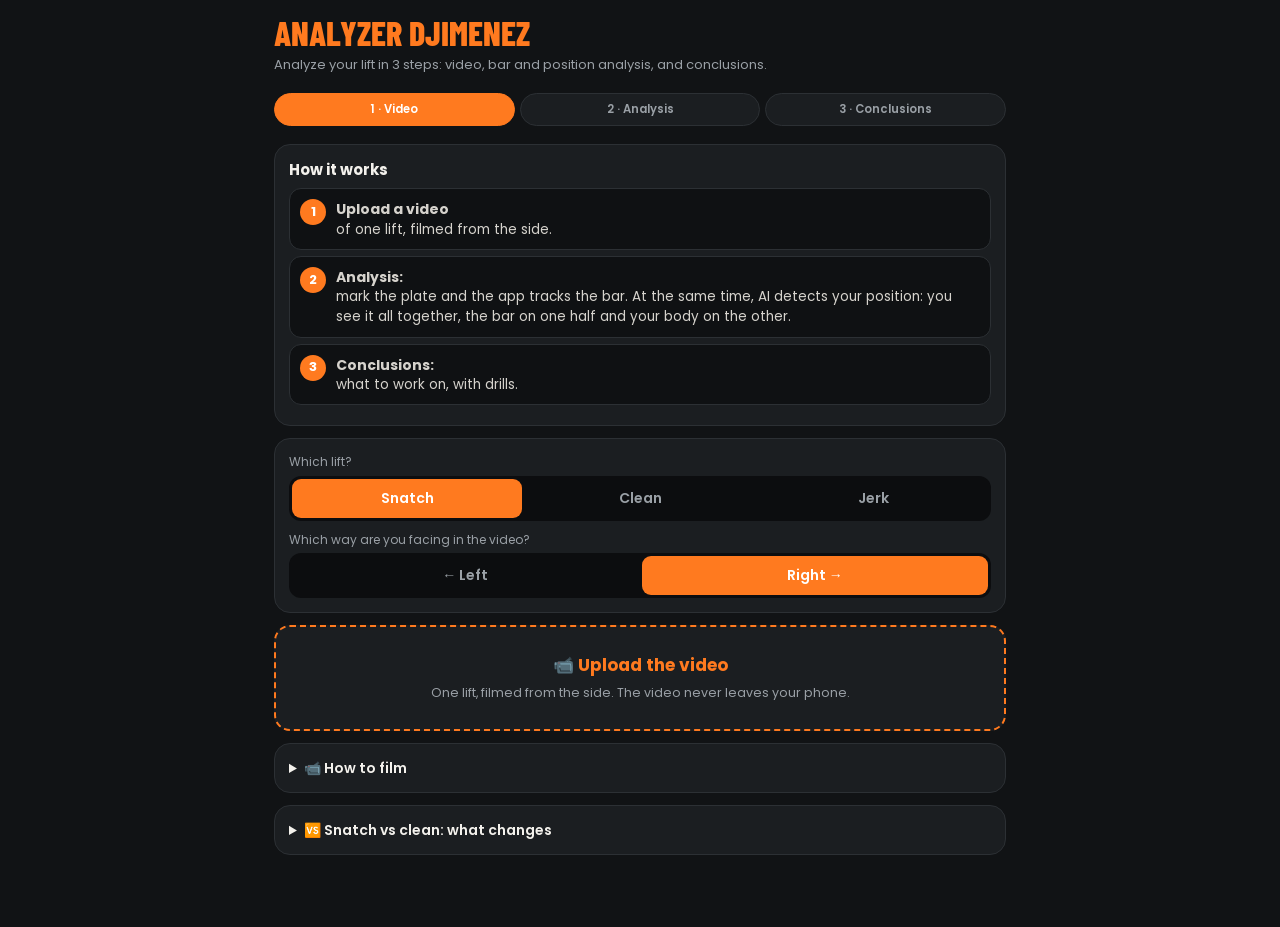
<file: analizador/index.html>
<!DOCTYPE html>
<html lang="fr">
<head>
<meta charset="utf-8">
<meta name="viewport" content="width=device-width, initial-scale=1">
<meta name="theme-color" content="#111315">
<meta name="robots" content="noindex">
<title>Analizador Djimenez</title>
<link href="https://fonts.googleapis.com/css2?family=Barlow+Condensed:wght@700;800&family=Poppins:wght@400;500;600;700;800&display=swap" rel="stylesheet">
<style>
:root{--bg:#111315;--card:#1B1E21;--ink:#F3F1EC;--muted:#9AA0A6;--line:#2C3034;--or:#FF7A1F;--or2:rgba(255,122,31,.15);--ok:#4CC38A;--warn:#F2B33D;--bad:#F06A5A;--cy:#3DD6F5;--am:#FFE14D;--r:16px}
*{box-sizing:border-box}
body{margin:0;background:var(--bg);color:var(--ink);font:15px/1.45 Poppins,system-ui,sans-serif}
.wrap{max-width:760px;margin:0 auto;padding:16px 14px 60px}
h1{font:800 34px/1 "Barlow Condensed",sans-serif;margin:0;text-transform:uppercase}
h1 span{color:var(--or)}
.sub{color:var(--muted);font-size:13px;margin:6px 0 12px}
.steps{display:flex;gap:5px;margin:0 0 12px;position:sticky;top:0;z-index:5;background:var(--bg);padding:6px 0}
.steps span{flex:1;text-align:center;font-size:11.5px;font-weight:600;padding:7px 2px;border-radius:99px;background:var(--card);color:var(--muted);border:1px solid var(--line);white-space:nowrap;overflow:hidden;text-overflow:ellipsis}
.steps span.on{background:var(--or);color:#fff;border-color:var(--or)}
.steps span.ok{color:var(--ok);border-color:rgba(76,195,138,.45)}
.card{background:var(--card);border:1px solid var(--line);border-radius:var(--r);padding:14px;margin-bottom:12px}
.card h2{margin:0 0 8px;font-size:15px}
.seg{display:flex;background:#0C0D0F;border-radius:12px;padding:3px;gap:3px}
.seg button{flex:1;border:0;background:none;color:var(--muted);padding:9px 4px;border-radius:9px;font:600 14px Poppins,sans-serif;cursor:pointer}
.seg button.on{background:var(--or);color:#fff}
.row{display:flex;gap:8px;flex-wrap:wrap;align-items:center}
.lbl{font-size:12px;color:var(--muted);margin:10px 0 5px}
.btn{border:0;border-radius:11px;padding:10px 14px;background:var(--or);color:#fff;font:600 14px Poppins,sans-serif;cursor:pointer}
.btn.sec{background:#2A2E33;color:var(--ink)}
.btn.sm{padding:8px 11px;font-size:13px}
.btn.big{width:100%;padding:16px;font-size:17px;border-radius:14px;margin-top:4px}
.btn:disabled{opacity:.4;cursor:default}
.drop{border:2px dashed var(--or);border-radius:var(--r);padding:26px 14px;text-align:center;cursor:pointer;display:block}
.drop b{display:block;font-size:17px;margin-bottom:3px;color:var(--or)}
.stage{position:relative;background:#000;border-radius:12px;overflow:hidden;touch-action:manipulation}
canvas#cv{display:block;width:auto;max-width:100%;max-height:80vh;height:auto;margin:0 auto}
.velo{position:absolute;inset:0;z-index:3;display:flex;flex-direction:column;align-items:center;justify-content:center;gap:10px;background:rgba(0,0,0,.45);color:#fff;font-size:13px;cursor:pointer}
.velo .btn{padding:18px 28px;font-size:19px;border-radius:16px;box-shadow:0 10px 30px rgba(0,0,0,.45)}
.stage.fs .velo{display:none}
.step{background:var(--or2);color:#FFD3B3;border-radius:10px;padding:9px 11px;font-size:13.5px;margin:10px 0}
.step b{color:#fff}
input[type=range]{width:100%;accent-color:var(--or)}
.t{font-variant-numeric:tabular-nums;color:var(--muted);font-size:12.5px;min-width:60px;text-align:right}
.kpis{display:grid;grid-template-columns:repeat(2,1fr);gap:8px;margin-top:8px}
.kpi{background:#0F1113;border:1px solid var(--line);border-radius:12px;padding:10px}
.kpi small{display:block;color:var(--muted);font-size:11.5px}
.kpi b{font:800 26px "Barlow Condensed",sans-serif}
.kpi b em{font-style:normal;font-size:14px;color:var(--muted);margin-left:3px}
.obs{border-left:3px solid var(--ok);background:#0F1113;border-radius:0 10px 10px 0;padding:9px 11px;margin-bottom:8px;font-size:13.5px}
.obs.warn{border-color:var(--warn)}.obs.bad{border-color:var(--bad)}
.obs b{display:block;margin-bottom:2px}
.note{font-size:12.5px;color:var(--muted)}
#iaNota{color:var(--cy);font-weight:600}
ul.tips{margin:6px 0 0;padding-left:18px;font-size:13.5px;color:#D6D3CD}
ul.tips li{margin-bottom:4px}
details summary{cursor:pointer;color:var(--ink);font-size:14px;font-weight:600}
.stage.fs{position:fixed;inset:0;z-index:40;border-radius:0;display:flex;flex-direction:column;justify-content:flex-start;align-items:center;overflow-y:auto;padding-top:env(safe-area-inset-top);padding-bottom:env(safe-area-inset-bottom)}
.stage.fs canvas#cv{width:auto!important;max-width:100%;max-height:calc(100vh - 310px);max-height:calc(100dvh - 310px);touch-action:none;flex:none;margin-top:8px}
.fsbar{display:none}
.duo{display:grid;grid-template-columns:1fr 1fr;gap:8px}.duo .btn{white-space:nowrap;overflow:hidden;text-overflow:ellipsis}
.stage:not(.fs) #fsx{display:none}
#fsok:disabled{opacity:.55}
.stage.fs .fsbar{display:flex;flex-direction:column;gap:8px;width:100%;max-width:760px;padding:10px 12px calc(24px + env(safe-area-inset-bottom));flex:none}
.pl{display:flex;gap:10px;background:#0F1113;border:1px solid var(--line);border-radius:12px;padding:10px;margin-bottom:8px}
.pl>span{flex:none;width:26px;height:26px;border-radius:50%;background:var(--or);color:#fff;font-weight:700;display:grid;place-items:center;font-size:13px}
.pl b{display:block;font-size:14px}.pl p{margin:3px 0;font-size:12.5px;color:#C9C6C0}.pl small{color:var(--or);font-size:12.5px;font-weight:600}
.como .pl{margin-bottom:6px}.como .pl div{font-size:13.5px;color:#D6D3CD;align-self:center}
.navr{display:flex;align-items:center;justify-content:space-between;gap:8px;margin-bottom:8px}
.navr h2{margin:0}
.navr .cnt{font-size:12.5px;color:var(--muted);font-variant-numeric:tabular-nums}
.track{display:flex;align-items:flex-start;gap:12px;overflow-x:auto;scroll-snap-type:x mandatory;scrollbar-width:none;-webkit-overflow-scrolling:touch;overscroll-behavior-x:contain}
.track::-webkit-scrollbar{display:none}
.slide{flex:0 0 100%;scroll-snap-align:start;background:#0F1113;border:1px solid var(--line);border-radius:12px;padding:10px;min-width:0}
.slide .sh{display:flex;justify-content:space-between;align-items:baseline;gap:8px;margin-bottom:6px}
.slide .sh b{font-size:16px}
.slide .d{color:var(--or);font-size:12.5px;font-weight:600}
.slide canvas,.slide img{width:100%;display:block;border-radius:10px;background:#000}
.slide canvas.mc{touch-action:none;cursor:crosshair;width:auto;max-width:100%;max-height:62vh;margin:0 auto}
.slide p{margin:6px 0 0;font-size:13px;color:#C9C6C0}
.slide p.st{color:var(--cy);font-weight:600}
.slide p.done{color:var(--ok);font-weight:600}
.dots{display:flex;gap:6px;justify-content:center;margin-top:10px;flex-wrap:wrap}
.dots i{width:8px;height:8px;border-radius:50%;background:#3A3F45}
.dots i.ok{background:var(--ok)}
.dots i.on{background:var(--or);transform:scale(1.25)}
.resp{display:flex;flex-wrap:wrap;gap:6px;margin-top:8px}
.rb{border:1px solid #3A3F45;background:#15181B;color:var(--ink);border-radius:99px;padding:7px 12px;font:500 13px Poppins,sans-serif;cursor:pointer}
.rb.on{background:var(--or);border-color:var(--or);color:#fff}
.chip{font-size:11.5px;font-weight:600;border-radius:99px;padding:2px 9px;background:#2A2E33;color:var(--muted);white-space:nowrap}
.chip.ok{background:rgba(76,195,138,.15);color:var(--ok)}.chip.warn{background:rgba(242,179,61,.15);color:var(--warn)}.chip.bad{background:rgba(240,106,90,.15);color:var(--bad)}
.ver{font-size:13px;margin-top:4px}
.sub3{font-size:12px;color:var(--muted);text-transform:uppercase;letter-spacing:.05em;margin:10px 0 6px}
.ctl{display:grid;grid-template-columns:2fr 1fr 1fr 1fr;gap:8px;margin-top:8px}.ctl .btn{padding:10px 4px;white-space:nowrap}
.navr .row{flex-wrap:nowrap;flex:none}.navr h2{min-width:0}
#pv{display:block;width:auto;max-width:100%;max-height:52vh;max-height:52dvh;height:auto;margin:0 auto;border-radius:12px;background:#000;cursor:pointer}
.cargando{position:fixed;inset:0;z-index:60;background:rgba(17,19,21,.94);display:flex;flex-direction:column;align-items:center;justify-content:center;gap:14px;color:#fff;font-size:17px;font-weight:600;text-align:center;padding:24px}
.spin{width:44px;height:44px;border:4px solid rgba(255,255,255,.2);border-top-color:var(--or);border-radius:50%;animation:gira .8s linear infinite}
@keyframes gira{to{transform:rotate(360deg)}}
.iachip{position:absolute;left:50%;top:14px;transform:translateX(-50%);z-index:4;background:rgba(0,0,0,.72);color:var(--cy);font-size:13px;font-weight:600;padding:7px 12px;border-radius:99px;display:flex;align-items:center;gap:8px;pointer-events:none;white-space:nowrap}
.iachip .spin{width:16px;height:16px;border-width:2px;border-top-color:var(--cy)}
.modal{position:fixed;inset:0;z-index:70;background:rgba(10,11,12,.86);display:flex;align-items:center;justify-content:center;padding:18px}
.modal .box{background:var(--card);border:1px solid var(--line);border-radius:18px;padding:20px;max-width:420px;width:100%;text-align:center}
.modal h3{font:800 28px/1.05 "Barlow Condensed",sans-serif;text-transform:uppercase;margin:6px 0 8px}
.modal ul{text-align:left;font-size:14px;color:#D6D3CD;padding-left:20px;margin:10px 0 14px}
.precio{font:800 40px "Barlow Condensed",sans-serif;color:var(--or)}.precio small{font-size:16px;color:var(--muted)}
.cuenta input{width:100%;background:#0F1113;border:1px solid var(--line);color:var(--ink);border-radius:11px;padding:12px;font:500 16px Poppins,sans-serif;margin:8px 0}
.cuenta .barra{height:8px;background:#0F1113;border-radius:99px;overflow:hidden;margin:8px 0}.cuenta .barra i{display:block;height:100%;background:var(--or)}
.cuenta .msg{font-size:13px;margin-top:6px;color:var(--warn)}
.cuenta .top{display:flex;justify-content:space-between;align-items:center;gap:8px;font-size:13.5px}
.lnk{background:none;border:0;color:var(--muted);text-decoration:underline;font:500 12.5px Poppins,sans-serif;cursor:pointer;padding:4px}
.toast{position:fixed;left:50%;bottom:22px;transform:translateX(-50%);z-index:80;background:var(--ok);color:#06140c;font-weight:700;padding:12px 18px;border-radius:12px;box-shadow:0 10px 30px rgba(0,0,0,.4)}
.trio{display:grid;grid-template-columns:repeat(3,1fr);gap:8px}.trio .btn{padding:12px 6px;font-size:13.5px;min-height:52px}
.qrbox{background:#fff;border-radius:16px;padding:10px;width:min(300px,72vw);margin:12px auto}.qrbox svg{display:block;width:100%;height:auto}
canvas,.stage,.nosel{-webkit-user-select:none;user-select:none;-webkit-touch-callout:none;-webkit-tap-highlight-color:transparent}
.hidden{display:none!important}
.opcs-pago{display:grid;grid-template-columns:1fr 1fr;gap:10px;margin:14px 0 6px;align-items:stretch}.opc-pago{display:flex;flex-direction:column;justify-content:space-between;gap:6px;padding:12px;border:1px solid var(--line);border-radius:14px;text-align:center}.opc-pago.dest{border-color:var(--or)}.opc-pago .precio{margin:2px 0;font-size:30px;line-height:1.1}.opc-pago .precio small{display:block;font-size:13px;margin-top:4px;white-space:nowrap}
</style>
</head>
<body>
<div class="wrap">
  <h1><span data-t="h1a"></span> <span>Djimenez</span></h1>
  <p class="sub" data-t="sub"></p>
  <div class="steps" id="steps"><span class="on" data-t="st1"></span><span data-t="st2"></span><span data-t="st3"></span></div>

  <!-- 1 · inicio -->
  <div id="inicio">
    <div class="card como"><h2 data-t="comoT"></h2>
      <div class="pl"><span>1</span><div data-t="paso1"></div></div>
      <div class="pl"><span>2</span><div data-t="paso2"></div></div>
      <div class="pl"><span>3</span><div data-t="paso3"></div></div>
    </div>
    <div class="card">
      <div class="lbl" style="margin-top:0" data-t="liftT"></div>
      <div class="seg" id="lift"><button data-l="snatch" class="on">Snatch</button><button data-l="clean">Clean</button><button data-l="jerk">Jerk</button></div>
      <div class="lbl" data-t="lado"></div>
      <div class="seg" id="face"><button data-f="-1" data-t="izq"></button><button data-f="1" class="on" data-t="der"></button></div>
    </div>
    <div class="card cuenta hidden" id="cuenta"></div>
    <label class="drop card" id="drop"><input type="file" id="file" accept="video/*" hidden><b data-t="subir"></b><span class="note" data-t="subirN"></span></label>
    <div class="card"><details><summary data-t="tipsT"></summary><ul class="tips"><li data-t="tip1"></li><li data-t="tip2"></li><li data-t="tip3"></li><li data-t="tip4"></li><li data-t="tip5"></li></ul></details></div>
    <div class="card"><details><summary data-t="vsT"></summary><ul class="tips"><li data-t="vs1"></li><li data-t="vs2"></li><li data-t="vs3"></li><li data-t="vs4"></li></ul><p class="note" data-t="vsN"></p></details></div>
  </div>

  <!-- 2a · seguir el disco -->
  <div id="work" class="hidden">
    <div class="card">
      <div class="stage" id="stage"><div class="velo" id="velo"><button class="btn" id="empezar" data-t="empezar"></button><span data-t="empezarN"></span></div><div class="iachip hidden" id="iachip"><span class="spin"></span><span id="iachipT"></span></div><button class="btn sec" id="fsx" style="position:absolute;top:10px;right:10px;z-index:2">✕</button><canvas id="cv"></canvas><div class="fsbar"><p class="step" id="fsstep" style="margin:0"></p><div class="row"><button class="btn sec" id="fsprev">◀︎ 1</button><input type="range" id="fscrub" min="0" max="1000" value="0" style="flex:1"><button class="btn sec" id="fsnext">1 ▶︎</button><span class="t" id="fstl"></span></div><div class="duo"><button class="btn sec" id="fsundo" data-t="deshacer"></button><button class="btn sec" id="fsauto" data-t="detectar"></button></div><button class="btn" id="fsok" style="width:100%;padding:14px;font-size:16px" data-t="hecho"></button></div></div>
      <div class="step" id="step"></div>
      <div class="row"><button class="btn sec" id="prev">◀︎ 1</button><input type="range" id="scrub" min="0" max="1000" value="0" style="flex:1"><button class="btn sec" id="next">1 ▶︎</button><span class="t" id="tlabel"></span></div>
      <div class="row" style="margin-top:10px">
        <button class="btn" id="go" disabled data-t="seguir"></button>
        <button class="btn sec" id="stop" disabled data-t="parar"></button>
        <button class="btn sec" id="undo" data-t="deshacer"></button>
        <button class="btn sec" id="redo" data-t="redo"></button>
      </div>
    </div>
  </div>

  <!-- 2b · análisis: barra y posición juntas -->
  <div id="pAnal" class="hidden">
    <div class="card nosel"><h2 id="resT" style="margin-bottom:6px"></h2><canvas id="pv"></canvas><p class="note" id="iaNota" style="margin:6px 0 0"></p>
      <div class="ctl"><button class="btn" id="rpgo"></button><button class="btn sec" id="rpini" data-t="otra"></button><button class="btn sec" id="rploop"></button><button class="btn sec" id="rpvel"></button></div></div>
    <div class="card" id="elegir"><h2 data-t="elT"></h2><div class="duo"><button class="btn" id="elPaso" data-t="elPaso"></button><button class="btn sec" id="elConc" data-t="elConc"></button></div></div>
    <div id="detalle" class="hidden">
    <div class="card"><h2 data-t="barraT"></h2><div id="planB"></div></div>
    <div class="card" id="cardEsc">
      <div class="navr"><h2 data-t="escT"></h2><div class="row"><span class="cnt" id="escCnt"></span><button class="btn sec sm" id="escPrev">◀︎</button><button class="btn sec sm" id="escNext">▶︎</button></div></div>
      <p class="note" style="margin:0 0 8px" id="escN"></p>
      <div class="track" id="escTrack"></div>
      <div class="dots" id="escDots"></div>
    </div>
    <div class="card"><details><summary data-t="datosT"></summary><div class="kpis" id="kpis"></div><div id="obs" style="margin-top:10px"></div><p class="note" data-t="orient"></p><button class="btn sec" id="dl" style="width:100%;margin-top:6px" data-t="dl"></button><p class="note" id="dlnota" style="margin:6px 0 0"></p></details></div>
    <button class="btn big" id="sigConc" data-t="sigConc" style="margin-bottom:12px"></button>
    </div>
    <div class="card"><h2 data-t="compT"></h2><p class="note" style="margin:0 0 10px" data-t="compN"></p><div class="trio"><button class="btn" id="compVid" data-t="compVid"></button><button class="btn sec" id="compWa" data-t="compWa"></button><button class="btn sec" id="compQr" data-t="compQr"></button></div><p class="note" id="compNota" style="margin:8px 0 0"></p></div>
    <button class="btn sec" id="corregir" style="width:100%" data-t="corregir"></button>
  </div>

  <!-- 3 · conclusiones -->
  <div id="pConc" class="hidden">
    <div class="card" id="cardConc">
      <div class="navr"><h2 data-t="conT"></h2><div class="row"><span class="cnt" id="conCnt"></span><button class="btn sec sm" id="conPrev">◀︎</button><button class="btn sec sm" id="conNext">▶︎</button></div></div>
      <div class="track" id="conTrack"></div>
      <div class="dots" id="conDots"></div>
    </div>
    <div class="card"><div class="row"><button class="btn sec" id="copy" data-t="copy"></button><span class="note" id="copied"></span></div></div>
    <div class="card"><h2 data-t="appT"></h2><div class="trio" style="grid-template-columns:repeat(2,1fr)"><button class="btn sec" id="appWa" data-t="compWa"></button><button class="btn sec" id="appQr" data-t="compQr"></button></div></div>
    <div class="card" id="otroCard"><h2 data-t="otroT"></h2><div class="trio" id="otroLifts" style="grid-template-columns:repeat(2,1fr)"></div><button class="btn sec" id="otro" style="width:100%;margin-top:8px" data-t="otro"></button></div>
    <button class="btn sec" id="volverP" style="width:100%;margin-top:8px" data-t="volverP"></button>
  </div>
</div>
<div id="qrM" class="modal hidden"><div class="box"><h3 data-t="qrT"></h3><p class="note" style="margin:0" data-t="qrN"></p><div class="qrbox"><svg xmlns="http://www.w3.org/2000/svg" viewBox="0 0 37 37" shape-rendering="crispEdges"><rect width="100%" height="100%" fill="#fff"/><path d="M4 4h1v1h-1zM5 4h1v1h-1zM6 4h1v1h-1zM7 4h1v1h-1zM8 4h1v1h-1zM9 4h1v1h-1zM10 4h1v1h-1zM12 4h1v1h-1zM15 4h1v1h-1zM19 4h1v1h-1zM20 4h1v1h-1zM21 4h1v1h-1zM22 4h1v1h-1zM23 4h1v1h-1zM24 4h1v1h-1zM26 4h1v1h-1zM27 4h1v1h-1zM28 4h1v1h-1zM29 4h1v1h-1zM30 4h1v1h-1zM31 4h1v1h-1zM32 4h1v1h-1zM4 5h1v1h-1zM10 5h1v1h-1zM12 5h1v1h-1zM13 5h1v1h-1zM18 5h1v1h-1zM19 5h1v1h-1zM21 5h1v1h-1zM22 5h1v1h-1zM26 5h1v1h-1zM32 5h1v1h-1zM4 6h1v1h-1zM6 6h1v1h-1zM7 6h1v1h-1zM8 6h1v1h-1zM10 6h1v1h-1zM15 6h1v1h-1zM16 6h1v1h-1zM17 6h1v1h-1zM18 6h1v1h-1zM19 6h1v1h-1zM22 6h1v1h-1zM23 6h1v1h-1zM26 6h1v1h-1zM28 6h1v1h-1zM29 6h1v1h-1zM30 6h1v1h-1zM32 6h1v1h-1zM4 7h1v1h-1zM6 7h1v1h-1zM7 7h1v1h-1zM8 7h1v1h-1zM10 7h1v1h-1zM12 7h1v1h-1zM13 7h1v1h-1zM21 7h1v1h-1zM23 7h1v1h-1zM26 7h1v1h-1zM28 7h1v1h-1zM29 7h1v1h-1zM30 7h1v1h-1zM32 7h1v1h-1zM4 8h1v1h-1zM6 8h1v1h-1zM7 8h1v1h-1zM8 8h1v1h-1zM10 8h1v1h-1zM15 8h1v1h-1zM17 8h1v1h-1zM21 8h1v1h-1zM23 8h1v1h-1zM26 8h1v1h-1zM28 8h1v1h-1zM29 8h1v1h-1zM30 8h1v1h-1zM32 8h1v1h-1zM4 9h1v1h-1zM10 9h1v1h-1zM13 9h1v1h-1zM15 9h1v1h-1zM16 9h1v1h-1zM18 9h1v1h-1zM22 9h1v1h-1zM23 9h1v1h-1zM26 9h1v1h-1zM32 9h1v1h-1zM4 10h1v1h-1zM5 10h1v1h-1zM6 10h1v1h-1zM7 10h1v1h-1zM8 10h1v1h-1zM9 10h1v1h-1zM10 10h1v1h-1zM12 10h1v1h-1zM14 10h1v1h-1zM16 10h1v1h-1zM18 10h1v1h-1zM20 10h1v1h-1zM22 10h1v1h-1zM24 10h1v1h-1zM26 10h1v1h-1zM27 10h1v1h-1zM28 10h1v1h-1zM29 10h1v1h-1zM30 10h1v1h-1zM31 10h1v1h-1zM32 10h1v1h-1zM12 11h1v1h-1zM13 11h1v1h-1zM15 11h1v1h-1zM16 11h1v1h-1zM17 11h1v1h-1zM18 11h1v1h-1zM20 11h1v1h-1zM21 11h1v1h-1zM22 11h1v1h-1zM23 11h1v1h-1zM24 11h1v1h-1zM4 12h1v1h-1zM6 12h1v1h-1zM7 12h1v1h-1zM9 12h1v1h-1zM10 12h1v1h-1zM11 12h1v1h-1zM13 12h1v1h-1zM15 12h1v1h-1zM16 12h1v1h-1zM17 12h1v1h-1zM18 12h1v1h-1zM19 12h1v1h-1zM20 12h1v1h-1zM21 12h1v1h-1zM22 12h1v1h-1zM26 12h1v1h-1zM29 12h1v1h-1zM31 12h1v1h-1zM32 12h1v1h-1zM5 13h1v1h-1zM7 13h1v1h-1zM12 13h1v1h-1zM14 13h1v1h-1zM15 13h1v1h-1zM16 13h1v1h-1zM20 13h1v1h-1zM21 13h1v1h-1zM22 13h1v1h-1zM23 13h1v1h-1zM24 13h1v1h-1zM25 13h1v1h-1zM26 13h1v1h-1zM27 13h1v1h-1zM28 13h1v1h-1zM32 13h1v1h-1zM4 14h1v1h-1zM5 14h1v1h-1zM6 14h1v1h-1zM10 14h1v1h-1zM11 14h1v1h-1zM13 14h1v1h-1zM15 14h1v1h-1zM16 14h1v1h-1zM18 14h1v1h-1zM20 14h1v1h-1zM22 14h1v1h-1zM24 14h1v1h-1zM26 14h1v1h-1zM27 14h1v1h-1zM30 14h1v1h-1zM31 14h1v1h-1zM7 15h1v1h-1zM9 15h1v1h-1zM12 15h1v1h-1zM14 15h1v1h-1zM15 15h1v1h-1zM17 15h1v1h-1zM18 15h1v1h-1zM19 15h1v1h-1zM23 15h1v1h-1zM24 15h1v1h-1zM25 15h1v1h-1zM26 15h1v1h-1zM27 15h1v1h-1zM28 15h1v1h-1zM32 15h1v1h-1zM6 16h1v1h-1zM7 16h1v1h-1zM9 16h1v1h-1zM10 16h1v1h-1zM11 16h1v1h-1zM12 16h1v1h-1zM13 16h1v1h-1zM14 16h1v1h-1zM21 16h1v1h-1zM29 16h1v1h-1zM30 16h1v1h-1zM5 17h1v1h-1zM8 17h1v1h-1zM11 17h1v1h-1zM12 17h1v1h-1zM16 17h1v1h-1zM17 17h1v1h-1zM19 17h1v1h-1zM20 17h1v1h-1zM21 17h1v1h-1zM23 17h1v1h-1zM25 17h1v1h-1zM26 17h1v1h-1zM30 17h1v1h-1zM31 17h1v1h-1zM32 17h1v1h-1zM6 18h1v1h-1zM9 18h1v1h-1zM10 18h1v1h-1zM12 18h1v1h-1zM13 18h1v1h-1zM16 18h1v1h-1zM18 18h1v1h-1zM22 18h1v1h-1zM23 18h1v1h-1zM27 18h1v1h-1zM30 18h1v1h-1zM31 18h1v1h-1zM32 18h1v1h-1zM4 19h1v1h-1zM7 19h1v1h-1zM11 19h1v1h-1zM12 19h1v1h-1zM13 19h1v1h-1zM14 19h1v1h-1zM15 19h1v1h-1zM16 19h1v1h-1zM17 19h1v1h-1zM23 19h1v1h-1zM24 19h1v1h-1zM25 19h1v1h-1zM26 19h1v1h-1zM28 19h1v1h-1zM31 19h1v1h-1zM4 20h1v1h-1zM5 20h1v1h-1zM10 20h1v1h-1zM11 20h1v1h-1zM14 20h1v1h-1zM15 20h1v1h-1zM22 20h1v1h-1zM23 20h1v1h-1zM24 20h1v1h-1zM25 20h1v1h-1zM27 20h1v1h-1zM28 20h1v1h-1zM29 20h1v1h-1zM31 20h1v1h-1zM5 21h1v1h-1zM7 21h1v1h-1zM8 21h1v1h-1zM11 21h1v1h-1zM14 21h1v1h-1zM16 21h1v1h-1zM17 21h1v1h-1zM19 21h1v1h-1zM21 21h1v1h-1zM22 21h1v1h-1zM27 21h1v1h-1zM29 21h1v1h-1zM30 21h1v1h-1zM31 21h1v1h-1zM4 22h1v1h-1zM6 22h1v1h-1zM9 22h1v1h-1zM10 22h1v1h-1zM13 22h1v1h-1zM19 22h1v1h-1zM21 22h1v1h-1zM22 22h1v1h-1zM25 22h1v1h-1zM30 22h1v1h-1zM8 23h1v1h-1zM9 23h1v1h-1zM11 23h1v1h-1zM12 23h1v1h-1zM16 23h1v1h-1zM19 23h1v1h-1zM20 23h1v1h-1zM21 23h1v1h-1zM23 23h1v1h-1zM24 23h1v1h-1zM25 23h1v1h-1zM28 23h1v1h-1zM30 23h1v1h-1zM5 24h1v1h-1zM6 24h1v1h-1zM7 24h1v1h-1zM9 24h1v1h-1zM10 24h1v1h-1zM13 24h1v1h-1zM14 24h1v1h-1zM15 24h1v1h-1zM17 24h1v1h-1zM19 24h1v1h-1zM20 24h1v1h-1zM21 24h1v1h-1zM22 24h1v1h-1zM23 24h1v1h-1zM24 24h1v1h-1zM25 24h1v1h-1zM26 24h1v1h-1zM27 24h1v1h-1zM28 24h1v1h-1zM29 24h1v1h-1zM30 24h1v1h-1zM12 25h1v1h-1zM13 25h1v1h-1zM16 25h1v1h-1zM17 25h1v1h-1zM18 25h1v1h-1zM22 25h1v1h-1zM23 25h1v1h-1zM24 25h1v1h-1zM28 25h1v1h-1zM29 25h1v1h-1zM30 25h1v1h-1zM31 25h1v1h-1zM32 25h1v1h-1zM4 26h1v1h-1zM5 26h1v1h-1zM6 26h1v1h-1zM7 26h1v1h-1zM8 26h1v1h-1zM9 26h1v1h-1zM10 26h1v1h-1zM12 26h1v1h-1zM13 26h1v1h-1zM14 26h1v1h-1zM16 26h1v1h-1zM17 26h1v1h-1zM20 26h1v1h-1zM21 26h1v1h-1zM23 26h1v1h-1zM24 26h1v1h-1zM26 26h1v1h-1zM28 26h1v1h-1zM29 26h1v1h-1zM31 26h1v1h-1zM4 27h1v1h-1zM10 27h1v1h-1zM12 27h1v1h-1zM13 27h1v1h-1zM14 27h1v1h-1zM15 27h1v1h-1zM19 27h1v1h-1zM20 27h1v1h-1zM22 27h1v1h-1zM24 27h1v1h-1zM28 27h1v1h-1zM29 27h1v1h-1zM31 27h1v1h-1zM4 28h1v1h-1zM6 28h1v1h-1zM7 28h1v1h-1zM8 28h1v1h-1zM10 28h1v1h-1zM13 28h1v1h-1zM16 28h1v1h-1zM18 28h1v1h-1zM19 28h1v1h-1zM20 28h1v1h-1zM21 28h1v1h-1zM24 28h1v1h-1zM25 28h1v1h-1zM26 28h1v1h-1zM27 28h1v1h-1zM28 28h1v1h-1zM30 28h1v1h-1zM31 28h1v1h-1zM4 29h1v1h-1zM6 29h1v1h-1zM7 29h1v1h-1zM8 29h1v1h-1zM10 29h1v1h-1zM12 29h1v1h-1zM13 29h1v1h-1zM14 29h1v1h-1zM15 29h1v1h-1zM17 29h1v1h-1zM18 29h1v1h-1zM19 29h1v1h-1zM20 29h1v1h-1zM21 29h1v1h-1zM22 29h1v1h-1zM23 29h1v1h-1zM25 29h1v1h-1zM27 29h1v1h-1zM28 29h1v1h-1zM29 29h1v1h-1zM32 29h1v1h-1zM4 30h1v1h-1zM6 30h1v1h-1zM7 30h1v1h-1zM8 30h1v1h-1zM10 30h1v1h-1zM12 30h1v1h-1zM13 30h1v1h-1zM15 30h1v1h-1zM16 30h1v1h-1zM18 30h1v1h-1zM20 30h1v1h-1zM24 30h1v1h-1zM27 30h1v1h-1zM30 30h1v1h-1zM32 30h1v1h-1zM4 31h1v1h-1zM10 31h1v1h-1zM15 31h1v1h-1zM16 31h1v1h-1zM17 31h1v1h-1zM19 31h1v1h-1zM22 31h1v1h-1zM24 31h1v1h-1zM27 31h1v1h-1zM28 31h1v1h-1zM29 31h1v1h-1zM31 31h1v1h-1zM4 32h1v1h-1zM5 32h1v1h-1zM6 32h1v1h-1zM7 32h1v1h-1zM8 32h1v1h-1zM9 32h1v1h-1zM10 32h1v1h-1zM12 32h1v1h-1zM13 32h1v1h-1zM15 32h1v1h-1zM16 32h1v1h-1zM17 32h1v1h-1zM18 32h1v1h-1zM20 32h1v1h-1zM22 32h1v1h-1zM23 32h1v1h-1zM24 32h1v1h-1zM27 32h1v1h-1zM31 32h1v1h-1z" fill="#111315"/></svg></div><b>analizador.djimenezapps.com</b><br><button class="btn sec" id="qrX" style="margin-top:14px;width:100%" data-t="cerrar"></button></div></div>
<div id="muro" class="modal hidden"><div class="box" id="muroBox"></div></div>
<div id="carga" class="cargando hidden"><div class="spin"></div><div id="cargaT"></div><small class="note" id="cargaN"></small></div>
<video id="v" playsinline muted preload="auto" style="display:none"></video>
<script>
/* ---------- idioma: el del móvil (francés, español o inglés); si es otro, francés ---------- */
const LANG=(()=>{try{const ql=new URLSearchParams(location.search).get("lang");if(ql==="es"||ql==="fr"||ql==="en")return ql}catch(e){}const ls=(navigator.languages&&navigator.languages.length?navigator.languages:[navigator.language||"fr"]).map(x=>(x||"").toLowerCase());for(const l of ls){if(l.startsWith("fr"))return "fr";if(l.startsWith("es")||l.startsWith("ca")||l.startsWith("gl")||l.startsWith("eu"))return "es";if(l.startsWith("en"))return "en"}return "fr"})();
const LOC={es:"es-ES",fr:"fr-FR",en:"en-GB"}[LANG];
const t=(es,fr,en)=>LANG==="fr"?fr:LANG==="en"?en:es;
document.documentElement.lang=LANG;
document.title=t("Analizador Djimenez · halterofilia","Analyseur Djimenez · haltérophilie","Djimenez Analyzer · weightlifting");
const I={
 h1a:["Analizador","Analyseur","Analyzer"],
 sub:["Analiza tu levantamiento en 3 pasos: vídeo, análisis de barra y posición, y conclusiones.","Analyse ton mouvement en 3 étapes : vidéo, analyse de la barre et de la position, et conclusions.","Analyze your lift in 3 steps: video, bar and position analysis, and conclusions."],
 st1:["1 · Vídeo","1 · Vidéo","1 · Video"],st2:["2 · Análisis","2 · Analyse","2 · Analysis"],st3:["3 · Conclusiones","3 · Conclusions","3 · Conclusions"],
 comoT:["Cómo funciona","Comment ça marche","How it works"],
 paso1:["<b>Sube el vídeo</b> de un levantamiento, grabado de lado.","<b>Charge la vidéo</b> d'un mouvement, filmé de profil.","<b>Upload a video</b> of one lift, filmed from the side."],
 paso2:["<b>Análisis:</b> marcas el disco y la app sigue la barra. A la vez, la IA detecta tu posición: lo ves todo junto, la barra en una mitad y tu cuerpo en la otra.","<b>Analyse :</b> tu marques le disque et l'appli suit la barre. En même temps, l'IA détecte ta position : tu vois tout ensemble, la barre d'un côté et ton corps de l'autre.","<b>Analysis:</b> mark the plate and the app tracks the bar. At the same time, AI detects your position: you see it all together, the bar on one half and your body on the other."],
 paso3:["<b>Conclusiones:</b> lo que tienes que trabajar, con ejercicios.","<b>Conclusions :</b> ce que tu dois travailler, avec des exercices.","<b>Conclusions:</b> what to work on, with drills."],
 liftT:["¿Qué levantamiento es?","Quel mouvement ?","Which lift?"],
 lado:["¿Hacia dónde miras en el vídeo?","De quel côté regardes-tu dans la vidéo ?","Which way are you facing in the video?"],
 izq:["← Izquierda","← Gauche","← Left"],der:["Derecha →","Droite →","Right →"],
 tipsT:["📹 Cómo grabar el vídeo","📹 Comment filmer","📹 How to film"],
 tip1:["<b>Un solo levantamiento</b> por vídeo, de 3 a 15 s (máximo 30).","<b>Un seul mouvement</b> par vidéo, de 3 à 15 s (30 max).","<b>One lift</b> per video, 3 to 15 s (30 max)."],
 tip2:["<b>1080p a 60 fps</b> es lo ideal. El 4K funciona, pero va más lento.","<b>1080p à 60 ips</b>, c'est l'idéal. La 4K marche, mais c'est plus lent.","<b>1080p at 60 fps</b> is ideal. 4K works, but it's slower."],
 tip3:["<b>Totalmente de lado</b>, con el móvil fijo a la altura de la cadera, a 3–4 m.","<b>Bien de profil</b>, téléphone fixe à hauteur de hanche, à 3–4 m.","<b>Fully side-on</b>, phone fixed at hip height, 3–4 m away."],
 tip4:["Que salgan <b>el cuerpo entero y el disco completo</b> todo el rato, con buena luz: así la IA detecta mejor tu cuerpo.","<b>Tout le corps et le disque entier</b> doivent rester dans le cadre, avec une bonne lumière : l'IA détecte mieux ton corps.","Keep <b>your whole body and the whole plate</b> in frame the entire time, with good light: the AI detects your body better."],
 tip5:["Deja grabando <b>hasta que estés de pie del todo</b>.","Continue de filmer <b>jusqu'à être complètement debout</b>.","Keep recording <b>until you're fully standing</b>."],
 vsT:["🆚 Snatch vs clean: qué cambia","🆚 Snatch vs clean : ce qui change","🆚 Snatch vs clean: what changes"],
 vs1:["<b>Salida:</b> en el snatch la cadera va más baja (el agarre es más ancho); en el clean, más alta.","<b>Départ :</b> au snatch, la hanche est plus basse (prise plus large) ; au clean, plus haute.","<b>Start:</b> in the snatch your hips sit lower (wider grip); in the clean, higher."],
 vs2:["<b>Contacto:</b> en el snatch la barra toca más arriba, en la cadera; en el clean, más abajo, en la parte alta del muslo.","<b>Contact :</b> au snatch, la barre touche plus haut, à la hanche ; au clean, plus bas, en haut des cuisses.","<b>Contact:</b> in the snatch the bar meets you higher, at the hips; in the clean, lower, on the upper thighs."],
 vs3:["<b>Recepción:</b> los dos piden tobillos móviles para recibir abajo con el tronco recto; el snatch, además, hombros.","<b>Réception :</b> les deux demandent des chevilles mobiles pour réceptionner bas, buste droit ; le snatch, en plus, des épaules.","<b>Catch:</b> both need mobile ankles to catch low with an upright torso; the snatch also needs mobile shoulders."],
 vs4:["<b>¿Cuál cuesta más?</b> El snatch pide más técnica, velocidad y movilidad; el clean, más fuerza.","<b>Le plus dur ?</b> Le snatch demande plus de technique, de vitesse et de mobilité ; le clean, plus de force.","<b>Which is harder?</b> The snatch takes more technique, speed and mobility; the clean, more strength."],
 vsN:["La app lo tiene en cuenta: mide la altura de tu cadera en la salida, dónde toca la barra respecto a tu cadera y cuánto se flexiona tu tobillo en la recepción.","L'appli en tient compte : elle mesure la hauteur de ta hanche au départ, où la barre touche par rapport à ta hanche et la flexion de ta cheville à la réception.","The app takes this into account: it measures your hip height at the start, where the bar meets you relative to your hip, and how much your ankle bends in the catch."],
 subir:["📹 Sube el vídeo","📹 Charge la vidéo","📹 Upload the video"],
 subirN:["Un solo levantamiento, grabado de lado. El vídeo no sale de tu móvil.","Un seul mouvement, filmé de profil. La vidéo ne quitte pas ton téléphone.","One lift, filmed from the side. The video never leaves your phone."],
 empezar:["▶︎ Toca para empezar","▶︎ Touche pour commencer","▶︎ Tap to start"],
 empezarN:["Se abre en grande con los pasos","Elle s'ouvre en grand avec les étapes","Opens full screen with the steps"],
 detectar:["🎯 Detectar disco","🎯 Détecter le disque","🎯 Detect plate"],
 deshacer:["↩︎ Deshacer","↩︎ Annuler","↩︎ Undo"],hecho:["Hecho","OK","Done"],
 seguir:["Seguir el disco","Suivre le disque","Track the plate"],parar:["Parar y analizar","Arrêter et analyser","Stop and analyze"],redo:["Empezar de nuevo","Recommencer","Start over"],
 barraIntro:["A un lado, el recorrido de tu barra; al otro, tu posición detectada por la IA. Se repite solo: toca el vídeo para pausar.","D'un côté, la trajectoire de ta barre ; de l'autre, ta position détectée par l'IA. Ça tourne en boucle : touche la vidéo pour mettre en pause.","On one side, your bar path; on the other, your position detected by AI. It loops by itself: tap the video to pause."],
 otra:["↺","↺","↺"],velT:["Velocidad","Vitesse","Speed"],
 elT:["¿Qué quieres ver ahora?","Tu veux voir quoi maintenant ?","What do you want to see now?"],
 elPaso:["🔍 Paso a paso","🔍 Pas à pas","🔍 Step by step"],elConc:["✅ Conclusiones","✅ Conclusions","✅ Conclusions"],
 vel1:["Normal","Normale","Normal"],vel2:["Lenta ½","Lente ½","Slow ½"],vel3:["Muy lenta ¼","Très lente ¼","Very slow ¼"],
 barraT:["🏋️ Qué corregir en la barra","🏋️ Quoi corriger sur la barre","🏋️ What to fix on the bar"],
 datosT:["📊 Ver los datos y descargar el vídeo","📊 Voir les données et télécharger la vidéo","📊 See the data and download the video"],
 orient:["Orientativo: se basa solo en el recorrido del disco.","Indicatif : basé uniquement sur la trajectoire du disque.","A guide only: based solely on the plate's path."],
 dl:["⬇︎ Descargar el vídeo","⬇︎ Télécharger la vidéo","⬇︎ Download the video"],
 corregir:["✏️ Corregir el seguimiento del disco","✏️ Corriger le suivi du disque","✏️ Fix the plate tracking"],
 escT:["🧍 Tu posición, momento a momento","🧍 Ta position, moment par moment","🧍 Your position, moment by moment"],
 sigConc:["Ver conclusiones ▶︎","Voir les conclusions ▶︎","See conclusions ▶︎"],
 conT:["✅ Conclusiones","✅ Conclusions","✅ Conclusions"],
 copy:["Copiar resultados","Copier les résultats","Copy results"],
 otroT:["Analiza otro movimiento","Analyse un autre mouvement","Analyze another lift"],otro:["📹 Analizar otro vídeo","📹 Analyser une autre vidéo","📹 Analyze another video"],
 compT:["📲 Compártelo","📲 Partage-le","📲 Share it"],
 compN:["Publica tu vídeo analizado en Instagram o WhatsApp, o pasa la app a tus amigos por WhatsApp o con el QR.","Publie ta vidéo analysée sur Instagram ou WhatsApp, ou passe l'appli à tes potes par WhatsApp ou avec le QR.","Post your analyzed video on Instagram or WhatsApp, or pass the app to friends via WhatsApp or the QR code."],
 compVid:["📤 Publicar mi vídeo","📤 Publier ma vidéo","📤 Post my video"],
 compWa:["💬 WhatsApp","💬 WhatsApp","💬 WhatsApp"],
 compQr:["🔳 Código QR","🔳 QR code","🔳 QR code"],
 appT:["📲 Comparte la app","📲 Partage l'appli","📲 Share the app"],
 qrT:["Escanea y analiza","Scanne et analyse","Scan and analyze"],
 qrN:["Enséñaselo a tus amigos del box: lo abren con la cámara.","Montre-le à tes potes de la salle : ils l'ouvrent avec l'appareil photo.","Show it to your gym friends: they open it with their camera."],
 cerrar:["Cerrar","Fermer","Close"],
 volverP:["◀︎ Volver al análisis","◀︎ Retour à l'analyse","◀︎ Back to the analysis"]
};
const LI={es:0,fr:1,en:2}[LANG];
document.querySelectorAll("[data-t]").forEach(e=>{const v=I[e.dataset.t];if(v)e.innerHTML=v[LI]});
const ESC_IA=t("La IA ha marcado tu <b>hombro, cadera, rodilla y tobillo</b> en cada momento clave. Si algún punto no está en su sitio, arrástralo; si una escena no tiene puntos, tócalos tú. Responde la pregunta y pasa sola a la siguiente.","L'IA a marqué ton <b>épaule, ta hanche, ton genou et ta cheville</b> à chaque moment clé. Si un point n'est pas à sa place, fais-le glisser ; si une scène n'a pas de points, touche-les toi-même. Réponds à la question et ça passe tout seul à la suivante.","The AI has marked your <b>shoulder, hip, knee and ankle</b> at each key moment. If a point is off, drag it; if a scene has no points, tap them yourself. Answer the question and it moves on by itself.");
const ESC_MANO=t("En cada momento clave, toca en la foto tu <b>hombro, cadera, rodilla y tobillo</b> y responde la pregunta. Pasa sola a la siguiente.","À chaque moment clé, touche sur la photo ton <b>épaule, ta hanche, ton genou et ta cheville</b> et réponds à la question. Ça passe tout seul à la suivante.","At each key moment, tap your <b>shoulder, hip, knee and ankle</b> on the photo and answer the question. It moves on by itself.");

const $=s=>document.querySelector(s);
const V=$("#v"), CV=$("#cv"), X=CV.getContext("2d",{willReadFrequently:true});
const S={lift:"snatch",face:1,mode:"idle",cal:[],pts:[],dt:1/30,pxcm:null,tpl:null,running:false,esc:[],pose:null};
const DISCO=45; // cm de diámetro de un disco olímpico (bumper)
const AM="#FFE14D",CY="#3DD6F5"; // amarillo de la barra, cian del cuerpo
function n(v,d=0){return (Math.round(v*10**d)/10**d).toLocaleString(LOC,{minimumFractionDigits:d,maximumFractionDigits:d})}
const seg=v=>n(v,2)+" s";
$("#tlabel").textContent=seg(0);$("#fstl").textContent=seg(0);

/* ---------- IA de postura (MediaPipe, en el propio móvil) ---------- */
const MP="https://cdn.jsdelivr.net/npm/@mediapipe/tasks-vision@1.2.3";
const MODELO="https://storage.googleapis.com/mediapipe-models/pose_landmarker/pose_landmarker_full/float16/latest/pose_landmarker_full.task";
let PL=null,PLp=null;
function cargarIA(){
  if(PLp)return PLp;
  PLp=(async()=>{
    const v=await import(MP+"/vision_bundle.mjs");
    const fs=await v.FilesetResolver.forVisionTasks(MP+"/wasm");
    const mk=d=>v.PoseLandmarker.createFromOptions(fs,{baseOptions:{modelAssetPath:MODELO,delegate:d},runningMode:"IMAGE",numPoses:1});
    try{PL=await mk("GPU")}catch(e){PL=await mk("CPU")}
    return PL;
  })().catch(e=>{console.warn("IA",e);PLp=null;return null});
  return PLp;
}
// puntos del lado que da a la cámara: hombro, codo, muñeca, cadera, rodilla, tobillo, talón, punta del pie
const LAD={L:[11,13,15,23,25,27,29,31],R:[12,14,16,24,26,28,30,32]};
S.pv=new Map(); // posturas ya detectadas, por tiempo (ms)
function poseAhora(){if(!PL||S.tAct==null)return null;const k=Math.round(S.tAct*1000);if(!S.pv.has(k))S.pv.set(k,detectar());return S.pv.get(k)}
function ladoDe(lm){const s=a=>a.reduce((x,k)=>x+(lm[k].visibility||0),0);return s([11,23,25,27])>=s([12,24,26,28])?"L":"R"}
function pintaPoseVivo(){if(S.grabando||!S.running)return;poseAhora()} // durante el seguimiento la IA va mirando tu cuerpo sin dibujarlo: se ve después, en la pantalla partida
function detectar(){try{const r=PL&&PL.detect(FC);return r&&r.landmarks&&r.landmarks[0]||null}catch(e){return null}}
function aCV(lm,lado){return LAD[lado].map(k=>({x:lm[k].x*CV.width,y:lm[k].y*CV.height,v:lm[k].visibility||0}))}
async function posturas(prog){
  S.pose=null;S.lado=null;
  const pl=await cargarIA();if(!pl)return false;
  const N=S.pts.length,need=new Set();for(let i=0;i<N;i+=2)need.add(i);need.add(N-1);S.R.claves.forEach(c=>need.add(c[0]));
  const idx=[...need].sort((a,b)=>a-b),raw=[];let vl=0,vr=0;
  for(let j=0;j<idx.length;j++){
    const i=idx[j],k=Math.round(S.pts[i].t*1000);let lm;
    if(S.pv.has(k))lm=S.pv.get(k);else{await seek(S.pts[i].t);lm=poseAhora()}
    if(lm){raw.push({i,t:S.pts[i].t,lm});vl+=[11,23,25,27].reduce((s,k)=>s+(lm[k].visibility||0),0);vr+=[12,24,26,28].reduce((s,k)=>s+(lm[k].visibility||0),0)}
    prog&&prog((j+1)/idx.length);
  }
  if(raw.length<3)return false;
  S.lado=vl>=vr?"L":"R";
  const crudo=raw.map(r=>({i:r.i,t:r.t,p:brazos(aCV(r.lm,S.lado),r.t)}));
  // suavizado en el tiempo: cada punto es la media de sus vecinos (más peso a los cercanos y a los que la IA ve bien)
  S.pose=crudo.map(q=>({i:q.i,t:q.t,p:q.p.map((_,k)=>{let sx=0,sy=0,sw=0;
    for(const o of crudo){const d=(o.t-q.t)/(k===1?0.16:k===2?0.11:0.07);if(Math.abs(d)>2.5)continue;
      // el codo: mismo peso lo vea la IA o se calcule, para que no salte de uno a otro
      const w=Math.exp(-d*d/2)*(k===1?1:(0.3+(o.p[k].v||0)));sx+=o.p[k].x*w;sy+=o.p[k].y*w;sw+=w}
    return {x:sx/sw,y:sy/sw,v:q.p[k].v}})}));
  estabCodos();
  return true;
}
/* codo estable: se suaviza en el tiempo y queda a la largura del brazo desde el hombro (no salta, no se estira).
   Se usa al analizar y cada vez que arrastras un punto; el codo que pones tú a mano se respeta */
function estabCodos(){
  if(!S.pose||!S.pose.length)return;
  const A=S.pose,base=A.map(f=>({x:f.p[1].x,y:f.p[1].y,u:f.p[1].u}));
  A.forEach((f,i)=>{const P=f.p,S0=P[0],c=P[3],torso=Math.hypot(S0.x-c.x,S0.y-c.y)||1,L1=0.62*torso;
    let E=base[i];
    if(!E.u){let sx=0,sy=0,sw=0;A.forEach((o,j)=>{const d=(o.t-f.t)/0.16;if(Math.abs(d)>2.5)return;
      // cada codo vecino, visto desde su propio hombro y llevado a este hombro (así el tronco no arrastra el codo)
      const w=Math.exp(-d*d/2);sx+=(base[j].x-o.p[0].x+S0.x)*w;sy+=(base[j].y-o.p[0].y+S0.y)*w;sw+=w});
      E={x:sx/sw,y:sy/sw}}
    const dx=E.x-S0.x,dy=E.y-S0.y,d=Math.hypot(dx,dy)||1;
    P[1]={...P[1],x:S0.x+dx/d*L1,y:S0.y+dy/d*L1}});
}
// solo vale una postura de un fotograma cercano: si la IA no vio el cuerpo en ese momento, no se inventa
function poseEn(tt){if(!S.pose||!S.pose.length)return null;const A=S.pose;let j=0;while(j<A.length-1&&A[j+1].t<=tt)j++;
  const a=A[j],b=A[Math.min(j+1,A.length-1)];if(Math.min(Math.abs(a.t-tt),Math.abs(b.t-tt))>0.12)return null;
  if(b===a||b.t-a.t>0.3||tt<=a.t)return a; // entre dos detecciones, el cuerpo se mueve poco a poco (sin saltos)
  const f=Math.min(1,(tt-a.t)/(b.t-a.t));return {i:a.i,t:tt,p:a.p.map((q,k)=>({x:q.x+(b.p[k].x-q.x)*f,y:q.y+(b.p[k].y-q.y)*f,v:q.v}))}}
function poseIdx(i){if(!S.pose)return null;let b=S.pose[0];for(const q of S.pose)if(Math.abs(q.i-i)<Math.abs(b.i-i))b=q;return Math.abs(b.i-i)<=3?b:null}
/* brazos: si la IA no ve bien un brazo, se reconstruye con lógica (las manos van en la barra) */
function barEn(tt){if(!S.pts.length)return null;let b=S.pts[0];for(const p of S.pts)if(Math.abs(p.t-tt)<Math.abs(b.t-tt))b=p;return b}
function brazos(p,tt){
  const b=barEn(tt);if(!b)return p;
  const P=p.map(q=>({...q})),S0=P[0],c=P[3],torso=Math.hypot(S0.x-c.x,S0.y-c.y)||1;
  const L1=0.62*torso,L2=0.55*torso,f=S.face; // brazo y antebrazo, proporcionales al tronco
  const w=P[2],e=P[1],lejos=Math.hypot(w.x-b.x,w.y-b.y)>0.45*torso;
  if(!w.u&&((w.v||0)<0.5||lejos))P[2]={x:b.x,y:b.y,v:0}; // la mano, en la barra (salvo si la has puesto tú)
  const W=P[2],dx=W.x-S0.x,dy=W.y-S0.y,d=Math.hypot(dx,dy)||1;
  // barra apoyada en los hombros (recepción del clean, salida del jerk): codos altos y hacia delante
  // (en clean y jerk; en el snatch la barra no se apoya en los hombros)
  const sn=S.lift==="snatch",paso=(v,a,b)=>Math.max(0,Math.min(1,(v-a)/(b-a)));
  // brazo doblado: el codo cae donde encajan brazo y antebrazo. Se da por estirado un poco antes de llegar
  // a la longitud total, y sin saltos: cuanto más lejos está la barra, más se abre el codo
  const dd=Math.min(L1+L2,d/0.9),a=(L1*L1-L2*L2+dd*dd)/(2*dd),h=Math.sqrt(Math.max(0,L1*L1-a*a)),ux=dx/d,uy=dy/d;
  const E1={x:S0.x+ux*a-uy*h,y:S0.y+uy*a+ux*h},E2={x:S0.x+ux*a+uy*h,y:S0.y+uy*a-ux*h};
  // en el tirón del clean (barra por debajo del hombro) y en el giro del snatch, el codo va atrás y arriba; en el jerk, delante
  const atras=sn||(S.lift==="clean"&&dy>0),pt=q=>(atras?-1:1)*(f*(q.x-S0.x)+0.25*(q.y-S0.y));
  let E=pt(E1)>=pt(E2)?E1:E2;
  // barra apoyada en los hombros (recepción del clean, salida del jerk): codos altos y hacia delante.
  // Se mezcla poco a poco con el codo calculado para que no salte al entrar o salir de esa posición (en el snatch no hay)
  const wr=sn?0:(1-paso(d,0.7*L1,1.05*L1))*paso(dy,-0.95*L1,-0.6*L1)*(1-paso(dy,0.25*L1,0.45*L1)),rack=wr>0.5;
  if(wr>0)E={x:E.x+(S0.x+f*0.9*L1-E.x)*wr,y:E.y+(S0.y+0.18*L1-E.y)*wr};
  // el codo que ve la IA solo se queda si encaja con un brazo de verdad y no se aleja de donde tiene que estar
  // (si unas veces vale el de la IA y otras el calculado, el codo da saltos)
  const ok=e.u||(e.v||0)>=0.5&&!lejos&&Math.abs(Math.hypot(e.x-S0.x,e.y-S0.y)-L1)<0.35*L1&&Math.abs(Math.hypot(e.x-W.x,e.y-W.y)-L2)<0.4*L2
    &&Math.hypot(e.x-E.x,e.y-E.y)<0.45*L1&&(!rack||(f*(e.x-S0.x)>0.3*L1&&e.y<S0.y+0.6*L1));
  if(!ok)P[1]={x:E.x,y:E.y,v:0};
  return P;
}
/* esqueleto con ángulos de rodilla y cadera */
function esqueleto(c,p,k){
  const P=p.map(q=>[q.x*k,q.y*k]),lw=Math.max(2,3.5*k);
  c.save();c.lineCap="round";c.lineJoin="round";c.strokeStyle=CY;c.lineWidth=lw;c.shadowColor=CY;c.shadowBlur=lw*2;
  c.beginPath();[[0,1],[1,2],[0,3],[3,4],[4,5],[5,6],[6,7],[5,7]].forEach(([a,b])=>{c.moveTo(P[a][0],P[a][1]);c.lineTo(P[b][0],P[b][1])});c.stroke();c.shadowBlur=0;
  P.forEach(q=>{c.fillStyle="#fff";c.beginPath();c.arc(q[0],q[1],lw*1.1,0,7);c.fill()});
  const A=(a,b,d)=>ang({x:P[a][0],y:P[a][1]},{x:P[b][0],y:P[b][1]},{x:P[d][0],y:P[d][1]});
  c.font=`700 ${Math.round(14*k)}px Poppins,sans-serif`;c.lineWidth=3*k;c.strokeStyle="rgba(0,0,0,.85)";c.fillStyle="#fff";
  [[A(3,4,5)+"°",P[4]],[A(0,3,4)+"°",P[3]]].forEach(([tx,q])=>{const x0=S.face>0?q[0]-9*k-c.measureText(tx).width:q[0]+9*k;c.strokeText(tx,x0,q[1]);c.fillText(tx,x0,q[1])});
  c.restore();
}

/* ---------- disco automático: busca el círculo del disco en el fotograma ---------- */
function autoDisco(cerca){ // cerca: punto que ha tocado el usuario (busca el disco solo ahí)
  if(!FC.width)return false;
  const sw=160,sc=FC.width/sw,sh=Math.round(FC.height/sc),N=sw*sh;
  const cc=document.createElement("canvas");cc.width=sw;cc.height=sh;const cx2=cc.getContext("2d",{willReadFrequently:true});cc.getContext("2d").drawImage(FC,0,0,sw,sh);
  const d=cx2.getImageData(0,0,sw,sh).data;
  // bordes por color (R, G y B por separado): un disco rojo sobre fondo oscuro también se ve
  const ch=[0,1,2].map(c=>{const g=new Float32Array(N),b=new Float32Array(N);for(let i=0;i<N;i++)g[i]=d[i*4+c];
    for(let y=1;y<sh-1;y++)for(let x=1;x<sw-1;x++){let q=0;for(let j=-1;j<=1;j++)for(let i=-1;i<=1;i++)q+=g[(y+j)*sw+x+i];b[y*sw+x]=q/9}return b});
  const gx=new Float32Array(N),gy=new Float32Array(N),mg=new Float32Array(N);let su=0,sq=0,cn=0;
  for(let y=2;y<sh-2;y++)for(let x=2;x<sw-2;x++){const k=y*sw+x;let bx=0,by=0,bm=0;
    for(const b of ch){const vx=(b[k-sw+1]+2*b[k+1]+b[k+sw+1])-(b[k-sw-1]+2*b[k-1]+b[k+sw-1]);
      const vy=(b[k+sw-1]+2*b[k+sw]+b[k+sw+1])-(b[k-sw-1]+2*b[k-sw]+b[k-sw+1]);const m=Math.hypot(vx,vy);if(m>bm){bm=m;bx=vx;by=vy}}
    gx[k]=bx;gy[k]=by;mg[k]=bm;su+=bm;sq+=bm*bm;cn++}
  const mu=su/cn,sd=Math.sqrt(Math.max(0,sq/cn-mu*mu)),th=Math.max(18,mu+1.2*sd);
  const r0=Math.max(5,Math.round(0.04*Math.max(sw,sh))),r1=Math.max(r0+2,Math.round(0.24*Math.min(sw,sh))),nr=r1-r0+1;
  const acc=new Float32Array(N*nr);
  for(let y=2;y<sh-2;y++)for(let x=2;x<sw-2;x++){const k=y*sw+x,m=mg[k];if(m<th)continue;const ux=gx[k]/m,uy=gy[k]/m;
    for(let ri=0;ri<nr;ri++){const r=r0+ri;for(let sg=-1;sg<=1;sg+=2){const X1=Math.round(x+sg*ux*r),Y1=Math.round(y+sg*uy*r);if(X1>=0&&Y1>=0&&X1<sw&&Y1<sh)acc[ri*N+Y1*sw+X1]++}}}
  const pun=(ri,x,y)=>{let q=0;for(let j=-1;j<=1;j++)for(let i=-1;i<=1;i++){const X1=x+i,Y1=y+j;if(X1>=0&&Y1>=0&&X1<sw&&Y1<sh)q+=acc[ri*N+Y1*sw+X1]}return q/(2*Math.PI*(r0+ri))};
  // si la IA ya ve el cuerpo, el disco suele estar a la altura de las espinillas (snatch y clean)
  // o de los hombros (jerk: la barra empieza apoyada en los hombros)
  const jk=S.lift==="jerk";let pr=null;const lm=PL&&!cerca?poseAhora():null;
  const ct=cerca?{x:cerca.x/sc,y:cerca.y/sc}:null;
  if(lm&&jk)pr={x:(lm[11].x+lm[12].x)/2*sw,y:(lm[11].y+lm[12].y)/2*sh};
  else if(lm){const ax=(lm[27].x+lm[28].x)/2*sw,ay=(lm[27].y+lm[28].y)/2*sh,ky=(lm[25].y+lm[26].y)/2*sh;pr={x:ax,y:(ay+ky)/2}}
  let best=null;
  for(let ri=0;ri<nr;ri++){const r=r0+ri;
    for(let y=Math.max(r,cerca||jk?0:Math.round(sh*.3));y<=Math.min(sh-1,sh-r+2);y++)for(let x=0;x<sw;x++){
      if(ct&&Math.hypot(x-ct.x,y-ct.y)>Math.max(3,0.3*r))continue;
      if(acc[ri*N+y*sw+x]<0.2*r)continue;
      const sv=pun(ri,x,y);if(sv<0.18)continue;
      let v=sv*r; // cuenta el total de borde que apoya el círculo: un disco grande pesa más que un círculo pequeño cualquiera
      if(pr)v*=Math.exp(-(((x-pr.x)/(0.22*sw))**2)-(((y-pr.y)/(0.3*sh))**2));
      else if(jk&&!ct)v*=y<0.5*sh?1.6:1; // jerk sin IA todavía: el disco está en la mitad de arriba
      if(!best||v>best.v)best={v,s:sv,ri,x,y}}}
  if(!best||best.s<0.2)return false;
  // si hay círculos concéntricos (el centro del disco), quedarse con el borde exterior
  const prof=[];for(let ri=0;ri<nr;ri++){let m=0,mx=best.x,my=best.y;
    for(let j=-3;j<=3;j++)for(let i=-3;i<=3;i++){const X1=best.x+i,Y1=best.y+j;if(X1<0||Y1<0||X1>=sw||Y1>=sh)continue;const v=pun(ri,X1,Y1);if(v>m){m=v;mx=X1;my=Y1}}prof.push({m,x:mx,y:my})}
  let valle=Infinity,cand=null;const rb=r0+best.ri;
  for(let ri=best.ri+1;ri<nr;ri++){const p=prof[ri];valle=Math.min(valle,p.m);
    const pico=p.m>=(prof[ri-1]?.m||0)&&p.m>=(prof[ri+1]?.m||0);
    if(r0+ri>=1.6*rb&&pico&&p.m>=Math.max(0.18,0.2*best.s)&&p.m>=1.8*valle&&p.y+r0+ri<=sh+2&&(!cand||p.m>cand.m))cand={...p,ri}}
  if(cand){let ri=cand.ri;while(ri+1<nr&&prof[ri+1].m>=0.85*cand.m&&prof[ri+1].y+r0+ri+1<=sh+2)ri++; // el borde de fuera, no un aro de dentro
    best={...best,ri,x:prof[ri].x,y:prof[ri].y}}
  const cx=(best.x+.5)*sc,cy=(best.y+.5)*sc,r=(r0+best.ri)*sc;
  S.cal=[{x:cx,y:cy-r},{x:cx,y:cy+r}];S.pxcm=2*r/DISCO;
  base();S.pts=[{x:cx,y:cy,t:V.currentTime}];S.tpl=plantilla(cx,cy);
  S.mode="listo";S.R=null;S.auto=true;S.centroAuto=true;
  return true;
}

/* ---------- trayectoria suave y brillante ---------- */
function liso(a){return a.map((p,i)=>{const q=a.slice(Math.max(0,i-2),i+3);return {t:p.t,x:q.reduce((s,z)=>s+z.x,0)/q.length,y:q.reduce((s,z)=>s+z.y,0)/q.length}})}
function trazo(c,pts,map,w,col,glow){
  if(pts.length<2)return;const P=pts.map(map);
  c.save();c.lineJoin="round";c.lineCap="round";c.lineWidth=w;c.strokeStyle=col;
  if(glow){c.shadowColor=col;c.shadowBlur=w*2.5}
  c.beginPath();c.moveTo(P[0][0],P[0][1]);
  for(let i=1;i<P.length-1;i++){const mx=(P[i][0]+P[i+1][0])/2,my=(P[i][1]+P[i+1][1])/2;c.quadraticCurveTo(P[i][0],P[i][1],mx,my)}
  const L=P[P.length-1];c.lineTo(L[0],L[1]);c.stroke();c.restore();
}
function punto(c,x,y,r,col,glow){c.save();c.fillStyle=col;if(glow){c.shadowColor=col;c.shadowBlur=r*2}c.beginPath();c.arc(x,y,r,0,7);c.fill();c.restore()}
function lineaH(c,y,txt,col,lw,derecha){
  const w=c.canvas.width,fs=Math.round(w/20);c.save();c.setLineDash([lw*3,lw*2]);c.strokeStyle=col;c.lineWidth=lw;c.shadowColor="rgba(0,0,0,.8)";c.shadowBlur=4;
  c.beginPath();c.moveTo(0,y);c.lineTo(w,y);c.stroke();c.setLineDash([]);
  c.font=`italic 800 ${fs}px Poppins,sans-serif`;c.fillStyle=col;c.textAlign=derecha?"right":"left";c.fillText(txt,derecha?w-8:8,y-lw*2);c.restore();
}
function rotulo(c,txt,cx,y,fs,col){c.save();c.font=`italic 800 ${fs}px Poppins,sans-serif`;c.textAlign="center";c.fillStyle=col;c.shadowColor="rgba(0,0,0,.85)";c.shadowBlur=fs/3;c.fillText(txt,cx,y);c.restore()}

/* ---------- pantallas: inicio → disco → análisis → conclusiones ---------- */
const PAG=["inicio","work","pAnal","pConc"];
function mostrar(id,auto=true){
  PAG.forEach(p=>$("#"+p).classList.toggle("hidden",p!==id));
  const st={inicio:1,work:2,pAnal:2,pConc:3}[id];
  [...$("#steps").children].forEach((e,i)=>{e.classList.toggle("on",i+1===st);e.classList.toggle("ok",i+1<st)});
  if(id!=="pAnal"&&RP.on)rpStop();
  if(id==="pAnal"&&auto&&S.listo&&!RP.on)rpPlay();
  window.scrollTo({top:0,behavior:"smooth"});
}
$("#corregir").onclick=()=>{mostrar("work");abrirFs()};
$("#sigConc").onclick=()=>{mostrar("pConc");renderConc();pintaOtro();setTimeout(()=>irCon(0),60)};
$("#volverP").onclick=()=>mostrar("pAnal");
$("#otro").onclick=()=>location.reload();
// analizar otro movimiento sin salir: se abre el inicio con ese movimiento ya elegido (se conservan idioma y pase de Prog)
function otroMov(l){const u=new URL(location.href);u.searchParams.set("lift",l);u.searchParams.set("otro","1");location.href=u.toString()}
function pintaOtro(){const box=$("#otroLifts");if(!box)return;const N={snatch:"Snatch",clean:"Clean",jerk:"Jerk"};
  box.innerHTML=["snatch","clean","jerk"].filter(l=>l!==S.lift).map(l=>`<button class="btn" data-otro="${l}">${N[l]} →</button>`).join("");
  box.querySelectorAll("[data-otro]").forEach(b=>b.onclick=()=>otroMov(b.dataset.otro))}
{const q=new URLSearchParams(location.search),l=q.get("lift");if(["snatch","clean","jerk"].includes(l))setTimeout(()=>{const b=document.querySelector(`#lift button[data-l="${l}"]`);if(b)b.click();
  if(q.get("otro"))setTimeout(()=>{const z=document.querySelector("#lift");z&&z.scrollIntoView({behavior:"smooth",block:"center"})},150)},0)}

/* ---------- selección ---------- */
$("#lift").onclick=e=>{const b=e.target.closest("button");if(!b)return;S.lift=b.dataset.l;[...$("#lift").children].forEach(x=>x.classList.toggle("on",x===b))};
$("#face").onclick=e=>{const b=e.target.closest("button");if(!b)return;S.face=+b.dataset.f;[...$("#face").children].forEach(x=>x.classList.toggle("on",x===b))};

/* ---------- vídeo ---------- */
$("#file").onchange=async e=>{
  const f=e.target.files[0];if(!f)return;
  cargando(true,t("Cargando el vídeo…","Chargement de la vidéo…","Loading the video…"),t("Un momento, no cierres la página.","Un instant, ne ferme pas la page.","One moment, don't close the page."));
  S.pv=new Map();S.lado=null;
  cargarIA().then(pl=>{if(pl&&V.duration&&!S.running){if(S.mode!=="sigue"&&S.pts.length<=1&&!S.tocado&&S.tAct===0){base();autoDisco()}paso();dibujar()}}); // la IA se va descargando mientras marcas el disco
  V.src=URL.createObjectURL(f);
  try{await V.play();V.pause()}catch(err){}
  const abierto=await new Promise(r=>{if(V.readyState>=1)return r(true);V.onloadedmetadata=()=>r(true);V.onerror=()=>r(false);setTimeout(()=>r(V.readyState>=1),20000)});
  if(!abierto){cargando(false);avisoCarga(t("No se ha podido abrir este vídeo. Prueba con otro o vuelve a grabarlo con la cámara del móvil.","Impossible d'ouvrir cette vidéo. Essaie avec une autre ou refilme-la avec l'appareil photo du téléphone.","This video couldn't be opened. Try another one or film it again with your phone's camera."));e.target.value="";return}
  if(V.duration>30){cargando(false);const s=Math.round(V.duration);avisoCarga(t(`El vídeo dura ${s} s. Recórtalo en la galería a un solo levantamiento (de 3 a 15 s) y vuelve a subirlo.`,`La vidéo dure ${s} s. Coupe-la dans ta galerie pour garder un seul mouvement (3 à 15 s) et recharge-la.`,`The video is ${s} s long. Trim it in your gallery to a single lift (3 to 15 s) and upload it again.`));V.removeAttribute("src");e.target.value="";return}
  if(P.pase){const g=await progApi("usar");if(!g.ok){cargando(false);V.removeAttribute("src");e.target.value="";if(g.agotado){P.st=g;pintaProg();muroProg()}else if(g.error==="pase"){P.st={error:"pase"};pintaProg();avisoCarga(t("Tu acceso ha caducado: vuelve a abrir el analizador desde Djimenez Prog.","Ton accès a expiré : rouvre l'analyseur depuis Djimenez Prog.","Your access expired: open the analyzer again from Djimenez Prog."))}else avisoCarga(ERR.red);return}P.st=g;pintaProg()}
  const gasto=P.pase?{ok:true}:C.activo?await api("usar"):{ok:true,usados:0};
  if(!gasto.ok){cargando(false);V.removeAttribute("src");e.target.value="";if(gasto.usados!=null){C.st={...C.st,usados:gasto.usados};pintaCuenta();muro()}else avisoCarga(gasto.error==="sesion"?t("Tu sesión ha caducado: vuelve a entrar con tu email.","Ta session a expiré : reconnecte-toi avec ton e-mail.","Your session expired: sign in again with your email."):ERR.red);pintaCuenta();return}
  if(C.activo){C.st={...C.st,usados:gasto.usados,pro:gasto.pro};pintaCuenta()}
  const g=Math.max(V.videoWidth,V.videoHeight);
  avisoCarga(g>1920?t("Es un vídeo 4K: funciona, pero irá más lento. Para el analizador basta con 1080p.","C'est une vidéo 4K : ça marche, mais ce sera plus lent. Pour l'analyseur, 1080p suffit.","This is a 4K video: it works, but it'll be slower. 1080p is enough for the analyzer."):"");
  const w=Math.min(640,V.videoWidth), h=Math.round(V.videoHeight*w/V.videoWidth);
  CV.width=w;CV.height=h;
  mostrar("work");
  reset();
  await new Promise(r=>{if(V.readyState>=2)r();else{V.addEventListener("loadeddata",r,{once:true});setTimeout(r,4000)}});
  await seek(Math.min(0.1,V.duration/4));await seek(0);await new Promise(r=>setTimeout(r,120));await seek(0);
  $("#cargaT").textContent=t("Buscando el disco…","Recherche du disque…","Finding the plate…");
  await new Promise(r=>setTimeout(r,30));
  if(autoDisco()){dibujar();paso()}
  cargando(false);
};
function cargando(on,txt,nota){$("#carga").classList.toggle("hidden",!on);if(on){$("#cargaT").textContent=txt||"";$("#cargaN").textContent=nota||""}}
function avisoCarga(m){let x=$("#aviso");if(!x){x=document.createElement("p");x.id="aviso";x.className="step";$("#drop").after(x)}x.textContent=m;x.classList.toggle("hidden",!m)}
function seek(tt){
  if(RP.on)rpStop();
  tt=Math.max(0,Math.min(V.duration-0.001,tt));S.tAct=tt;
  return new Promise(r=>{
    let hecho=false;const fin=()=>{if(hecho)return;hecho=true;dibujar(true);r()};
    V.addEventListener("seeked",fin,{once:true});setTimeout(fin,1500);
    V.currentTime=tt;
  });
}
const FC=document.createElement("canvas"),FX=FC.getContext("2d");
function frame(){X.drawImage(V,0,0,CV.width,CV.height);if(FC.width!==CV.width||FC.height!==CV.height){FC.width=CV.width;FC.height=CV.height}FX.drawImage(CV,0,0)}
function base(){if(FC.width===CV.width&&FC.height===CV.height)X.drawImage(FC,0,0);else frame()}
function dibujar(nuevo){
  if(nuevo)frame();else base();
  $("#scrub").value=Math.round(V.currentTime/V.duration*1000);
  $("#tlabel").textContent=seg(V.currentTime);
  $("#fscrub").value=$("#scrub").value;$("#fstl").textContent=$("#tlabel").textContent;
  X.lineWidth=2;
  S.cal.forEach(p=>{X.strokeStyle="#4CC38A";X.beginPath();X.arc(p.x,p.y,6,0,7);X.stroke()});
  if(S.cal.length===2){X.beginPath();X.moveTo(S.cal[0].x,S.cal[0].y);X.lineTo(S.cal[1].x,S.cal[1].y);X.stroke();
    const mx=(S.cal[0].x+S.cal[1].x)/2,my=(S.cal[0].y+S.cal[1].y)/2,rr=Math.hypot(S.cal[0].x-S.cal[1].x,S.cal[0].y-S.cal[1].y)/2;
    if(!S.pts.length||S.pts.length===1){X.save();X.setLineDash([7,6]);X.strokeStyle="rgba(76,195,138,.95)";X.lineWidth=2.5;X.beginPath();X.arc(mx,my,rr,0,7);X.stroke();X.restore()}
    S.cal.forEach(p=>{X.fillStyle="#4CC38A";X.beginPath();X.arc(p.x,p.y,6,0,7);X.fill();X.strokeStyle="#fff";X.lineWidth=2;X.stroke()})}
  ruta();pintaPoseVivo();
  if(S.lupa){const s=36,L=Math.round(CV.width*.34),lx=S.lupa.x<CV.width/2?CV.width-L-8:8;
    X.save();X.beginPath();X.rect(lx,8,L,L);X.clip();X.drawImage(FC,S.lupa.x-s/2,S.lupa.y-s/2,s,s,lx,8,L,L);X.restore();
    X.strokeStyle="#fff";X.lineWidth=2;X.strokeRect(lx,8,L,L);X.strokeStyle="#FF7A1F";X.beginPath();X.moveTo(lx+L/2,8);X.lineTo(lx+L/2,8+L);X.moveTo(lx,8+L/2);X.lineTo(lx+L,8+L/2);X.stroke()}
}
function ruta(){
  if(!S.pts.length)return;
  const p0=S.pts[0];X.setLineDash([5,5]);X.strokeStyle="rgba(255,255,255,.45)";X.lineWidth=1.5;X.beginPath();X.moveTo(p0.x,0);X.lineTo(p0.x,CV.height);X.stroke();X.setLineDash([]);
  trazo(X,S.pts,p=>[p.x,p.y],3,AM,true);
  punto(X,p0.x,p0.y,5,AM,true);
  const u=S.pts[S.pts.length-1];punto(X,u.x,u.y,4,"#fff",false);
}
$("#scrub").oninput=e=>{if(S.running)return;seek(e.target.value/1000*V.duration)};
$("#prev").onclick=()=>{if(!S.running)seek(V.currentTime-S.dt)};
$("#next").onclick=()=>{if(!S.running)seek(V.currentTime+S.dt)};

/* ---------- pasos del seguimiento ---------- */
function paso(){
  const m={
    cal:t("<b>1 · Medida.</b> Ve al principio del levantamiento y toca el <b>borde de arriba</b> del disco y luego el <b>borde de abajo</b>. Si un punto no queda justo, arrástralo: sale una lupa.","<b>1 · Mesure.</b> Va au début du mouvement et touche le <b>bord du haut</b> du disque, puis le <b>bord du bas</b>. Si un point n'est pas pile dessus, fais-le glisser : une loupe apparaît.","<b>1 · Scale.</b> Go to the start of the lift and tap the <b>top edge</b> of the plate, then the <b>bottom edge</b>. If a point isn't quite right, drag it: a magnifier appears."),
    marca:t("<b>2 · Disco.</b> Toca el <b>centro del disco</b> (donde entra la barra).","<b>2 · Disque.</b> Touche le <b>centre du disque</b> (là où passe la barre).","<b>2 · Plate.</b> Tap the <b>centre of the plate</b> (where the bar goes through)."),
    listo:t("<b>3 · Listo.</b> Si el punto no está en el centro del disco, arrástralo. Luego pulsa «Seguir el disco». Si la línea se separa del disco, para, toca el centro bien y vuelve a darle.","<b>3 · Prêt.</b> Si le point n'est pas au centre du disque, fais-le glisser. Puis appuie sur « Suivre le disque ». Si la ligne quitte le disque, arrête, touche bien le centre et relance.","<b>3 · Ready.</b> If the point isn't on the centre of the plate, drag it. Then press “Track the plate”. If the line drifts off the plate, stop, tap the centre again and restart."),
    sigue:t("Siguiendo el disco… Cuando estés de pie del todo (o en el bloqueo del jerk), pulsa «Parar y analizar».","Suivi du disque… Quand tu es complètement debout (ou au verrouillage du jerk), appuie sur « Arrêter et analyser ».","Tracking the plate… Once you're fully standing (or at the jerk lockout), press “Stop and analyze”."),
    fin:t("Disco seguido. Si la línea se fue del disco en algún tramo, ve a ese momento, toca el centro del disco y vuelve a seguir.","Disque suivi. Si la ligne a quitté le disque à un moment, va à ce moment, touche le centre du disque et relance le suivi.","Plate tracked. If the line left the plate at some point, go to that moment, tap the plate centre and track again.")
  }[S.mode];
  const mAuto=S.auto&&S.mode==="listo"&&S.pts.length===1?t("<b>🎯 Disco detectado.</b> Los puntos verdes son el borde de arriba y el de abajo, y el amarillo el centro. Si alguno no está justo, arrástralo a su sitio. Luego pulsa «Seguir el disco».","<b>🎯 Disque détecté.</b> Les points verts sont le bord du haut et du bas, le jaune le centre. Si l'un n'est pas pile dessus, fais-le glisser à sa place. Puis appuie sur « Suivre le disque ».","<b>🎯 Plate detected.</b> The green points are the top and bottom edges, the yellow one the centre. If one is off, drag it into place. Then press “Track the plate”."):null;
  const m2=mAuto||m;
  $("#step").innerHTML=((["cal","marca"].includes(S.mode)||(S.mode==="listo"&&S.pts.length===1&&!S.R))?t("Pulsa <b>«Toca para empezar»</b>: el vídeo se abre en grande con los pasos.<br>","Appuie sur <b>« Touche pour commencer »</b> : la vidéo s'ouvre en grand avec les étapes.<br>","Press <b>“Tap to start”</b>: the video opens full screen with the steps.<br>"):"")+(m2||"");
  const iaTxt="";
  $("#fsstep").innerHTML=(m2||"")+iaTxt;
  $("#fsauto").disabled=S.running||S.pts.length>1;

  $("#fsok").textContent={cal:t("Marca los 2 bordes del disco","Marque les 2 bords du disque","Mark the 2 plate edges"),marca:t("Toca el centro del disco","Touche le centre du disque","Tap the plate centre"),listo:t("Seguir el disco ▶︎","Suivre le disque ▶︎","Track the plate ▶︎"),sigue:I.parar[LI],fin:t("Ver el análisis ▶︎","Voir l'analyse ▶︎","See the analysis ▶︎")}[S.mode]||I.hecho[LI];
  $("#fsok").disabled=S.mode==="cal"||S.mode==="marca";
  $("#go").disabled=!(S.mode==="listo"||S.mode==="fin")||S.running;
  $("#stop").disabled=!S.running&&S.pts.length<4;
  $("#velo").classList.toggle("hidden",!(["cal","marca"].includes(S.mode)||(S.mode==="listo"&&S.pts.length===1&&!S.R)));
}
function aviso(m){paso();const o=t("Ojo:","Attention :","Note:");$("#fsstep").innerHTML=`<b>${o}</b> ${m}`;$("#step").innerHTML=`<b>${o}</b> ${m}`}
function reset(){S.auto=false;S.centroAuto=false;S.tocado=false;S.cal=[];S.pts=[];S.pxcm=null;S.tpl=null;S.R=null;S.listo=false;S.mode="cal";S.running=false;paso();if(V.duration)dibujar()}
$("#redo").onclick=()=>{cerrarFs();reset();seek(0)};
function abrirFs(){$("#stage").classList.add("fs");document.body.style.overflow="hidden";paso();dibujar()}
function cerrarFs(){$("#stage").classList.remove("fs");document.body.style.overflow=""}
$("#fsundo").onclick=()=>$("#undo").click();
$("#fsauto").onclick=()=>{if(S.running||S.pts.length>1)return;base();if(autoDisco()){S.tocado=false;dibujar();paso()}else aviso(t("No he encontrado el disco en este fotograma. Prueba en otro momento del vídeo o márcalo tú tocando los bordes.","Je n'ai pas trouvé le disque sur cette image. Essaie à un autre moment de la vidéo ou marque-le toi-même en touchant les bords.","I couldn't find the plate in this frame. Try another moment of the video or mark it yourself by tapping the edges."))};
$("#fsok").onclick=()=>{if(S.running)$("#stop").click();else if(S.mode==="listo")$("#go").click();else if(S.mode==="fin"){cerrarFs();if(S.R)mostrar("pAnal");else analizar()}};
$("#fsx").onclick=()=>{if(S.running)$("#stop").click();cerrarFs()};
$("#velo").onclick=()=>abrirFs();
$("#fscrub").oninput=e=>{if(S.running)return;seek(e.target.value/1000*V.duration)};
$("#fsprev").onclick=()=>$("#prev").click();
$("#fsnext").onclick=()=>$("#next").click();
$("#undo").onclick=async()=>{
  if(S.running)return;
  if(S.mode==="cal"){S.cal.pop()}
  else if(S.mode==="marca"){S.cal.pop();S.pxcm=null;S.mode="cal"}
  else if(S.pts.length<=1){S.pts=[];S.tpl=null;S.mode="marca";S.auto=false}
  else{
    S.pts.splice(Math.max(1,S.pts.length-5));
    const u=S.pts[S.pts.length-1];await seek(u.t);frame();S.tpl=plantilla(u.x,u.y);
    S.mode="listo";S.R=null;
  }
  dibujar();paso();
};

/* posición del dedo dentro de un canvas */
function pos(e,c){const r=c.getBoundingClientRect(),ok=e.target===c&&typeof e.offsetX==="number";const x=ok?e.offsetX:e.clientX-r.left,y=ok?e.offsetY:e.clientY-r.top;return {x:x*c.width/(c.clientWidth||r.width),y:y*c.height/(c.clientHeight||r.height)}}
CV.addEventListener("touchstart",e=>{if(S.arr!=null)e.preventDefault()},{passive:false});
CV.addEventListener("touchmove",e=>{if(S.arr!=null)e.preventDefault()},{passive:false});
CV.addEventListener("pointermove",e=>{if(S.arr==null)return;const p=pos(e,CV),o=S.arr.l[S.arr.i];
  if(!S.arr.cal&&S.cal.length===2)S.cal.forEach(q=>{q.x+=p.x-o.x;q.y+=p.y-o.y});
  o.x=p.x;o.y=p.y;S.lupa=p;S.tocado=true;
  if(S.arr.cal&&S.centroAuto&&S.pts.length===1&&S.cal.length===2){S.pts[0].x=(S.cal[0].x+S.cal[1].x)/2;S.pts[0].y=(S.cal[0].y+S.cal[1].y)/2}
  dibujar()});
const soltar=()=>{if(S.arr==null)return;const a=S.arr;S.arr=null;S.lupa=null;
  if(a.cal&&S.cal.length===2){const d=Math.hypot(S.cal[0].x-S.cal[1].x,S.cal[0].y-S.cal[1].y);if(d>=8)S.pxcm=d/DISCO}
  if(S.pts.length===1){base();S.tpl=plantilla(S.pts[0].x,S.pts[0].y)}
  dibujar()};
CV.addEventListener("pointerup",soltar);CV.addEventListener("pointercancel",soltar);
CV.addEventListener("pointerdown",e=>{
  if(S.running)return;
  if(!$("#stage").classList.contains("fs")){if(["cal","marca","listo","fin"].includes(S.mode))abrirFs();return}
  const {x,y}=pos(e,CV);
  const cand=[...S.cal.map((p,i)=>({l:S.cal,i,cal:true,p})),...(S.pts.length===1?[{l:S.pts,i:0,cal:false,p:S.pts[0]}]:[])];
  let best=null,dm=CV.width/18;cand.forEach(c=>{const d=Math.hypot(c.p.x-x,c.p.y-y);if(d<dm){dm=d;best=c}});
  if(best){S.arr=best;S.lupa={x,y};try{CV.setPointerCapture(e.pointerId)}catch(err){}dibujar();return}
  S.tocado=true;
  if(S.mode==="cal"){S.cal.push({x,y});if(S.cal.length===2){const d=Math.hypot(S.cal[0].x-S.cal[1].x,S.cal[0].y-S.cal[1].y);if(d<8){S.cal=[];}else{S.pxcm=d/DISCO;S.mode="marca"}}dibujar();paso();return}
  if(S.mode==="marca"||S.mode==="listo"||S.mode==="fin"){
    const tt=V.currentTime;
    // antes de seguir: si tocas donde está el disco de verdad, el círculo se va ahí (y se ajusta a su tamaño)
    if(S.mode!=="marca"&&S.pts.length<=1&&S.cal.length===2){base();
      if(autoDisco({x,y})){S.tocado=true;S.centroAuto=true;dibujar();paso();return}
      const mx=(S.cal[0].x+S.cal[1].x)/2,my=(S.cal[0].y+S.cal[1].y)/2;S.cal.forEach(p=>{p.x+=x-mx;p.y+=y-my})}
    S.pts=S.pts.filter(p=>p.t<tt-1e-4);
    base();S.pts.push({x,y,t:tt});S.tpl=plantilla(x,y);S.mode="listo";S.R=null;S.centroAuto=false;dibujar();paso();
  }
});

/* ---------- seguimiento por plantilla ---------- */
function gris(x0,y0,w,h){
  x0=Math.max(0,Math.round(x0));y0=Math.max(0,Math.round(y0));w=Math.min(CV.width-x0,Math.round(w));h=Math.min(CV.height-y0,Math.round(h));
  const d=X.getImageData(x0,y0,w,h).data,g=new Float32Array(w*h);
  for(let i=0;i<w*h;i++)g[i]=d[i*4]*.299+d[i*4+1]*.587+d[i*4+2]*.114;
  return {g,w,h,x0,y0};
}
function lado(){return Math.max(18,Math.min(70,Math.round((S.pxcm||2)*DISCO*0.45)))}
function plantilla(x,y){const s=lado();return gris(x-s/2,y-s/2,s,s)}
function buscar(px,py){
  const T=S.tpl, s=T.w, R=Math.round(s*1.3);
  const A=gris(px-s/2-R,py-s/2-R,s+2*R,s+2*R);
  let best=1e18,bx=0,by=0;
  const sad=(ox,oy,st)=>{let q=0;for(let j=0;j<T.h;j+=st){const ra=(oy+j)*A.w+ox, rt=j*T.w;for(let i=0;i<T.w;i+=st){const v=A.g[ra+i]-T.g[rt+i];q+=v<0?-v:v}if(q>best)break}return q};
  for(let oy=0;oy+T.h<=A.h;oy+=2)for(let ox=0;ox+T.w<=A.w;ox+=2){const v=sad(ox,oy,2);if(v<best){best=v;bx=ox;by=oy}}
  const cx=bx,cy=by;best=1e18;
  for(let oy=Math.max(0,cy-2);oy<=Math.min(A.h-T.h,cy+2);oy++)for(let ox=Math.max(0,cx-2);ox<=Math.min(A.w-T.w,cx+2);ox++){const v=sad(ox,oy,1);if(v<best){best=v;bx=ox;by=oy}}
  return {x:A.x0+bx+s/2,y:A.y0+by+s/2};
}
$("#go").onclick=async()=>{
  if(!S.pts.length)return;
  if(S.pts[S.pts.length-1].t>=V.duration-2*S.dt){aviso(t("Estás al final del vídeo. Vuelve al principio con la barra de abajo, toca el centro del disco ahí y dale otra vez.","Tu es à la fin de la vidéo. Reviens au début avec le curseur, touche le centre du disque et relance.","You're at the end of the video. Go back to the start with the slider, tap the centre of the plate there and try again."));return}
  S.running=true;S.mode="sigue";paso();
  while(S.running&&S.pts[S.pts.length-1].t<V.duration-S.dt){
    const a=S.pts[S.pts.length-1], b=S.pts[S.pts.length-2]||a;
    await seek(a.t+S.dt);
    if(!S.running)break;
    frame();
    const p=buscar(a.x+(a.x-b.x)*.7,a.y+(a.y-b.y)*.7);
    S.pts.push({x:p.x,y:p.y,t:a.t+S.dt});
    S.tpl=plantilla(p.x,p.y);
    ruta();pintaPoseVivo();
    await new Promise(r=>setTimeout(r,0));
  }
  if(S.running){S.running=false;analizar()}
};
$("#stop").onclick=()=>{if(S.running){S.running=false;setTimeout(analizar,60)}else if(S.pts.length>3)analizar()};

/* ---------- textos de la barra ---------- */
const DEL=()=>t("hacia delante","vers l'avant","forward"),ATR=()=>t("hacia atrás","vers l'arrière","backward");
const TIT={
 dipCorto:t("Dip muy corto","Dip très court","Very short dip"),dipLargo:t("Dip muy profundo","Dip très profond","Very deep dip"),dipOk:t("Dip controlado","Dip contrôlé","Controlled dip"),
 dipCurvo:t("El dip no es vertical","Le dip n'est pas vertical","The dip isn't vertical"),dipRecto:t("Dip recto","Dip droit","Straight dip"),
 empCurvo:t("El empuje no es recto","La poussée n'est pas droite","The drive isn't straight"),empRecto:t("Empuje recto","Poussée droite","Straight drive"),
 bloqDel:t("Bloqueas con la barra por delante","Verrouillage avec la barre devant","Lockout with the bar in front"),bloqAtr:t("Bloqueas muy por detrás","Verrouillage trop en arrière","Lockout too far back"),bloqOk:t("Bloqueo encima","Verrouillage au-dessus","Lockout on top"),
 noAcerca:t("La barra no se acerca a ti","La barre ne vient pas vers toi","The bar doesn't come toward you"),acerca:t("La barra viene hacia ti","La barre vient vers toi","The bar comes toward you"),
 bucleG:t("Bucle grande hacia delante","Grande boucle vers l'avant","Big forward loop"),bucleP:t("Algo de bucle hacia delante","Un peu de boucle vers l'avant","Some forward loop"),cerrada:t("Trayectoria cerrada","Trajectoire serrée","Tight bar path"),
 recDel:t("Recibes por delante","Réception devant","Catching in front"),recAtr:t("Recibes muy por detrás","Réception trop en arrière","Catching too far back"),recOk:t("Recepción en buen sitio","Réception bien placée","Catch in a good spot"),
 caida:t("Cuánto te metes debajo","Combien tu passes sous la barre","How far you drop under"),
 subeDel:t("Te levantas hacia delante","Tu te relèves vers l'avant","You stand up forward"),subeAtr:t("Te levantas hacia atrás","Tu te relèves vers l'arrière","You stand up backward"),subeOk:t("Te levantas recto","Tu te relèves droit","You stand up straight"),
 power:t("Recibes casi de pie","Réception presque debout","Catching almost standing"),faltaSubida:t("Falta la subida","Il manque la remontée","Stand-up missing"),sinMedida:t("Sin medida","Sans mesure","No scale")
};
const NOM={salida:t("Salida","Départ","Start"),primer:t("Primer tirón","Premier tirage","First pull"),contacto:t("Contacto","Contact","Contact"),extension:t("Extensión","Extension","Extension"),entrada:t("Entrada debajo","Passage sous la barre","Getting under"),recepcion:t("Recepción","Réception","Catch"),depie:t("De pie","Debout","Standing"),fondo:t("Fondo del dip","Bas du dip","Bottom of the dip"),empuje:t("Empuje","Poussée","Drive"),arriba:t("Barra arriba","Barre en haut","Bar overhead"),bloqueo:t("Bloqueo","Verrouillage","Lockout")};

/* ---------- análisis de la barra ---------- */
function suav(a){return a.map((p,i)=>{const q=a.slice(Math.max(0,i-1),i+2);return {...p,x:q.reduce((s,z)=>s+z.x,0)/q.length,y:q.reduce((s,z)=>s+z.y,0)/q.length}})}
function analizar(){
  if(S.pts.length<4){S.mode="listo";aviso(t("No ha dado tiempo a seguir el disco. Comprueba que estás al principio del levantamiento y vuelve a darle.","Le disque n'a pas pu être suivi. Vérifie que tu es au début du mouvement et relance.","The plate couldn't be tracked. Check you're at the start of the lift and try again."));return}
  S.mode="fin";paso();
  const k=S.pxcm||1, p0=S.pts[0];
  const P=suav(S.pts).map(p=>({t:p.t,x:(p.x-p0.x)/k*S.face,y:(p0.y-p.y)/k})); // cm: x+ = hacia delante, y+ = arriba
  const vel=P.map((p,i)=>i===0?0:(p.y-P[i-1].y)/100/Math.max(1e-3,p.t-P[i-1].t));
  const R={};const f0=v=>v.toFixed(0);
  if(S.lift==="jerk"){
    let iDip=0;for(let i=0;i<P.length;i++){if(P[i].y<P[iDip].y)iDip=i;if(P[i].y>5)break}
    let iTop=0;P.forEach((p,i)=>{if(p.y>P[iTop].y)iTop=i});
    let iV=iDip;for(let i=iDip;i<=iTop;i++)if(vel[i]>vel[iV])iV=i;
    const fin=P[P.length-1];
    const derivaDip=P[iDip].x, maxDel=Math.max(...P.slice(iDip).map(p=>p.x)), maxAtr=Math.min(...P.slice(iDip).map(p=>p.x));
    R.k=[[t("Profundidad del dip","Profondeur du dip","Dip depth"),-P[iDip].y,"cm"],[t("Altura máxima","Hauteur max.","Max height"),P[iTop].y,"cm"],[t("Velocidad máxima subiendo","Vitesse max. en montée","Max upward speed"),vel[iV],"m/s",2],[t("Barra al final vs salida","Barre à la fin vs départ","Bar at the end vs start"),fin.x,"cm",0,true],[t("Se va hacia delante (máx.)","Part vers l'avant (max.)","Drifts forward (max)"),Math.max(0,maxDel),"cm"],[t("Se va hacia atrás (máx.)","Part vers l'arrière (max.)","Drifts back (max)"),Math.max(0,-maxAtr),"cm"]];
    R.o=[];
    const dip=f0(-P[iDip].y);
    R.o.push(-P[iDip].y<5?["warn","dipCorto",t(`Bajas ${dip} cm. Con un dip tan corto cuesta sacar fuerza de las piernas.`,`Tu descends de ${dip} cm. Avec un dip si court, c'est dur d'utiliser la force des jambes.`,`You drop ${dip} cm. With such a short dip it's hard to drive with your legs.`)]:-P[iDip].y>18?["warn","dipLargo",t(`Bajas ${dip} cm. Un dip tan largo suele hacer que pierdas tensión.`,`Tu descends de ${dip} cm. Un dip aussi long fait souvent perdre la tension.`,`You drop ${dip} cm. A dip that long often makes you lose tension.`)]:["ok","dipOk",t(`Bajas ${dip} cm antes de empujar.`,`Tu descends de ${dip} cm avant de pousser.`,`You drop ${dip} cm before driving.`)]);
    const dd=f0(Math.abs(derivaDip));
    R.o.push(Math.abs(derivaDip)>4?["bad","dipCurvo",(d=>t(`En el dip la barra se mueve ${dd} cm ${d}.`,`Pendant le dip, la barre bouge de ${dd} cm ${d}.`,`During the dip the bar moves ${dd} cm ${d}.`))(derivaDip>0?t("hacia delante (el pecho se cae)","vers l'avant (la poitrine tombe)","forward (your chest drops)"):ATR())]:["ok","dipRecto",t(`La barra baja y sube casi en vertical (${dd} cm de desvío).`,`La barre descend et remonte presque à la verticale (${dd} cm d'écart).`,`The bar goes down and up almost vertically (${dd} cm of drift).`)]);
    const derivaEmp=P[iTop].x-P[iDip].x,de=f0(Math.abs(derivaEmp));
    R.k.push([t("Desvío en el empuje","Écart pendant la poussée","Drift during the drive"),derivaEmp,"cm",0,true]);
    R.o.push(Math.abs(derivaEmp)>5?["bad","empCurvo",(d=>t(`Del fondo del dip a lo más alto la barra se va ${de} cm ${d}.`,`Du bas du dip au point le plus haut, la barre part de ${de} cm ${d}.`,`From the bottom of the dip to the top the bar drifts ${de} cm ${d}.`))(derivaEmp>0?DEL():ATR())]:["ok","empRecto",t(`Del dip a lo más alto la barra sube casi en vertical (${de} cm de desvío).`,`Du dip au point le plus haut, la barre monte presque à la verticale (${de} cm d'écart).`,`From the dip to the top the bar rises almost vertically (${de} cm of drift).`)]);
    const fx=f0(Math.abs(fin.x));
    R.o.push(fin.x>6?["bad","bloqDel",t(`Acabas ${fx} cm por delante de donde empezaste.`,`Tu finis ${fx} cm devant ton point de départ.`,`You finish ${fx} cm in front of where you started.`)]:fin.x<-8?["warn","bloqAtr",t(`Acabas ${fx} cm por detrás de la salida.`,`Tu finis ${fx} cm derrière le départ.`,`You finish ${fx} cm behind the start.`)]:["ok","bloqOk",t(`Acabas a ${fx} cm de la línea de salida.`,`Tu finis à ${fx} cm de la ligne de départ.`,`You finish ${fx} cm from the start line.`)]);
    R.claves=[
      [0,"salida",t("Barra en los hombros","Barre sur les épaules","Bar on the shoulders"),t("¿El peso está en todo el pie y el tronco recto?","Le poids est-il sur tout le pied, buste droit ?","Is your weight over your whole foot, torso upright?")],
      [iDip,"fondo",t(`${n(-P[iDip].y)} cm abajo`,`${n(-P[iDip].y)} cm plus bas`,`${n(-P[iDip].y)} cm down`),t("¿Bajas con el tronco vertical y las rodillas hacia delante?","Tu descends buste vertical et genoux vers l'avant ?","Do you dip with an upright torso and knees forward?")],
      [iV,"empuje",`${n(vel[iV],2)} m/s`,t("¿La barra sube pegada a la cara?","La barre monte-t-elle près du visage ?","Does the bar travel close to your face?")],
      [iTop,"arriba",t(`${n(P[iTop].y)} cm sobre la salida`,`${n(P[iTop].y)} cm au-dessus du départ`,`${n(P[iTop].y)} cm above the start`),t("¿Los brazos quedan bloqueados encima de la oreja?","Les bras sont-ils verrouillés au-dessus des oreilles ?","Are your arms locked out over your ears?")],
      [P.length-1,"bloqueo",t(`${n(fin.x)} cm respecto a la salida`,`${n(fin.x)} cm par rapport au départ`,`${n(fin.x)} cm from the start`),t("¿Barra, hombro y cadera en la misma vertical?","Barre, épaule et hanche sur la même verticale ?","Bar, shoulder and hip in one vertical line?")]];
    if(iTop-iV>2)R.claves.splice(3,0,[Math.round((iV+iTop)/2),"entrada",t("Entre el empuje y la barra arriba","Entre la poussée et la barre en haut","Between the drive and the bar overhead"),t("¿Te metes debajo moviendo los pies rápido, con el tronco vertical?","Tu passes dessous en bougeant vite les pieds, buste vertical ?","Do you get under with fast feet and an upright torso?")]);
  }else{
    let iMax=0;P.forEach((p,i)=>{if(p.y>P[iMax].y)iMax=i});
    let iV=0;for(let i=0;i<=iMax;i++)if(vel[i]>vel[iV])iV=i;
    let iTop=iV;for(let i=iV;i<P.length;i++){if(P[i].y>P[iTop].y)iTop=i;else if(P[i].y<P[iTop].y-1.5)break}
    let iRec=iTop;for(let i=iTop;i<P.length;i++)if(P[i].y<P[iRec].y)iRec=i;
    const antes=P.slice(0,iV+1), dsp=P.slice(iV,iRec+1);
    const atr=Math.min(0,...antes.map(p=>p.x)), del=Math.max(0,...dsp.map(p=>p.x-P[iV].x)), rec=P[iRec], caida=P[iTop].y-rec.y;
    R.k=[[t("Altura máxima de la barra","Hauteur max. de la barre","Max bar height"),P[iTop].y,"cm"],[t("Caída hasta la recepción","Descente jusqu'à la réception","Drop to the catch"),caida,"cm"],[t("Velocidad máxima","Vitesse max.","Max speed"),vel[iV],"m/s",2],[t("Se acerca a ti antes del contacto","Se rapproche de toi avant le contact","Comes toward you before contact"),-atr,"cm"],[t("Bucle hacia delante tras el contacto","Boucle vers l'avant après le contact","Forward loop after contact"),del,"cm"],[t("Recepción vs salida","Réception vs départ","Catch vs start"),rec.x,"cm",0,true]];
    R.o=[];
    const ax=f0(-atr),dx=f0(del),rx=f0(Math.abs(rec.x)),cx=f0(caida);
    R.o.push(-atr<1?["warn","noAcerca",t("Desde el suelo hasta el contacto la barra no viene hacia tu cuerpo.","Du sol jusqu'au contact, la barre ne revient pas vers ton corps.","From the floor to contact the bar doesn't move toward your body.")]:["ok","acerca",t(`Antes del contacto se acerca ${ax} cm a tu cuerpo.`,`Avant le contact, elle se rapproche de ${ax} cm de ton corps.`,`Before contact it comes ${ax} cm toward your body.`)]);
    R.o.push(del>12?["bad","bucleG",t(`Después del contacto la barra sale ${dx} cm hacia delante.`,`Après le contact, la barre part de ${dx} cm vers l'avant.`,`After contact the bar swings ${dx} cm forward.`)]:del>7?["warn","bucleP",t(`La barra sale ${dx} cm hacia delante tras el contacto.`,`La barre part de ${dx} cm vers l'avant après le contact.`,`The bar swings ${dx} cm forward after contact.`)]:["ok","cerrada",t(`Tras el contacto la barra solo sale ${dx} cm hacia delante.`,`Après le contact, la barre ne part que de ${dx} cm vers l'avant.`,`After contact the bar only moves ${dx} cm forward.`)]);
    R.o.push(rec.x>5?["bad","recDel",t(`Recibes ${rx} cm por delante de la salida.`,`Tu réceptionnes ${rx} cm devant le départ.`,`You catch ${rx} cm in front of the start.`)]:rec.x<-15?["warn","recAtr",t(`Recibes ${rx} cm por detrás de la salida.`,`Tu réceptionnes ${rx} cm derrière le départ.`,`You catch ${rx} cm behind the start.`)]:["ok","recOk",rec.x<0?t(`Recibes ${rx} cm por detrás de la salida.`,`Tu réceptionnes ${rx} cm derrière le départ.`,`You catch ${rx} cm behind the start.`):t(`Recibes ${rx} cm por delante de la salida.`,`Tu réceptionnes ${rx} cm devant le départ.`,`You catch ${rx} cm in front of the start.`)]);
    R.o.push(["ok","caida",t(`Desde la altura máxima bajas ${cx} cm con la barra hasta recibir.`,`Depuis la hauteur max., tu descends de ${cx} cm avec la barre jusqu'à la réception.`,`From max height you drop ${cx} cm with the bar to the catch.`)]);
    const fin=P[P.length-1], sube=fin.x-rec.x, subida=fin.y-rec.y, sx=f0(Math.abs(sube));
    if(subida>15){
      R.k.push([t("Desvío al levantarte","Écart en te relevant","Drift as you stand up"),sube,"cm",0,true]);
      R.o.push(Math.abs(sube)>8?["warn",sube>0?"subeDel":"subeAtr",(d=>t(`Al ponerte de pie la barra se va ${sx} cm ${d}.`,`En te relevant, la barre part de ${sx} cm ${d}.`,`As you stand up the bar drifts ${sx} cm ${d}.`))(sube>0?DEL():ATR())]:["ok","subeOk",t(`Al ponerte de pie la barra solo se mueve ${sx} cm en horizontal.`,`En te relevant, la barre ne bouge que de ${sx} cm à l'horizontale.`,`As you stand up the bar only moves ${sx} cm horizontally.`)]);
    }else if(rec.y>P[iTop].y*0.7)R.o.push(["ok","power",t("Es una recepción en power, así que no hay subida que analizar.","C'est une réception en power, donc pas de remontée à analyser.","It's a power catch, so there's no stand-up to analyze.")]);
    else R.o.push(["warn","faltaSubida",t("El seguimiento acaba antes de que te pongas de pie.","Le suivi s'arrête avant que tu sois debout.","Tracking stops before you're standing.")]);
    const i0=Math.max(1,Math.round(iV*0.5));
    let iF=i0;for(let i=i0;i<=iTop;i++)if(P[i].x>P[iF].x)iF=i;
    let iCf=iF;while(iCf>i0&&P[iCf-1].x<P[iCf].x-0.05)iCf--;
    const haySalida=iF>i0&&P[iF].x-P[iCf].x>=1;
    const vs=vel.map((v,i)=>{const q=vel.slice(Math.max(1,i-2),i+3);return q.reduce((s,z)=>s+z,0)/q.length});
    let iC=iV;{let best=-Infinity;for(let i=Math.max(2,Math.round(iV*0.5));i<iV&&i<vs.length-1;i++){const a=vs[i+1]-vs[i-1];if(a>best){best=a;iC=i}}}
    if(iC>=iV)iC=Math.max(1,iV-Math.round(0.06/Math.max(S.dt,1e-3)));
    if(haySalida)iC=Math.min(iCf,iV);
    const sn=S.lift==="snatch",rn=n(Math.abs(rec.x)),un=n(Math.abs(sube));
    R.claves=[
      [0,"salida",t("Posición de inicio","Position de départ","Starting position"),sn?t("¿Hombros por delante de la barra? En el snatch la cadera va más baja que en el clean.","Épaules devant la barre ? Au snatch, la hanche est plus basse qu'au clean.","Shoulders in front of the bar? In the snatch your hips sit lower than in the clean."):t("¿Hombros por delante de la barra? En el clean la cadera va más alta que en el snatch.","Épaules devant la barre ? Au clean, la hanche est plus haute qu'au snatch.","Shoulders in front of the bar? In the clean your hips sit higher than in the snatch.")],
      [iC,"contacto",t(`${n(-atr)} cm hacia ti antes`,`${n(-atr)} cm vers toi avant`,`${n(-atr)} cm toward you before`),sn?t("En el snatch el contacto es alto, en la cadera. ¿La barra llega pegada o la golpeas y sale hacia delante?","Au snatch, le contact est haut, à la hanche. La barre arrive collée ou tu la frappes et elle part devant ?","In the snatch the contact is high, at the hips. Does the bar arrive close, or do you bang it and it swings forward?"):t("En el clean el contacto es más bajo, en la parte alta del muslo. ¿La barra llega pegada al cuerpo?","Au clean, le contact est plus bas, en haut des cuisses. La barre arrive-t-elle collée au corps ?","In the clean the contact is lower, on the upper thighs. Does the bar arrive close to your body?")],
      [iV,"extension",t(`${n(vel[iV],2)} m/s, la máxima`,`${n(vel[iV],2)} m/s, le max.`,`${n(vel[iV],2)} m/s, the max`),t("¿Extiendes del todo cadera y rodillas? ¿Estás recto, inclinado o echado atrás?","Hanches et genoux complètement tendus ? Tu es droit, penché ou en arrière ?","Do you fully extend hips and knees? Are you upright, leaning forward or leaning back?")],
      [iRec,"recepcion",rec.x<0?t(`${rn} cm detrás de la salida`,`${rn} cm derrière le départ`,`${rn} cm behind the start`):t(`${rn} cm delante de la salida`,`${rn} cm devant le départ`,`${rn} cm in front of the start`),sn?t("¿La barra queda encima del medio pie, con los brazos bloqueados? Mira también tus tobillos: la rodilla tiene que poder avanzar.","La barre est-elle au-dessus du milieu du pied, bras verrouillés ? Regarde aussi tes chevilles : le genou doit pouvoir avancer.","Is the bar over mid-foot with your arms locked? Check your ankles too: your knee needs to travel forward."):t("¿La barra queda encima del medio pie, con el pecho arriba? Mira también tus tobillos: la rodilla tiene que poder avanzar.","La barre est-elle au-dessus du milieu du pied, poitrine haute ? Regarde aussi tes chevilles : le genou doit pouvoir avancer.","Is the bar over mid-foot with your chest up? Check your ankles too: your knee needs to travel forward.")]];
    if(subida>15)R.claves.push([P.length-1,"depie",(d=>t(`${un} cm ${d} al subir`,`${un} cm ${d} en te relevant`,`${un} cm ${d} as you stand`))(sube>0?DEL():ATR()),t("¿Subes con el tronco recto?","Tu remontes buste droit ?","Do you stand up with an upright torso?")]);
    if(iRec-iTop>2&&P[iTop].y-P[iRec].y>=10)R.claves.splice(3,0,[Math.round((iTop+iRec)/2),"entrada",t("Bajando a la recepción","En descendant vers la réception","Dropping into the catch"),t("¿Tiras de ti hacia abajo pegado a la barra?","Tu te tires sous la barre en restant collé à elle ?","Do you pull yourself down close to the bar?")]);
    if(iC>2)R.claves.splice(1,0,[Math.round(iC/2),"primer",t("Entre el suelo y el contacto","Entre le sol et le contact","Between the floor and contact"),t("¿Los hombros siguen por delante y la espalda mantiene el ángulo?","Les épaules restent devant et le dos garde son angle ?","Do your shoulders stay in front and your back keep its angle?")]);
  }
  if(!S.pxcm)R.o.unshift(["warn","sinMedida",t("No marcaste el disco al principio, así que los centímetros no son reales.","Tu n'as pas mesuré le disque au début, donc les centimètres ne sont pas réels.","You didn't measure the plate at the start, so the centimetres aren't real.")]);
  pintar(R,P);
}

/* ---------- consejos de la barra: [qué hacer, ejercicio] ---------- */
const P2=()=>t("con pausa de 2 s","avec pause de 2 s","with a 2 s pause");
const LL=()=>S.lift==="snatch"?"snatch":"clean",LC=()=>S.lift==="snatch"?"Snatch":"Clean";
const PULL=q=>t(`Tirón de ${LL()} ${q[0]}, 3×3`,`Tirage ${LL()} ${q[1]}, 3×3`,`${LC()} pull ${q[2]}, 3×3`);
const SQ=()=>`${S.lift==="snatch"?"Overhead":"Front"} squat ${P2()}, 3×3`;
const HASTA=()=>S.lift==="snatch"?t("a la cadera","à la hanche","to your hips"):t("a la parte alta del muslo","en haut des cuisses","to your upper thighs");
const HANG=()=>t(`Hang ${LL()} desde encima de la rodilla, 3×3`,`Hang ${LL()} depuis au-dessus du genou, 3×3`,`Hang ${LL()} from above the knee, 3×3`);
const PAUSA3DIP=()=>t("Pausa de 3 s en el fondo del dip, 3×3 ligero","Pause de 3 s en bas du dip, 3×3 léger","3 s pause at the bottom of the dip, 3×3 light");
const PUSHW=()=>t("Push press de cara a una pared, a un palmo, 3×5 ligero","Push press face à un mur, à une main, 3×5 léger","Push press facing a wall, a hand's width away, 3×5 light");
const DIP2=()=>t("Dip con pausa de 2 s, 3×3","Dip avec pause de 2 s, 3×3","Dip with a 2 s pause, 3×3");
const TOBI=()=>t("Rodilla a la pared, 3×10 por pierna + 30 s abajo en squat","Genou au mur, 3×10 par jambe + 30 s en bas du squat","Knee-to-wall, 3×10 per leg + 30 s squat hold");
const CONSEJO={
 dipCorto:()=>[t("Baja algo más en el dip, unos 8–12 cm, y sube sin pararte abajo.","Descends un peu plus dans le dip, 8 à 12 cm, et remonte sans t'arrêter en bas.","Dip a bit deeper, about 8–12 cm, and drive up without pausing at the bottom."),t("Dip and drive con poco peso, 3×5","Dip and drive avec peu de charge, 3×5","Light dip and drive, 3×5")],
 dipLargo:()=>[t("Acorta el dip: baja solo lo justo y cambia de dirección rápido.","Raccourcis le dip : descends juste ce qu'il faut et change vite de direction.","Shorten the dip: go down just enough and change direction fast."),t("Dip con pausa de 2 s a la profundidad buena, 3×3","Dip avec pause de 2 s à la bonne profondeur, 3×3","Dip with a 2 s pause at the right depth, 3×3")],
 dipCurvo:()=>[t("Baja con el peso en todo el pie y el tronco vertical, sin dejar caer el pecho.","Descends avec le poids sur tout le pied et le buste vertical, sans laisser tomber la poitrine.","Dip with your weight over your whole foot and an upright torso, without letting your chest drop."),PAUSA3DIP()],
 empCurvo:()=>[t("Empuja la barra hacia arriba, no hacia delante, y mete la cabeza por debajo.","Pousse la barre vers le haut, pas vers l'avant, et passe la tête dessous.","Drive the bar up, not forward, and get your head through."),PUSHW()],
 bloqDel:()=>[t("Al bloquear, mete la cabeza y el pecho por debajo de la barra.","Au verrouillage, passe la tête et la poitrine sous la barre.","At lockout, push your head and chest through under the bar."),"Jerk balance, 3×3"],
 bloqAtr:()=>[t("No eches la barra hacia atrás: termina con ella encima de las orejas.","Ne renvoie pas la barre en arrière : finis-la au-dessus des oreilles.","Don't throw the bar back: finish with it over your ears."),t("Split jerk tras nuca con pausa de 2 s en el bloqueo, 3×3","Split jerk nuque avec pause de 2 s au verrouillage, 3×3","Behind-the-neck split jerk with a 2 s pause at lockout, 3×3")],
 noAcerca:()=>[t("Mantén los hombros por delante de la barra y llévala pegada a las piernas hasta el contacto.","Garde les épaules devant la barre et garde-la collée aux jambes jusqu'au contact.","Keep your shoulders in front of the bar and keep it close to your legs until contact."),PULL(["con pausa justo por debajo de la rodilla","avec pause juste sous le genou","with a pause just below the knee"])],
 bucleG:()=>[t(`Termina el tirón hacia arriba, no hacia delante: deja que la barra llegue ${HASTA()} en vez de golpearla.`,`Finis le tirage vers le haut, pas vers l'avant : laisse la barre venir ${HASTA()} au lieu de la frapper.`,`Finish the pull upward, not forward: let the bar come ${HASTA()} instead of banging it.`),HANG()],
 recDel:()=>[t("Tira hacia arriba hasta el final y métete debajo, sin saltar hacia delante.","Tire vers le haut jusqu'au bout et passe dessous, sans sauter vers l'avant.","Pull all the way up and get under it, without jumping forward."),S.lift==="snatch"?"Muscle snatch + overhead squat, 3×3":"Tall clean, 3×3"],
 recAtr:()=>[t("No te eches atrás al extender: termina con los hombros encima de la barra.","Ne pars pas en arrière à l'extension : finis les épaules au-dessus de la barre.","Don't lean back as you extend: finish with your shoulders over the bar."),PULL(["con pausa en la posición de contacto","avec pause en position de contact","with a pause at the contact position"])],
 subeDel:()=>[S.lift==="snatch"?t("Al subir, mantén la barra encima del medio pie.","En remontant, garde la barre au-dessus du milieu du pied.","As you stand, keep the bar over mid-foot."):t("Al subir, codos altos y pecho arriba.","En remontant, coudes hauts et poitrine haute.","As you stand, elbows high and chest up."),SQ()],
 subeAtr:()=>[t("Sube con el peso en el medio pie, sin echar la barra atrás.","Remonte avec le poids au milieu du pied, sans renvoyer la barre en arrière.","Stand up with your weight on mid-foot, without pushing the bar back."),SQ()]
};
CONSEJO.bucleP=CONSEJO.bucleG;
function top3(a){const vis=new Set();return a.filter(x=>!vis.has(x.h)&&vis.add(x.h)).sort((x,y)=>x.s-y.s).slice(0,3)}
function planBarra(R){const ord={bad:0,warn:1};return top3(R.o.filter(o=>o[0]!=="ok"&&CONSEJO[o[1]]).map(([c,id])=>{const [h,e]=CONSEJO[id]();return {t:TIT[id],h,e,s:ord[c]}}))}
const item=(p,i)=>`<div class="pl"><span>${i+1}</span><div><b>${p.h}</b><p>${t("Porque:","Parce que :","Because:")} ${p.t.charAt(0).toLowerCase()+p.t.slice(1)}.</p><small>${t("Ejercicio:","Exercice :","Drill:")} ${p.e}</small></div></div>`;
const barraOk=()=>`<div class="pl"><span>✓</span><div><b>${t("La barra va por buen camino","La barre est sur la bonne voie","The bar path looks good")}</b><p>${t("No hay nada claro que corregir en el recorrido.","Rien de clair à corriger sur la trajectoire.","Nothing clear to fix in the bar path.")}</p></div></div>`;

/* ---------- preguntas de cada escena: [texto, tipo, qué hacer, ejercicio, grupo] ---------- */
function opciones(id){
  const sn=S.lift==="snatch",ok=(x,g)=>[x,"ok","","",g];
  const PSAL=t("Posición de salida con pausa de 3 s, 3×3","Position de départ avec pause de 3 s, 3×3","Start position with a 3 s pause, 3×3");
  const BDEL=t("Barra por delante","Barre devant","Bar in front"),ATRAS=t("Me echo atrás","Je pars en arrière","I lean back"),SEVA=t("Se va hacia delante","Elle part devant","It drifts forward");
  if(S.lift==="jerk")return ({
    salida:[ok(t("Sí, todo el pie","Oui, tout le pied","Yes, whole foot")),[t("Peso en puntas","Poids sur la pointe","Weight on toes"),"warn",t("Reparte el peso en todo el pie, con el tronco recto, antes del dip.","Répartis le poids sur tout le pied, buste droit, avant le dip.","Spread your weight over your whole foot, torso upright, before the dip."),DIP2()]],
    fondo:[ok(t("Tronco vertical","Buste vertical","Upright torso")),[t("El pecho se va delante","La poitrine part devant","Chest drops forward"),"bad",t("Baja con el tronco vertical: rodillas hacia delante, sin dejar caer el pecho.","Descends buste vertical : genoux vers l'avant, sans laisser tomber la poitrine.","Dip with an upright torso: knees forward, without letting your chest drop."),PAUSA3DIP()]],
    empuje:[ok(t("Pegada a la cara","Près du visage","Close to my face")),[SEVA,"bad",t("Empuja la barra hacia arriba, pegada a la cara, y mete la cabeza por debajo.","Pousse la barre vers le haut, près du visage, et passe la tête dessous.","Drive the bar up close to your face and get your head through."),PUSHW()]],
    entrada:[ok(t("Rápido y vertical","Rapide et vertical","Fast and upright")),[t("Tardo en meterme","Je passe dessous trop tard","I'm slow getting under"),"warn",t("Mete los pies rápido nada más terminar el empuje.","Bouge les pieds vite dès la fin de la poussée.","Move your feet fast as soon as the drive ends."),t("Split jerk tras nuca, 3×3","Split jerk nuque, 3×3","Behind-the-neck split jerk, 3×3")]],
    arriba:[ok(t("Bloqueada encima","Verrouillée au-dessus","Locked out on top")),[BDEL,"bad",t("Mete la cabeza por debajo: la barra tiene que acabar encima de las orejas.","Passe la tête dessous : la barre doit finir au-dessus des oreilles.","Get your head through: the bar must end up over your ears."),"Jerk balance, 3×3"]],
    bloqueo:[ok(t("Todo en línea","Tout aligné","All in line")),[t("No está en línea","Pas aligné","Not in line"),"warn",t("Termina con la barra, el hombro y la cadera en la misma vertical.","Finis avec la barre, l'épaule et la hanche sur la même verticale.","Finish with bar, shoulder and hip in one vertical line."),"Jerk balance, 3×3"]]
  })[id]||[];
  return ({
    salida:[ok(t("Hombros por delante","Épaules devant","Shoulders in front"),"h"),[t("Hombros encima","Épaules au-dessus","Shoulders over the bar"),"warn",t("Al empezar, pon los hombros un poco por delante de la barra, no justo encima.","Au départ, place les épaules un peu devant la barre, pas juste au-dessus.","At the start, put your shoulders slightly in front of the bar, not right over it."),PSAL,"h"],[t("Hombros detrás","Épaules derrière","Shoulders behind"),"warn",t("Al empezar, adelanta los hombros: un poco por delante de la barra.","Au départ, avance les épaules : un peu devant la barre.","At the start, bring your shoulders forward: slightly in front of the bar."),PSAL,"h"],ok(t("Cadera bien","Hanche OK","Hips fine"),"c"),[t("Cadera muy alta","Hanche trop haute","Hips too high"),"warn",t("Baja la cadera y acércate a la barra: espinillas pegadas y pecho arriba.","Baisse la hanche et rapproche-toi de la barre : tibias collés et poitrine haute.","Lower your hips and get closer to the bar: shins against it and chest up."),PULL(["con pausa a un palmo del suelo","avec pause à une main du sol","with a pause a hand's width off the floor"]),"c"]],
    primer:[ok(t("Mismo ángulo","Même angle","Same angle")),[t("La cadera sube antes","La hanche monte d'abord","Hips rise first"),"bad",t("Empuja el suelo con las piernas y sube cadera y hombros a la vez.","Pousse le sol avec les jambes et monte hanche et épaules en même temps.","Push the floor away with your legs and raise hips and shoulders together."),PULL(["hasta la rodilla con pausa","jusqu'au genou avec pause","to the knee with a pause"])]],
    contacto:[ok(t("Pegada","Collée","Close")),[t("La golpeo y sale","Je la frappe et elle part","I bang it and it swings out"),"bad",t(`Deja que la barra llegue ${HASTA()} y termina hacia arriba, sin golpearla hacia delante.`,`Laisse la barre venir ${HASTA()} et finis vers le haut, sans la frapper vers l'avant.`,`Let the bar come ${HASTA()} and finish upward, without banging it forward.`),HANG()],[t("No llega a tocar","Elle ne touche pas","It doesn't touch"),"warn",sn?t("Lleva la barra pegada a los muslos hasta la cadera.","Garde la barre collée aux cuisses jusqu'à la hanche.","Keep the bar against your thighs up to your hips."):t("Lleva la barra pegada a los muslos hasta la parte alta del muslo.","Garde la barre collée aux cuisses jusqu'en haut.","Keep the bar against your thighs up to the top of them."),t(`Hang ${LL()} con pausa en el muslo, 3×3`,`Hang ${LL()} avec pause aux cuisses, 3×3`,`Hang ${LL()} with a pause at the thigh, 3×3`)]],
    extension:[ok(t("Extiendo del todo","Extension complète","Full extension"),"e"),[t("Me quedo corto","Je reste court","I cut it short"),"warn",t("Termina la extensión de cadera y rodillas antes de meterte debajo.","Finis l'extension des hanches et des genoux avant de passer dessous.","Finish extending hips and knees before getting under."),`${LC()} high pull, 3×3`,"e"],ok(t("Recto","Droit","Upright"),"i"),[t("Inclinado delante","Penché devant","Leaning forward"),"warn",t("Al terminar el tirón, ponte recto.","À la fin du tirage, redresse-toi.","At the end of the pull, get upright."),`${LC()} high pull, 3×3`,"i"],[ATRAS,"warn",t("Extiende hacia arriba, no hacia atrás: hombros encima de la barra.","Pousse vers le haut, pas vers l'arrière : épaules au-dessus de la barre.","Extend upward, not backward: shoulders over the bar."),PULL(["con pausa en el contacto","avec pause au contact","with a pause at contact"]),"i"]],
    entrada:[ok(t("Pegado a la barra","Collé à la barre","Close to the bar")),[t("Se separa","Elle s'éloigne","It drifts away"),"warn",t("Tira de ti hacia abajo pegado a la barra, con los codos rápidos.","Tire-toi sous la barre en restant collé, coudes rapides.","Pull yourself down close to the bar, with fast elbows."),sn?"Snatch balance, 3×3":"Tall clean, 3×3"]],
    recepcion:sn?[ok(t("Sí, bloqueada","Oui, verrouillée","Yes, locked out"),"p"),[BDEL,"bad",t("Recibe con la barra encima del medio pie, no por delante.","Réceptionne avec la barre au-dessus du milieu du pied, pas devant.","Catch with the bar over mid-foot, not in front."),`Overhead squat ${P2()}, 3×3`,"p"],[t("Brazos flojos","Bras mous","Soft arms"),"warn",t("Bloquea los brazos al recibir, empujando la barra hacia arriba.","Verrouille les bras à la réception en poussant la barre vers le haut.","Lock your arms as you catch, pushing the bar up."),"Snatch balance, 3×3","b"],[t("Talones se levantan","Talons qui décollent","Heels come up"),"warn",t("Te faltan tobillos: trabaja la movilidad para recibir con los talones en el suelo.","Il te manque de la cheville : travaille la mobilité pour réceptionner talons au sol.","You're short on ankle mobility: work on it to catch with your heels down."),TOBI(),"k"]]:[ok(t("Barra sobre el pie","Barre au-dessus du pied","Bar over the foot"),"p"),[BDEL,"warn",t("Recibe con la barra encima del medio pie, pegada a la garganta.","Réceptionne avec la barre au-dessus du milieu du pied, contre la gorge.","Catch with the bar over mid-foot, against your throat."),"Tall clean, 3×3","p"],ok(t("Pecho arriba","Poitrine haute","Chest up"),"t"),[t("Pecho caído","Poitrine tombée","Chest dropped"),"warn",t("Recibe con el pecho arriba y el tronco más vertical.","Réceptionne poitrine haute et buste plus vertical.","Catch with your chest up and a more upright torso."),`Front squat ${P2()}, 3×3`,"t"],[t("Talones se levantan","Talons qui décollent","Heels come up"),"warn",t("Te faltan tobillos: trabaja la movilidad para recibir con los talones en el suelo.","Il te manque de la cheville : travaille la mobilité pour réceptionner talons au sol.","You're short on ankle mobility: work on it to catch with your heels down."),TOBI(),"k"]],
    depie:[ok(t("Recto","Droit","Upright")),[SEVA,"warn",t("Al subir, pecho arriba y la barra encima del medio pie.","En remontant, poitrine haute et barre au-dessus du milieu du pied.","As you stand, chest up and bar over mid-foot."),SQ()],[ATRAS,"warn",t("Sube con el peso en el medio pie, sin echar la barra atrás.","Remonte avec le poids au milieu du pied, sans renvoyer la barre en arrière.","Stand up with your weight on mid-foot, without pushing the bar back."),SQ()]]
  })[id]||[];
}

/* ---------- medidas del cuerpo marcado ---------- */
const PARTES=t(["el hombro","la cadera","la rodilla","el tobillo"],["l'épaule","la hanche","le genou","la cheville"],["the shoulder","the hip","the knee","the ankle"]);
function ang(a,b,c){const u=[a.x-b.x,a.y-b.y],v=[c.x-b.x,c.y-b.y];return Math.round(Math.acos(Math.max(-1,Math.min(1,(u[0]*v[0]+u[1]*v[1])/(Math.hypot(...u)*Math.hypot(...v)||1))))*180/Math.PI)}
function medir(z){const [h,c,r,tb]=z.cuerpo,f=S.face;return {rod:ang(c,r,tb),cad:ang(h,c,r),tr:Math.round(Math.atan2((h.x-c.x)*f,c.y-h.y)*180/Math.PI),hb:(h.x-z.bx)*f/z.pc,cb:(c.x-z.bx)*f/z.pc,esp:Math.round(Math.atan2((r.x-tb.x)*f,tb.y-r.y)*180/Math.PI),bc:(z.by-c.y)/z.pc}}
function resumenCuerpo(z){const r=medir(z),T=Math.abs(r.tr),d=r.tr>2?DEL():r.tr<-2?ATR():t("(vertical)","(vertical)","(upright)"),h=n(Math.abs(r.hb)),pd=r.hb>=0;
  return t(`Rodilla ${r.rod}° · Cadera ${r.cad}° · Tronco ${T}° ${d} · Tobillo ${r.esp}° · Hombro ${h} cm ${pd?"por delante":"por detrás"} de la barra`,`Genou ${r.rod}° · Hanche ${r.cad}° · Buste ${T}° ${d} · Cheville ${r.esp}° · Épaule ${h} cm ${pd?"devant":"derrière"} la barre`,`Knee ${r.rod}° · Hip ${r.cad}° · Torso ${T}° ${d} · Ankle ${r.esp}° · Shoulder ${h} cm ${pd?"in front of":"behind"} the bar`)}
function evaluar(z){
  if((z.cuerpo||[]).length<4)return [];
  const r=medir(z),sn=S.lift==="snatch",out=[],tb=z.cuerpo[3],f=S.face;
  const barPie=(z.bx-tb.x)*f/z.pc, T=Math.abs(r.tr);
  const add=(s,txt,h,e)=>out.push({s,txt,h,e});
  const OKT=t("Tronco recto","Buste droit","Upright torso");
  if(S.lift==="jerk"){
    if(z.id==="salida"){T>10?add("warn",t(`Tronco a ${T}° ${r.tr>0?DEL():ATR()}`,`Buste à ${T}° ${r.tr>0?DEL():ATR()}`,`Torso at ${T}° ${r.tr>0?DEL():ATR()}`),t("Empieza con el tronco recto y el peso en todo el pie.","Commence buste droit, poids sur tout le pied.","Start with an upright torso and weight over your whole foot."),DIP2()):add("ok",OKT)}
    else if(z.id==="fondo"){r.tr>12?add("bad",t(`El pecho se va ${T}° hacia delante`,`La poitrine part de ${T}° vers l'avant`,`Chest drops ${T}° forward`),t("Baja con el tronco vertical: rodillas hacia delante, sin dejar caer el pecho.","Descends buste vertical : genoux vers l'avant, sans laisser tomber la poitrine.","Dip with an upright torso: knees forward, without letting your chest drop."),PAUSA3DIP()):add("ok",t(`Tronco casi vertical (${T}°)`,`Buste presque vertical (${T}°)`,`Torso nearly upright (${T}°)`))}
    else if(z.id==="arriba"||z.id==="bloqueo"){const h=n(Math.abs(r.hb)),det=r.hb>0;Math.abs(r.hb)>6?add("warn",t(`La barra queda ${h} cm ${det?"por detrás":"por delante"} del hombro`,`La barre est ${h} cm ${det?"derrière":"devant"} l'épaule`,`The bar is ${h} cm ${det?"behind":"in front of"} your shoulder`),r.hb<0?t("Mete la cabeza y el pecho por debajo: la barra encima del hombro.","Passe la tête et la poitrine dessous : la barre au-dessus de l'épaule.","Get your head and chest through: bar over your shoulder."):t("No eches la barra hacia atrás: termina con ella encima del hombro.","Ne renvoie pas la barre en arrière : finis-la au-dessus de l'épaule.","Don't push the bar back: finish with it over your shoulder."),"Jerk balance, 3×3"):add("ok",t("Barra y hombro en la misma vertical","Barre et épaule sur la même verticale","Bar and shoulder in one vertical line"))}
    return out;
  }
  const HDET=x=>t(`Hombros ${x} cm por detrás de la barra`,`Épaules ${x} cm derrière la barre`,`Shoulders ${x} cm behind the bar`);
  if(z.id==="salida"){
    const lim=sn?62:70;
    r.tr>lim?add("warn",sn?t(`Cadera alta para un snatch: tronco a ${T}° de la vertical`,`Hanche haute pour un snatch : buste à ${T}° de la verticale`,`Hips high for a snatch: torso ${T}° from vertical`):t(`Cadera muy alta: tronco a ${T}° de la vertical`,`Hanche trop haute : buste à ${T}° de la verticale`,`Hips too high: torso ${T}° from vertical`),sn?t("En el snatch la cadera va más baja que en el clean (el agarre es más ancho): baja la cadera, pecho arriba y espinillas pegadas a la barra.","Au snatch, la hanche est plus basse qu'au clean (prise plus large) : baisse la hanche, poitrine haute et tibias collés à la barre.","In the snatch your hips sit lower than in the clean (wider grip): drop your hips, chest up and shins against the bar."):t("Baja un poco la cadera y acércate a la barra: espinillas pegadas y pecho arriba.","Baisse un peu la hanche et rapproche-toi de la barre : tibias collés et poitrine haute.","Lower your hips a little and get closer to the bar: shins against it and chest up."),PULL(["con pausa a un palmo del suelo","avec pause à une main du sol","with a pause a hand's width off the floor"])):add("ok",t(`Cadera a buena altura para un ${LL()} (tronco a ${T}°)`,`Hanche à bonne hauteur pour un ${LL()} (buste à ${T}°)`,`Hips at a good height for a ${LL()} (torso at ${T}°)`));
    const PS=t("Posición de salida con pausa de 3 s, 3×3","Position de départ avec pause de 3 s, 3×3","Start position with a 3 s pause, 3×3");
    r.hb<-2?add("warn",HDET(n(-r.hb)),t("Al empezar, adelanta los hombros: un poco por delante de la barra.","Au départ, avance les épaules : un peu devant la barre.","At the start, bring your shoulders forward: slightly in front of the bar."),PS):r.hb<1?add("warn",t("Hombros justo encima de la barra","Épaules juste au-dessus de la barre","Shoulders right over the bar"),t("Al empezar, pon los hombros un poco por delante de la barra.","Au départ, place les épaules un peu devant la barre.","At the start, put your shoulders slightly in front of the bar."),PS):add("ok",t(`Hombros ${n(r.hb)} cm por delante de la barra`,`Épaules ${n(r.hb)} cm devant la barre`,`Shoulders ${n(r.hb)} cm in front of the bar`));
  }else if(z.id==="primer"){
    const s0=S.esc.find(e=>e.id==="salida"&&(e.cuerpo||[]).length===4);
    const PR=PULL(["hasta la rodilla con pausa","jusqu'au genou avec pause","to the knee with a pause"]);
    if(s0){const d=Math.round(r.tr-medir(s0).tr);d>8?add("bad",t(`La cadera sube antes que los hombros: el tronco se tumba ${d}° más que en la salida`,`La hanche monte avant les épaules : le buste se couche de ${d}° de plus qu'au départ`,`Hips rise before shoulders: torso tips ${d}° more than at the start`),t("Empuja el suelo con las piernas y sube cadera y hombros a la vez.","Pousse le sol avec les jambes et monte hanche et épaules en même temps.","Push the floor away with your legs and raise hips and shoulders together."),PR):add("ok",t("Mantienes el ángulo de la espalda desde la salida","Tu gardes l'angle du dos depuis le départ","You keep your back angle from the start"))}
    r.hb<-2?add("warn",HDET(n(-r.hb)),t("Mantén los hombros por delante de la barra hasta el contacto.","Garde les épaules devant la barre jusqu'au contact.","Keep your shoulders in front of the bar until contact."),PR):add("ok",t("Hombros por delante de la barra","Épaules devant la barre","Shoulders in front of the bar"));
  }else if(z.id==="contacto"){
    T>35&&r.tr>0?add("warn",t(`Llegas muy inclinado (tronco a ${T}°)`,`Tu arrives très penché (buste à ${T}°)`,`You arrive leaning a lot (torso at ${T}°)`),t("Sigue empujando con las piernas para llegar al contacto con el tronco más vertical.","Continue de pousser avec les jambes pour arriver au contact avec le buste plus vertical.","Keep pushing with your legs to reach contact with a more upright torso."),HANG()):add("ok",t(`Tronco a ${T}° en el contacto`,`Buste à ${T}° au contact`,`Torso at ${T}° at contact`));
    const dv=r.bc,dn=n(Math.abs(dv));
    if(sn){
      dv>8?add("warn",t(`La barra toca ${dn} cm por debajo de la cadera`,`La barre touche ${dn} cm sous la hanche`,`The bar meets you ${dn} cm below the hip`),t("En el snatch el contacto es más alto que en el clean: deja que la barra suba pegada hasta la cadera antes de extender.","Au snatch, le contact est plus haut qu'au clean : laisse la barre remonter collée jusqu'à la hanche avant d'étendre.","In the snatch the contact is higher than in the clean: let the bar travel close up to your hips before extending."),t("Hang snatch desde medio muslo, 3×3","Hang snatch depuis mi-cuisse, 3×3","Hang snatch from mid-thigh, 3×3")):add("ok",t("Contacto alto, en la cadera: lo que pide el snatch","Contact haut, à la hanche : ce que demande le snatch","High contact at the hip: just what the snatch needs"));
    }else{
      dv<3?add("warn",t(`Contacto muy alto para un clean: a ${dn} cm de la cadera`,`Contact trop haut pour un clean : à ${dn} cm de la hanche`,`Contact too high for a clean: ${dn} cm from the hip`),t("En el clean el contacto es más bajo que en el snatch: en la parte alta del muslo, sin esperar a la cadera.","Au clean, le contact est plus bas qu'au snatch : en haut des cuisses, sans attendre la hanche.","In the clean the contact is lower than in the snatch: on the upper thighs, without waiting for the hips."),HANG()):dv>20?add("warn",t(`Contacto muy bajo: ${dn} cm por debajo de la cadera`,`Contact trop bas : ${dn} cm sous la hanche`,`Contact too low: ${dn} cm below the hip`),t("Lleva la barra pegada hasta la parte alta del muslo antes de extender.","Garde la barre collée jusqu'en haut des cuisses avant d'étendre.","Keep the bar close up to your upper thighs before extending."),t("Hang clean con pausa en el muslo, 3×3","Hang clean avec pause aux cuisses, 3×3","Hang clean with a pause at the thigh, 3×3")):add("ok",t(`Contacto en la parte alta del muslo (${dn} cm bajo la cadera): lo que pide el clean`,`Contact en haut des cuisses (${dn} cm sous la hanche) : ce que demande le clean`,`Contact on the upper thigh (${dn} cm below the hip): just what the clean needs`));
    }
  }else if(z.id==="extension"){
    r.rod>=160&&r.cad>=160?add("ok",t(`Extiendes del todo (rodilla ${r.rod}°, cadera ${r.cad}°)`,`Extension complète (genou ${r.rod}°, hanche ${r.cad}°)`,`Full extension (knee ${r.rod}°, hip ${r.cad}°)`)):add("warn",t(`Te quedas corto: rodilla ${r.rod}°, cadera ${r.cad}°`,`Tu restes court : genou ${r.rod}°, hanche ${r.cad}°`,`You cut it short: knee ${r.rod}°, hip ${r.cad}°`),t("Termina la extensión de cadera y rodillas antes de meterte debajo.","Finis l'extension des hanches et des genoux avant de passer dessous.","Finish extending hips and knees before getting under."),`${LC()} high pull, 3×3`);
    r.tr<-12?add("warn",t(`Te echas ${T}° hacia atrás`,`Tu pars de ${T}° en arrière`,`You lean back ${T}°`),t("Extiende hacia arriba, no hacia atrás: hombros encima de la barra.","Pousse vers le haut, pas vers l'arrière : épaules au-dessus de la barre.","Extend upward, not backward: shoulders over the bar."),PULL(["con pausa en el contacto","avec pause au contact","with a pause at contact"])):r.tr>12?add("warn",t(`Sigues inclinado ${T}° hacia delante`,`Tu restes penché de ${T}° vers l'avant`,`You're still leaning ${T}° forward`),t("Termina el tirón recto.","Finis le tirage droit.","Finish the pull upright."),`${LC()} high pull, 3×3`):add("ok",OKT);
  }else if(z.id==="recepcion"){
    barPie>10?add("warn",t(`La barra queda ${n(barPie)} cm por delante del tobillo`,`La barre est ${n(barPie)} cm devant la cheville`,`The bar is ${n(barPie)} cm in front of your ankle`),t("Recibe con la barra encima del medio pie.","Réceptionne avec la barre au-dessus du milieu du pied.","Catch with the bar over mid-foot."),sn?`Overhead squat ${P2()}, 3×3`:"Tall clean, 3×3"):add("ok",t("Barra encima del pie","Barre au-dessus du pied","Bar over the foot"));
    r.tr>(sn?45:35)?add("warn",t(`Pecho caído: tronco a ${T}°`,`Poitrine tombée : buste à ${T}°`,`Chest dropped: torso at ${T}°`),sn?t("Recibe con el tronco más vertical y las axilas activas.","Réceptionne buste plus vertical, aisselles actives.","Catch with a more upright torso and active armpits."):t("Recibe con el pecho arriba y el tronco más vertical.","Réceptionne poitrine haute et buste plus vertical.","Catch with your chest up and a more upright torso."),SQ()):add("ok",t(`Tronco a ${T}°`,`Buste à ${T}°`,`Torso at ${T}°`));
    if(r.rod<115){
      r.esp<25&&r.tr>(sn?35:28)?add("warn",t(`Poca flexión de tobillo: la espinilla solo avanza ${r.esp}°`,`Peu de flexion de cheville : le tibia n'avance que de ${r.esp}°`,`Limited ankle bend: your shin only tilts ${r.esp}°`),t("Sin movilidad de tobillo la rodilla no avanza y el pecho se cae. Trabaja los tobillos para recibir abajo con el tronco recto.","Sans mobilité de cheville, le genou n'avance pas et la poitrine tombe. Travaille tes chevilles pour réceptionner bas, buste droit.","Without ankle mobility your knee can't travel forward and your chest drops. Work your ankles to catch low with an upright torso."),TOBI()):add("ok",t(`Tobillos: la espinilla avanza ${r.esp}°`,`Chevilles : le tibia avance de ${r.esp}°`,`Ankles: your shin tilts ${r.esp}°`));
    }
  }else if(z.id==="depie"){
    r.tr>12?add("warn",t(`Subes inclinado ${T}° hacia delante`,`Tu remontes penché de ${T}° vers l'avant`,`You stand up leaning ${T}° forward`),t("Al subir, pecho arriba y la barra encima del medio pie.","En remontant, poitrine haute et barre au-dessus du milieu du pied.","As you stand, chest up and bar over mid-foot."),SQ()):r.tr<-10?add("warn",t(`Te echas ${T}° hacia atrás al subir`,`Tu pars de ${T}° en arrière en remontant`,`You lean back ${T}° as you stand`),t("Sube con el peso en el medio pie.","Remonte avec le poids au milieu du pied.","Stand with your weight on mid-foot."),SQ()):add("ok",t("Subes recto","Tu remontes droit","You stand up straight"));
  }
  return out;
}
function correcciones(z){
  const a=[];
  evaluar(z).forEach(v=>{if(v.s!=="ok")a.push({t:v.txt,h:v.h,e:v.e,s:v.s==="bad"?0:1})});
  (z.resp||[]).forEach(k=>{const o=z.op[k];if(o&&o[1]!=="ok"){const r=o[0].toLowerCase();a.push({t:t(`respondiste «${r}»`,`tu as répondu « ${r} »`,`you answered “${r}”`),h:o[2],e:o[3],s:o[1]==="bad"?0:1})}});
  const vis=new Set();return a.filter(x=>!vis.has(x.h)&&vis.add(x.h)).sort((x,y)=>x.s-y.s);
}
function estado(z){
  const c=correcciones(z),hay=(z.cuerpo||[]).length===4||(z.resp||[]).length;
  if(!hay)return ["",t("Sin marcar","Pas marquée","Not marked")];
  if(c.some(x=>x.s===0))return ["bad",t("A corregir","À corriger","To fix")];
  if(c.length)return ["warn",t("Mejorable","À améliorer","Could be better")];
  return ["ok",t("Bien","Bien","Good")];
}

/* ---------- resultados: barra y posición en la misma pantalla ---------- */
async function pintar(R,P){
  const nom={snatch:"Snatch",clean:"Clean",jerk:"Jerk"}[S.lift];
  S.R=R;S.nom=nom;S.dl=null;S.listo=false;$("#dl").textContent=I.dl[LI];$("#dlnota").textContent="";$("#compVid").textContent=I.compVid[LI];$("#compNota").textContent="";
  const ds=n(P[P.length-1].t-P[0].t,2);
  $("#resT").textContent=`🎥 ${nom} · `+t(`${ds} s analizados`,`${ds} s analysées`,`${ds} s analyzed`);
  $("#kpis").innerHTML=R.k.map(([l,v,u,d=0,s])=>`<div class="kpi"><small>${l}</small><b>${s&&v>0?"+":""}${n(v,d)}<em>${u}</em></b></div>`).join("");
  $("#obs").innerHTML=R.o.map(([c,id,x])=>`<div class="obs ${c}"><b>${TIT[id]}</b>${x}</div>`).join("");
  const B=planBarra(R);
  $("#planB").innerHTML=B.length?B.map(item).join(""):barraOk();
  cerrarFs();mostrar("pAnal",false);
  rpStop();
  $("#sigConc").disabled=true;$("#elConc").disabled=true;$("#detalle").classList.add("hidden");$("#escTrack").innerHTML="";$("#escDots").innerHTML="";$("#escCnt").textContent="";
  const nota=$("#iaNota"),BUSCA=t("🤖 La IA está detectando tu posición…","🤖 L'IA détecte ta position…","🤖 AI is detecting your position…");
  nota.textContent=BUSCA;$("#escN").innerHTML=BUSCA;
  const ok=await posturas(p=>{nota.textContent=`${BUSCA} ${Math.round(p*100)} %`});
  S.esc=[];
  for(const [i,id,dato,mirar] of R.claves){
    await seek(S.pts[i].t);
    const E=escena(i),z={...E,i,id,l:NOM[id],dato,mirar,cuerpo:[],op:opciones(id),resp:[],ia:false};
    const ps=ok?poseIdx(i):null;
    if(ps){z.cuerpo=[0,3,4,5].map(k=>({x:(ps.p[k].x-E.x0)*E.m,y:(ps.p[k].y-E.y0)*E.m}));z.ia=true}
    S.esc.push(z);
  }
  pintarEscenas();renderConc();
  nota.textContent=ok?t("🤖 ¿Un punto mal? Pausa y arrástralo.","🤖 Un point mal placé ? Pause et fais-le glisser.","🤖 A point off? Pause and drag it."):t("No se ha podido usar la IA en este móvil: marca tu cuerpo a mano en las escenas de abajo.","Impossible d'utiliser l'IA sur ce téléphone : marque ton corps à la main dans les scènes ci-dessous.","AI couldn't run on this phone: mark your body by hand in the scenes below.");
  $("#escN").innerHTML=ok?ESC_IA:ESC_MANO;
  $("#sigConc").disabled=false;$("#elConc").disabled=false;S.listo=true;
  await rpPreparar();
  if(!$("#pAnal").classList.contains("hidden"))rpPlay();
}

/* escena recortada en resolución original, con la trayectoria y la vertical de la barra */
function escena(i){
  const k=S.pxcm||2, f=V.videoWidth/CV.width;
  const xs=S.pts.map(p=>p.x), ys=S.pts.map(p=>p.y);
  // fotograma entero: se ve todo el cuerpo, sin recortar
  const x0=0,y0=0,w=CV.width,h=CV.height;
  const out=document.createElement("canvas"), sc=Math.min(2,900/(h*f));
  out.width=Math.round(w*f*sc);out.height=Math.round(h*f*sc);
  const c=out.getContext("2d",{willReadFrequently:true});c.drawImage(V,x0*f,y0*f,w*f,h*f,0,0,out.width,out.height);
  {const d=c.getImageData(0,0,out.width,out.height).data;let s=0;for(let j=0;j<d.length;j+=4*97)s+=d[j]+d[j+1]+d[j+2];
   if(s<d.length/(4*97)*6)c.drawImage(FC,x0,y0,w,h,0,0,out.width,out.height)}
  const m=out.width/w, T=p=>[(p.x-x0)*m,(p.y-y0)*m], lw=Math.max(3,out.width/150), L=liso(S.pts);
  trazo(c,L,T,lw,"rgba(255,225,77,.3)",false);
  trazo(c,L.slice(0,i+1),T,lw,AM,true);
  const [bx,by]=T(S.pts[i]);
  c.setLineDash([10,8]);c.lineWidth=Math.max(2,out.width/300);c.strokeStyle="rgba(255,255,255,.85)";c.beginPath();c.moveTo(bx,0);c.lineTo(bx,out.height);c.stroke();
  const [sx,sy]=T(S.pts[0]);c.strokeStyle="rgba(76,195,138,.7)";c.beginPath();c.moveTo(sx,0);c.lineTo(sx,out.height);c.stroke();c.setLineDash([]);
  punto(c,sx,sy,lw*1.8,AM,true);
  punto(c,bx,by,Math.max(5,out.width/90),"#fff",false);
  return {url:out.toDataURL("image/jpeg",.85),bx,by,pc:k*m,x0,y0,m};
}

/* ---------- carrusel de escenas ---------- */
function pintarEscenas(){
  const N=S.esc.length;
  $("#escTrack").innerHTML=S.esc.map((z,q)=>`<div class="slide" data-q="${q}">
    <div class="sh"><b>${q+1}/${N} · ${z.l}</b><span class="d">${z.dato}</span></div>
    <canvas class="mc" data-q="${q}"></canvas>
    <p class="st" id="st${q}"></p>
    <p>${z.mirar}</p>
    <div class="resp" id="rs${q}"></div>
    <div class="row" style="margin-top:10px"><button class="btn sec sm" data-a="des" data-q="${q}">${I.deshacer[LI]}</button><button class="btn sec sm" data-a="bor" data-q="${q}">${t("Borrar","Effacer","Clear")}</button><button class="btn sec sm" data-a="menos" data-q="${q}">${t("◀︎ Antes","◀︎ Avant","◀︎ Earlier")}</button><button class="btn sec sm" data-a="mas" data-q="${q}">${t("Después ▶︎","Après ▶︎","Later ▶︎")}</button><button class="btn sm" data-a="sig" data-q="${q}" style="margin-left:auto">${q<N-1?t("Siguiente ▶︎","Suivante ▶︎","Next ▶︎"):t("Ver conclusiones ✓","Voir les conclusions ✓","See conclusions ✓")}</button></div>
  </div>`).join("");
  S.esc.forEach((z,q)=>{cargarImg(q);pintarResp(q)});
  $("#escTrack").scrollLeft=0;S.escI=0;actDots();
}
function cargarImg(q){const z=S.esc[q];z.img=new Image();z.img.onload=()=>{const c=canvasDe(q);c.width=z.img.width;c.height=z.img.height;drawEsc(q);txtEsc(q);if(z.cuerpo.length===4)z.marcada=c.toDataURL("image/jpeg",.8)};z.img.src=z.url}
const canvasDe=q=>document.querySelector(`canvas.mc[data-q="${q}"]`);
function drawEsc(q){
  const z=S.esc[q],c=canvasDe(q);if(!c||!z.img||!z.img.complete)return;
  const x=c.getContext("2d"),P=z.cuerpo,lw=Math.max(3,c.width/140),nj=S.lift!=="jerk";
  x.drawImage(z.img,0,0);x.lineCap="round";x.lineJoin="round";
  if(nj&&P.length>=2&&(z.id==="salida"||z.id==="contacto")){
    lineaH(x,P[1].y,t("CADERA","HANCHE","HIP"),"#fff",lw*.7,false);
    if(z.id==="contacto")lineaH(x,z.by,t("BARRA","BARRE","BAR"),AM,lw*.7,true);
  }
  if(nj&&z.id==="recepcion"&&P.length===4){
    const a=P[3],rr=c.width/12;x.save();x.strokeStyle="#fff";x.lineWidth=lw*.8;x.shadowColor="rgba(0,0,0,.8)";x.shadowBlur=6;x.beginPath();x.arc(a.x,a.y,rr,0,7);x.stroke();
    x.font=`italic 800 ${Math.round(c.width/20)}px Poppins,sans-serif`;x.fillStyle="#fff";const tx=t("TOBILLO","CHEVILLE","ANKLE"),tw=x.measureText(tx).width;
    x.fillText(tx,Math.min(c.width-tw-6,Math.max(6,a.x+rr+8)),a.y+rr*.3);x.restore();
  }
  if(P.length>1){x.save();x.lineWidth=lw;x.strokeStyle=CY;x.shadowColor=CY;x.shadowBlur=lw*1.5;x.beginPath();P.forEach((p,j)=>j?x.lineTo(p.x,p.y):x.moveTo(p.x,p.y));x.stroke();x.restore()}
  P.forEach(p=>{x.fillStyle="#fff";x.beginPath();x.arc(p.x,p.y,lw*1.4,0,7);x.fill()});
  if(P.length===4){const r=medir(z);x.font=`700 ${Math.round(c.width/22)}px Poppins,sans-serif`;x.lineWidth=lw*1.5;x.strokeStyle="rgba(0,0,0,.75)";x.fillStyle="#fff";
    [[r.rod+"°",P[2]],[r.cad+"°",P[1]]].forEach(([tx,p])=>{const X0=S.face>0?p.x-lw*4-x.measureText(tx).width:p.x+lw*4;x.strokeText(tx,X0,p.y);x.fillText(tx,X0,p.y)})}
  if(z.ia){x.save();const fs=Math.round(c.width/26);x.font=`700 ${fs}px Poppins,sans-serif`;const tx="🤖 IA",tw=x.measureText(tx).width;x.fillStyle="rgba(0,0,0,.55)";x.fillRect(6,6,tw+12,fs+10);x.fillStyle=CY;x.fillText(tx,12,6+fs+2);x.restore()}
}
function txtEsc(q){
  const z=S.esc[q],P=z.cuerpo,el=$("#st"+q);if(!el)return;
  if(P.length<4){const pa=PARTES[P.length],k=P.length+1;el.className="st";el.innerHTML=t(`👆 Toca ${pa} (${k}/4), del lado que da a la cámara.`,`👆 Touche ${pa} (${k}/4), du côté face à la caméra.`,`👆 Tap ${pa} (${k}/4), on the side facing the camera.`);return}
  const ok=completa(z);el.className=ok?"done":"st";
  el.innerHTML=resumenCuerpo(z)+(ok?t("<br>✓ Escena completa","<br>✓ Scène complète","<br>✓ Scene complete"):`<br><span class='note'>${z.ia?t("Marcado por la IA: si algún punto no está en su sitio, arrástralo. Responde la pregunta para completar la escena.","Marqué par l'IA : si un point n'est pas à sa place, fais-le glisser. Réponds à la question pour compléter la scène.","Marked by AI: if a point is off, drag it. Answer the question to complete the scene."):t("Responde la pregunta para completarla. ¿Algún punto mal? Arrástralo.","Réponds à la question pour la compléter. Un point mal placé ? Fais-le glisser.","Answer the question to complete it. A point in the wrong place? Drag it.")}</span>`);
}
function pintarResp(q){const z=S.esc[q];$("#rs"+q).innerHTML=(z.op||[]).map((o,k)=>`<button class="rb ${(z.resp||[]).includes(k)?"on":""}" data-q="${q}" data-k="${k}">${o[0]}</button>`).join("")}
function completa(z){return (z.cuerpo||[]).length===4&&((z.resp||[]).length>0||!(z.op||[]).length)}
function responder(q,k){
  const z=S.esc[q],g=z.op[k][4];let r=z.resp||[];
  if(r.includes(k))r=r.filter(x=>x!==k);
  else{r=r.filter(x=>{const gx=z.op[x][4];return g&&gx&&gx!==g});r.push(k)}
  z.resp=r;pintarResp(q);cambio(q);
}
function cambio(q){
  const z=S.esc[q],antes=z.hecha;z.hecha=completa(z);
  const c=canvasDe(q);z.marcada=(c&&z.cuerpo.length===4)?c.toDataURL("image/jpeg",.8):null;
  txtEsc(q);actDots();renderConc();
  clearTimeout(S.tAuto);
  if(z.hecha&&!antes)S.tAuto=setTimeout(()=>irEsc(q+1),1400);
}
function irEsc(q){
  if(q>=S.esc.length){mostrar("pConc");renderConc();pintaOtro();setTimeout(()=>irCon(0),60);return}
  const tr=$("#escTrack");tr.scrollTo({left:q*(tr.clientWidth+12),behavior:"smooth"});
}
function actDots(){
  const N=S.esc.length,i=S.escI||0;
  $("#escCnt").textContent=N?`${i+1}/${N}`:"";
  $("#escDots").innerHTML=S.esc.map((z,q)=>`<i class="${q===i?"on":completa(z)?"ok":""}"></i>`).join("");
}
$("#escTrack").addEventListener("scroll",()=>{const tr=$("#escTrack");if(!tr.clientWidth)return;const i=Math.round(tr.scrollLeft/(tr.clientWidth+12));if(i!==S.escI){S.escI=i;actDots()}},{passive:true});
$("#escPrev").onclick=()=>irEsc(Math.max(0,(S.escI||0)-1));
$("#escNext").onclick=()=>irEsc(Math.min(S.esc.length-1,(S.escI||0)+1));
$("#escTrack").addEventListener("click",e=>{
  const b=e.target.closest(".rb");if(b){responder(+b.dataset.q,+b.dataset.k);return}
  const a=e.target.closest("[data-a]");if(!a)return;const q=+a.dataset.q,z=S.esc[q];
  if(a.dataset.a==="des"){z.cuerpo.pop();z.ia=false;drawEsc(q);cambio(q)}
  else if(a.dataset.a==="bor"){z.cuerpo=[];z.ia=false;drawEsc(q);cambio(q)}
  else if(a.dataset.a==="menos")moverEsc(q,-1);
  else if(a.dataset.a==="mas")moverEsc(q,1);
  else if(a.dataset.a==="sig"){clearTimeout(S.tAuto);irEsc(q+1)}
});
$("#escTrack").addEventListener("pointerdown",e=>{
  const c=e.target.closest("canvas.mc");if(!c)return;const q=+c.dataset.q,z=S.esc[q],p=pos(e,c);
  clearTimeout(S.tAuto);
  let j=-1,dm=c.width/14;z.cuerpo.forEach((o,k)=>{const d=Math.hypot(o.x-p.x,o.y-p.y);if(d<dm){dm=d;j=k}});
  if(j>=0){S.drag={q,j,c};try{c.setPointerCapture(e.pointerId)}catch(err){}return}
  if(z.cuerpo.length>=4)return;
  z.cuerpo.push(p);drawEsc(q);cambio(q);
});
$("#escTrack").addEventListener("pointermove",e=>{if(!S.drag)return;const {q,j,c}=S.drag;S.esc[q].cuerpo[j]=pos(e,c);drawEsc(q)});
const finDrag=()=>{if(!S.drag)return;const q=S.drag.q;S.drag=null;cambio(q)};
$("#escTrack").addEventListener("pointerup",finDrag);$("#escTrack").addEventListener("pointercancel",finDrag);
async function moverEsc(q,d){
  const z=S.esc[q],j=Math.max(0,Math.min(S.pts.length-1,z.i+d));if(j===z.i||S.moviendo)return;
  S.moviendo=true;clearTimeout(S.tAuto);
  await seek(S.pts[j].t);const E=escena(j);Object.assign(z,E,{i:j,cuerpo:[],hecha:false,ia:false});
  // la IA vuelve a detectar tu cuerpo en el nuevo momento
  const lm=S.lado?detectar():null;
  if(lm){const p=aCV(lm,S.lado);z.cuerpo=[0,3,4,5].map(k=>({x:(p[k].x-E.x0)*E.m,y:(p[k].y-E.y0)*E.m}));z.ia=true}
  cargarImg(q);S.moviendo=false;cambio(q);
}

/* ---------- conclusiones: barra + posición ---------- */
function renderConc(){
  const tr=$("#conTrack"),keep=tr.scrollLeft;if(!S.R)return;
  const todas=[];S.esc.forEach(z=>correcciones(z).forEach(c=>todas.push({...c,t:t(`en «${z.l}»: ${c.t}`,`dans « ${z.l} » : ${c.t}`,`in “${z.l}”: ${c.t}`)})));
  const top=top3(todas),marcadas=S.esc.filter(z=>estado(z)[0]).length,N=S.esc.length,B=planBarra(S.R);
  const resumen=`<div class="slide"><div class="sh"><b>${t("Lo más importante","Le plus important","Most important")}</b><span class="chip">${S.nom}</span></div>
    <div class="sub3">🏋️ ${t("Barra","Barre","Bar")}</div>${B.length?B.map(item).join(""):barraOk()}
    <div class="sub3">🧍 ${t("Posición","Position","Position")} · ${marcadas}/${N} ${t("escenas","scènes","scenes")}</div>
    ${top.length?top.map(item).join(""):`<div class="pl"><span>${marcadas?"✓":"📍"}</span><div><b>${marcadas?t("Tu posición va bien en lo que se ha analizado","Ta position est bonne sur ce qui a été analysé","Your position looks good in what was analyzed"):t("No hay marcas de tu posición","Aucun repère de ta position","No position marks")}</b><p>${marcadas?t("Desliza para ver cada escena.","Fais glisser pour voir chaque scène.","Swipe to see each scene."):t("Vuelve al análisis y marca tu cuerpo en las escenas si quieres que también te diga qué corregir en tu posición.","Reviens à l'analyse et marque ton corps dans les scènes si tu veux aussi savoir quoi corriger dans ta position.","Go back to the analysis and mark your body in the scenes if you also want to know what to fix in your position.")}</p></div></div>`}
  </div>`;
  const QH=t("Qué hacer","Quoi faire","What to do");
  const porEsc=S.esc.filter(z=>estado(z)[0]).map(z=>{
    const [cl,tx]=estado(z),v=evaluar(z),c=correcciones(z);
    return `<div class="slide"><div class="sh"><b>${z.l}</b><span class="chip ${cl}">${tx}</span></div>
      <img src="${z.marcada||z.url}" alt="${z.l}">
      ${(z.cuerpo||[]).length===4?`<p class="note">${resumenCuerpo(z)}</p>`:`<p class="note">${t("Sin marcas de cuerpo en esta escena.","Pas de repères du corps sur cette scène.","No body marks in this scene.")}</p>`}
      ${v.map(x=>`<div class="ver">${x.s==="ok"?"✓":"⚠︎"} ${x.txt}</div>`).join("")}
      ${(z.resp||[]).map(k=>`<div class="ver">${z.op[k][1]==="ok"?"✓":"⚠︎"} ${t("Respondiste:","Ta réponse :","Your answer:")} ${z.op[k][0]}</div>`).join("")}
      <div class="sub3">${QH}</div>${c.length?c.map(item).join(""):`<p>${t("Nada que corregir en esta escena.","Rien à corriger sur cette scène.","Nothing to fix in this scene.")}</p>`}
    </div>`});
  tr.innerHTML=resumen+porEsc.join("");
  tr.scrollLeft=keep;actConDots();
}
function actConDots(){
  const tr=$("#conTrack"),N=tr.children.length,i=tr.clientWidth?Math.max(0,Math.min(N-1,Math.round(tr.scrollLeft/(tr.clientWidth+12)))):0;
  S.conI=i;$("#conCnt").textContent=N>1?`${i+1}/${N}`:"";
  $("#conDots").innerHTML=N>1?[...Array(N)].map((_,k)=>`<i class="${k===i?"on":""}"></i>`).join(""):"";
  $("#conPrev").classList.toggle("hidden",N<2);$("#conNext").classList.toggle("hidden",N<2);
}
function irCon(i){const tr=$("#conTrack");tr.scrollTo({left:i*(tr.clientWidth+12),behavior:"smooth"})}
$("#conTrack").addEventListener("scroll",actConDots,{passive:true});
$("#conPrev").onclick=()=>irCon(Math.max(0,(S.conI||0)-1));
$("#conNext").onclick=()=>irCon(Math.min($("#conTrack").children.length-1,(S.conI||0)+1));

/* ---------- vídeo partido: la barra en una mitad, la posición en la otra ---------- */
const RP={on:false,loop:true,vel:1,t:null,gen:0};
const PV=$("#pv"),PX=PV.getContext("2d");
function rpRango(){const a=Math.max(0,S.pts[0].t-0.3),b=Math.min(V.duration-0.001,S.pts[S.pts.length-1].t+0.5);return [a,b]}
function rpSeek(tt){return new Promise(r=>{let h=false;const fin=()=>{if(h)return;h=true;r()};V.addEventListener("seeked",fin,{once:true});setTimeout(fin,1500);V.currentTime=tt})}
function mitad(){const sc=Math.min(1,720/Math.max(V.videoWidth,V.videoHeight));return [Math.round(V.videoWidth*sc),Math.round(V.videoHeight*sc)]}
function rpTam(){const [w,h]=mitad(),W=S.pose?2*w:w;if(PV.width!==W||PV.height!==h){PV.width=W;PV.height=h}}
function pintaTray(c,W,H,k,tt){
  c.drawImage(V,0,0,W,H);if(!S.pts.length)return;
  const L=liso(S.pts),m=p=>[p.x*k,p.y*k],p0=L[0];
  c.save();c.setLineDash([8*k,7*k]);c.strokeStyle="rgba(255,255,255,.55)";c.lineWidth=2*k;c.beginPath();c.moveTo(p0.x*k,0);c.lineTo(p0.x*k,H);c.stroke();c.restore();
  trazo(c,L,m,3*k,"rgba(255,225,77,.22)",false);
  const vis=L.filter(p=>p.t<=tt+1e-3);
  trazo(c,vis,m,4.5*k,AM,true);
  punto(c,p0.x*k,p0.y*k,7*k,AM,true);
  if(vis.length){const u=vis[vis.length-1];punto(c,u.x*k,u.y*k,5*k,"#fff",false)}
}
/* dibuja las dos mitades (si hay postura) con sus rótulos */
function pintaDoble(c,W,H,k,tt){
  const fs=Math.round(Math.min(W,H)/11),y=Math.round(fs*1.4);
  c.save();c.beginPath();c.rect(0,0,W,H);c.clip();pintaTray(c,W,H,k,tt);c.restore();
  rotulo(c,t("BARRA","BARRE","BAR"),W/2,y,fs,AM);
  if(!S.pose)return;
  c.save();c.translate(W,0);c.beginPath();c.rect(0,0,W,H);c.clip();c.drawImage(V,0,0,W,H);const q=poseEn(tt);if(q)esqueleto(c,q.p,k);c.restore();
  c.fillStyle="rgba(255,255,255,.85)";c.fillRect(W-1,0,2,H);
  rotulo(c,t("POSICIÓN","POSITION","POSITION"),W+W/2,y,fs,CY);
}
function rpDibujar(tt){
  rpTam();const [w,h]=mitad(),f=w/CV.width;pintaDoble(PX,w,h,f,tt);
  if(!S.pts.length)return;
  const txt=`${seg(tt)} · ${(RP.vel===1?I.vel1:RP.vel===0.5?I.vel2:I.vel3)[LI].toLowerCase()}`,fs=Math.round(13*f);
  PX.font=`600 ${fs}px Poppins,sans-serif`;const tw=PX.measureText(txt).width;
  PX.fillStyle="rgba(0,0,0,.55)";PX.fillRect(8*f,h-fs-20*f,tw+14*f,fs+12*f);PX.fillStyle="#fff";PX.fillText(txt,15*f,h-14*f);
  rpLupa(w,h,f,tt);
}
/* lupa al arrastrar un punto del cuerpo: se ve en grande dónde lo estás poniendo, lejos del dedo */
const LUP=document.createElement("canvas");
function rpLupa(w,h,k,tt){
  const D=RP.drag;if(!D)return;const q=poseEn(tt);if(!q)return;const o=q.p[D.j],px=w+o.x*k,py=o.y*k;
  const L=Math.round(Math.min(w,h)*.42),s=Math.round(L/3.2);
  LUP.width=s;LUP.height=s;LUP.getContext("2d").drawImage(PV,px-s/2,py-s/2,s,s,0,0,s,s);
  const lx=o.x*k<w/2?w+w-L-8:w+8,ly=py<h/2?h-L-8:8;
  PX.save();PX.imageSmoothingEnabled=true;PX.drawImage(LUP,0,0,s,s,lx,ly,L,L);
  PX.strokeStyle="#fff";PX.lineWidth=Math.max(2,2*k);PX.strokeRect(lx,ly,L,L);
  PX.strokeStyle="#FF7A1F";PX.beginPath();PX.moveTo(lx+L/2,ly+L*.3);PX.lineTo(lx+L/2,ly+L*.7);PX.moveTo(lx+L*.3,ly+L/2);PX.lineTo(lx+L*.7,ly+L/2);PX.stroke();PX.restore();
}
function rpBtn(){$("#rpgo").textContent=RP.on?t("⏸ Pausa","⏸ Pause","⏸ Pause"):t("▶︎ Ver","▶︎ Lire","▶︎ Play");$("#rploop").textContent=RP.loop?"🔁":"➡️";$("#rploop").style.opacity=RP.loop?1:.6;$("#rpvel").textContent={1:"1×",0.5:"½×",0.25:"¼×"}[RP.vel]}
rpBtn();
function rpStop(){RP.on=false;RP.gen++;rpBtn()}
async function rpPreparar(){if(!S.pts.length)return;rpStop();const [a]=rpRango();RP.t=null;await rpSeek(a);rpDibujar(a)}
async function rpPlay(desde){
  if(S.running||S.grabando||!S.listo||S.pts.length<2)return;
  const [a,b]=rpRango(),g=++RP.gen,dtp=1/30;RP.on=true;rpBtn();
  let tt=desde!=null?desde:RP.t;if(tt==null||tt<a||tt>=b-0.02)tt=a;
  while(RP.on&&g===RP.gen){
    const c0=performance.now();
    await rpSeek(tt);if(!RP.on||g!==RP.gen)return;
    rpDibujar(tt);RP.t=tt;
    const w=dtp/RP.vel*1000-(performance.now()-c0);if(w>0)await new Promise(r=>setTimeout(r,w));
    tt+=dtp;
    if(tt>b){
      if(!RP.loop){rpStop();RP.t=null;return}
      await new Promise(r=>setTimeout(r,600));tt=a;
    }
  }
}
$("#rpgo").onclick=()=>{if(RP.on)rpStop();else rpPlay()};
/* tocar el vídeo: pausa o sigue; en pausa, los puntos azules del cuerpo se pueden arrastrar */
function rpPunto(e){const r=PV.getBoundingClientRect();return {x:(e.clientX-r.left)*PV.width/r.width,y:(e.clientY-r.top)*PV.height/r.height}}
PV.addEventListener("touchmove",e=>{if(RP.drag)e.preventDefault()},{passive:false});
PV.addEventListener("pointerdown",e=>{
  if(RP.on){rpStop();return}
  if(S.pose&&RP.t!=null){const [w]=mitad(),k=w/CV.width,p=rpPunto(e),q=poseEn(RP.t);
    if(q&&p.x>w){let j=-1,dm=w/9;q.p.forEach((o,i)=>{const d=Math.hypot(w+o.x*k-p.x,o.y*k-p.y);if(d<dm){dm=d;j=i}});
      if(j>=0){RP.drag={j,w,k};try{PV.setPointerCapture(e.pointerId)}catch(err){}rpDibujar(RP.t);return}}}
  rpPlay();
});
PV.addEventListener("pointermove",e=>{const D=RP.drag;if(!D)return;const p=rpPunto(e),q=poseEn(RP.t);if(!q)return;
  const dx=(p.x-D.w)/D.k-q.p[D.j].x,dy=p.y/D.k-q.p[D.j].y;
  // se corrige este momento y, poco a poco, los de alrededor, para que el punto no salte
  // y los palos se recalculan con lo que has puesto: el pie va con el tobillo y el codo se recoloca entre hombro y mano
  S.pose.forEach(f=>{const g=Math.exp(-(((f.t-RP.t)/0.12)**2)/2);if(g<0.02)return;const P=f.p,J=P[D.j];
    J.x+=dx*g;J.y+=dy*g;if(g>0.3)J.u=true;
    if(D.j===5)[6,7].forEach(k=>{P[k].x+=dx*g;P[k].y+=dy*g});
    if(D.j===0||D.j===2||D.j===3){P[1].u=false;P[1].v=0;P[2].u=true;f.p=brazos(P,f.t)}});
  estabCodos();rpDibujar(RP.t)});
const rpSoltar=()=>{if(!RP.drag)return;RP.drag=null;rpDibujar(RP.t);S.dl=null;$("#dl").textContent=I.dl[LI];$("#dlnota").textContent="";$("#compVid").textContent=I.compVid[LI];$("#compNota").textContent=""};
PV.addEventListener("pointerup",rpSoltar);PV.addEventListener("pointercancel",rpSoltar);
$("#rpini").onclick=()=>{rpStop();rpPlay(rpRango()[0])};
$("#rploop").onclick=()=>{RP.loop=!RP.loop;rpBtn()};
// velocidad como en WhatsApp: cada toque cambia 1× → ½× → ¼×
$("#rpvel").onclick=()=>{RP.vel={1:0.5,0.5:0.25,0.25:1}[RP.vel];rpBtn();if(!RP.on&&RP.t!=null)rpDibujar(RP.t)};
$("#elPaso").onclick=()=>{$("#detalle").classList.remove("hidden");setTimeout(()=>$("#detalle").scrollIntoView({behavior:"smooth",block:"start"}),50)};
$("#elConc").onclick=()=>$("#sigConc").click();

/* ---------- descargar el vídeo (partido si hay postura) ---------- */
S.dl=null;
$("#dl").onclick=async()=>{
  if(S.dl){guardarVid(S.dl);return}
  if(S.pts.length<4||S.grabando||!S.listo)return;
  rpStop();
  const PREP=t("Preparando el vídeo…","Préparation de la vidéo…","Preparing the video…");
  S.grabando=true;const btn=$("#dl");btn.disabled=true;btn.textContent=PREP;$("#dlnota").textContent=PREP+" 0 %";
  try{S.dl=await exportar();
    if(MOVIL){btn.textContent=t("💾 Guardar el vídeo","💾 Enregistrer la vidéo","💾 Save the video");$("#dlnota").textContent=t("Listo. Pulsa para guardarlo en tu móvil.","Prête. Appuie pour l'enregistrer sur ton téléphone.","Ready. Tap to save it to your phone.")}
    else{descargar(S.dl);btn.textContent=t("⬇︎ Descargar otra vez","⬇︎ Télécharger à nouveau","⬇︎ Download again");$("#dlnota").textContent=t("Descargado: está en tu carpeta de Descargas.","Téléchargée : elle est dans ton dossier Téléchargements.","Downloaded: it's in your Downloads folder.")}}
  catch(err){btn.textContent=I.dl[LI];$("#dlnota").textContent=t("No se ha podido crear el vídeo en este navegador.","Impossible de créer la vidéo dans ce navigateur.","The video couldn't be created in this browser.")}
  btn.disabled=false;S.grabando=false;
};
const MOVIL=/iPhone|iPad|iPod|Android/i.test(navigator.userAgent);
function descargar(file){const u=URL.createObjectURL(file),a=document.createElement("a");a.href=u;a.download=file.name;document.body.appendChild(a);a.click();a.remove();setTimeout(()=>URL.revokeObjectURL(u),60000)}
async function guardarVid(file){
  if(MOVIL&&navigator.canShare&&navigator.canShare({files:[file]})){try{await navigator.share({files:[file],title:file.name});return}catch(e){if(e.name==="AbortError")return}}
  descargar(file);
}
/* marca de agua del vídeo: el símbolo de Djimenez Apps (círculo azul con <✦>) + levantamiento + web */
function marca(o,H,k){
  const R=27*k,cx=16*k+R,cy=H-16*k-R,x0=cx+R+12*k;
  o.save();o.shadowColor="rgba(0,0,0,.55)";o.shadowBlur=10*k;o.fillStyle="#2f5fae";o.beginPath();o.arc(cx,cy,R,0,7);o.fill();o.shadowBlur=0;
  const fs=Math.round(R*.78),pz=[["<","#fff"],["✦","#f2a33a"],[">","#fff"]];o.font=`700 ${fs}px Arial,sans-serif`;o.textBaseline="middle";
  const ws=pz.map(p=>o.measureText(p[0]).width),tot=ws.reduce((a,b)=>a+b,0)+2*k;let x=cx-tot/2;
  pz.forEach((p,i)=>{o.fillStyle=p[1];o.fillText(p[0],x,cy+fs*.04);x+=ws[i]+k});
  o.textBaseline="alphabetic";o.shadowColor="rgba(0,0,0,.7)";o.shadowBlur=8*k;
  o.font=`italic 800 ${Math.round(28*k)}px Poppins,sans-serif`;o.fillStyle="#fff";o.fillText((S.nom||"").toUpperCase(),x0,cy+2*k);
  o.font=`700 ${Math.round(15*k)}px Poppins,sans-serif`;o.fillStyle="rgba(255,255,255,.88)";o.fillText("djimenezapps.com",x0,cy+R-2*k);o.restore();
}
async function exportar(){
  const tipos=["video/mp4;codecs=avc1","video/mp4","video/webm;codecs=vp9","video/webm"];
  const tipo=window.MediaRecorder&&tipos.find(x=>MediaRecorder.isTypeSupported(x));
  if(!tipo)throw new Error("sin MediaRecorder");
  const sc=Math.min(1,1080/Math.max(V.videoWidth,V.videoHeight));
  const W=Math.round(V.videoWidth*sc/2)*2,H=Math.round(V.videoHeight*sc/2)*2,k=W/CV.width;
  const oc=document.createElement("canvas");oc.width=S.pose?2*W:W;oc.height=H;const o=oc.getContext("2d");
  const pinta=tt=>{
    pintaDoble(o,W,H,k,tt);
    marca(o,H,k);
  };
  const t1=Math.min(V.duration-0.05,S.pts[S.pts.length-1].t+0.6);
  const fps=30,t0=Math.max(0,S.pts[0].t-0.4),N=Math.max(1,Math.ceil((t1-t0)*fps));
  await seek(t0);
  const rec=new MediaRecorder(oc.captureStream(fps),{mimeType:tipo,videoBitsPerSecond:8e6});
  const trozos=[];rec.ondataavailable=e=>{if(e.data&&e.data.size)trozos.push(e.data)};
  const parado=new Promise(r=>rec.onstop=r);
  pinta(t0);rec.start(250);
  const inicio=performance.now(),PREP=t("Preparando el vídeo…","Préparation de la vidéo…","Preparing the video…");
  for(let i=1;i<=N;i++){
    const tt=t0+i/fps;await seek(tt);pinta(tt);
    $("#dlnota").textContent=`${PREP} ${Math.round(i/N*100)} %`;
    const espera=inicio+i*1000/fps-performance.now();if(espera>0)await new Promise(r=>setTimeout(r,espera));
  }
  await new Promise(r=>setTimeout(r,300));rec.stop();await parado;
  const ext=tipo.includes("mp4")?"mp4":"webm",nombre=`${(S.nom||"lift").toLowerCase()}-${t("analisis","analyse","analysis")}-djimenez.${ext}`;
  return new File(trozos,nombre,{type:tipo.split(";")[0]});
}

$("#copy").onclick=async()=>{
  const R=S.R;if(!R)return;
  let s=`${S.nom}\n`+R.k.map(([l,v,u,d=0])=>`${l}: ${n(v,d)} ${u}`).join("\n");
  const B=planBarra(R);s+="\n\n"+t("Barra, qué hacer:","Barre, quoi faire :","Bar, what to do:")+"\n"+(B.length?B.map((p,i)=>`${i+1}. ${p.h} (${p.e})`).join("\n"):t("Nada claro que corregir.","Rien de clair à corriger.","Nothing clear to fix."));
  s+="\n\n"+t("Posición por escena:","Position par scène :","Position by scene:");
  S.esc.forEach(z=>{const c=correcciones(z);s+=`\n· ${z.l}: ${estado(z)[1]}`+(c.length?"\n"+c.map(x=>`   - ${x.h} (${x.e})`).join("\n"):"")});
  try{await navigator.clipboard.writeText(s);$("#copied").textContent=t("Copiado","Copié","Copied")}catch(e){$("#copied").textContent=t("No se pudo copiar","Impossible de copier","Couldn't copy")}
};

/* ---------- cuenta: email con código, 3 análisis de prueba, ilimitado con Stripe ---------- */
const API="https://ugixkyekjmxskqqsugqj.supabase.co/functions/v1/analizador";
const PAGO="https://buy.stripe.com/5kQ5kE8yPaJCf5cbFf7ok0U"; // ilimitado 9,99 €/mes
const PAGO_PACK="https://buy.stripe.com/14A7sM3ev7xq3mu10B7ok0V"; // 10 análisis, pago único 4,99 €
const LS={get:k=>{try{return localStorage.getItem(k)}catch(e){return null}},set:(k,v)=>{try{v==null?localStorage.removeItem(k):localStorage.setItem(k,v)}catch(e){}}};
const C={activo:false,token:LS.get("an_token"),st:null,email:LS.get("an_email")||"",paso:"email",msg:"",ocupado:false};
/* desde Djimenez Prog: llega un «pase» (?prog=…) y el cupo lo lleva Prog (3 de prueba o ilimitado si Diego lo da) */
const PROG_API="https://prog.djimenezapps.com/api/analizador_usar";
const P={pase:null,st:null};
try{const qr=new URLSearchParams(location.search),rc=(qr.get("codigo")||"").toUpperCase().replace(/[^A-Z0-9]/g,"");if(rc.length>=2&&rc.length<=20)localStorage.setItem("an_recomienda",rc)}catch(e){}
try{const q0=new URLSearchParams(location.search),pp=q0.get("prog");if(pp){sessionStorage.setItem("an_prog",pp);q0.delete("prog");history.replaceState(null,"",location.pathname+(q0.toString()?"?"+q0:""))}P.pase=pp||sessionStorage.getItem("an_prog")}catch(e){}
async function progApi(accion){
  try{const r=await fetch(PROG_API,{method:"POST",body:JSON.stringify({pase:P.pase,accion})});return await r.json()}catch(e){return {ok:false,error:"red"}}
}
function pintaProg(){
  const el=$("#cuenta"),st=P.st;el.classList.remove("hidden");
  if(!st){el.innerHTML="";return}
  if(st.error==="pase"){el.innerHTML=`<p class="note" style="margin:0">${t("Tu acceso ha caducado: vuelve a abrir el analizador desde Djimenez Prog.","Ton accès a expiré : rouvre l'analyseur depuis Djimenez Prog.","Your access expired: open the analyzer again from Djimenez Prog.")}</p>`;return}
  const quedan=Math.max(0,st.limite-st.usados),pct=Math.min(100,st.usados/st.limite*100);
  el.innerHTML=`<div class="top"><span>🏋️ Djimenez Prog · <b>${String(st.nombre||"").replace(/[<>&]/g,"")}</b></span></div>`+
    (st.libre?`<p style="margin:8px 0 0;font-weight:700;color:var(--ok)">⭐ ${t("Análisis ilimitados","Analyses illimitées","Unlimited analyses")}</p>`:
    `<div class="barra"><i style="width:${pct}%"></i></div><div class="top"><span><b>${quedan}</b> ${t("análisis de prueba gratis","analyses d'essai gratuites","free trial analyses left")} (${st.usados}/${st.limite})</span></div>`);
}
function muroProg(){
  $("#muroBox").innerHTML=`<div style="font-size:34px">🏋️</div><h3>${t("Has usado tus 3 análisis de prueba","Tu as utilisé tes 3 analyses d'essai","You've used your 3 trial analyses")}</h3>
    <p class="note" style="margin:0">${t("Si quieres seguir analizando, escríbele a Diego desde Djimenez Prog.","Si tu veux continuer à analyser, écris à Diego depuis Djimenez Prog.","If you want to keep analyzing, message Diego from Djimenez Prog.")}</p>
    <a class="btn big" style="display:block;text-decoration:none;margin-top:14px" href="https://prog.djimenezapps.com/">${t("Volver a Djimenez Prog","Retour à Djimenez Prog","Back to Djimenez Prog")}</a>
    <button class="lnk" id="muroX" style="margin-top:10px">${t("Cerrar","Fermer","Close")}</button>`;
  $("#muro").classList.remove("hidden");$("#muroX").onclick=()=>$("#muro").classList.add("hidden");
}
async function api(accion,datos={}){
  try{const r=await fetch(API,{method:"POST",headers:{"Content-Type":"application/json"},body:JSON.stringify({accion,token:C.token,lang:LANG,...datos})});
    const j=await r.json().catch(()=>({}));if(r.status===401&&C.token){C.token=null;C.st=null;LS.set("an_token",null)}return j}
  catch(e){return {error:"red"}}
}
const ERR={email:t("Ese email no parece válido.","Cet e-mail ne semble pas valide.","That email doesn't look valid."),codigo:t("El código no es correcto.","Le code n'est pas correct.","That code isn't right."),caducado:t("El código ha caducado. Pide otro.","Le code a expiré. Demandes-en un autre.","The code has expired. Ask for a new one."),muchos:t("Demasiados códigos. Espera un rato.","Trop de codes. Attends un peu.","Too many codes. Wait a little."),sin_email:t("El acceso por email se está activando. Vuelve a probar en unos minutos.","La connexion par e-mail est en cours d'activation. Réessaie dans quelques minutes.","Email sign-in is being switched on. Try again in a few minutes."),red:t("Sin conexión. Vuelve a probar.","Pas de connexion. Réessaie.","No connection. Try again.")};
function urlPago(base=PAGO){return base+"?prefilled_email="+encodeURIComponent(C.st.email)+"&client_reference_id="+encodeURIComponent(C.st.id)+"&locale="+LANG}
function pintaCuenta(){
  const el=$("#cuenta"),st=C.st;
  if(st){
    const pct=Math.min(100,st.usados/st.limite*100),quedan=Math.max(0,st.limite-st.usados);
    el.innerHTML=`<div class="top"><span>📧 ${st.email}</span><button class="lnk" id="salir">${t("Salir","Déconnexion","Sign out")}</button></div>`+
      (st.pro?`<p style="margin:8px 0 0;font-weight:700;color:var(--ok)">⭐ ${t("Plan ilimitado activo","Formule illimitée active","Unlimited plan active")}</p>`:
      `<div class="barra"><i style="width:${pct}%"></i></div><div class="top"><span><b>${quedan}</b> ${st.limite>3?t("análisis disponibles","analyses disponibles","analyses left"):t("análisis de prueba gratis","analyses d'essai gratuites","free trial analyses left")} (${st.usados}/${st.limite})</span></div>
       <button class="btn sec" id="hazPro" style="width:100%;margin-top:10px">⭐ ${t("Más análisis: 10 por 4,99 € o ilimitado","Plus d'analyses : 10 pour 4,99 € ou illimité","More analyses: 10 for €4.99 or unlimited")}</button>`);
    $("#salir").onclick=async()=>{await api("salir");C.token=null;C.st=null;LS.set("an_token",null);C.paso="email";pintaCuenta()};
    if($("#hazPro"))$("#hazPro").onclick=()=>muro(false);
    return;
  }
  el.innerHTML=`<h2 style="margin-bottom:4px">🔓 ${t("Entra para analizar","Connecte-toi pour analyser","Sign in to analyze")}</h2>
    <p class="note" style="margin:0">${t("3 análisis de prueba gratis. Te mandamos un código a tu email, sin contraseña.","3 analyses d'essai gratuites. On t'envoie un code par e-mail, sans mot de passe.","3 free trial analyses. We email you a code, no password.")}</p>`+
    (C.paso==="email"?`<input id="cEmail" type="email" inputmode="email" autocomplete="email" placeholder="${t("tu@email.com","ton@email.com","you@email.com")}" value="${C.email.replace(/"/g,"")}"><button class="btn" id="cEnviar" style="width:100%">${t("Enviar código","Recevoir le code","Send code")}</button>`:
    `<p class="note" style="margin:8px 0 0">${t("Código enviado a","Code envoyé à","Code sent to")} <b>${C.email}</b>. ${t("Mira también en spam.","Regarde aussi dans les spams.","Check spam too.")}</p><input id="cCodigo" inputmode="numeric" autocomplete="one-time-code" maxlength="6" placeholder="123456"><button class="btn" id="cEntrar" style="width:100%">${t("Entrar","Entrer","Sign in")}</button><button class="lnk" id="cOtro">${t("Cambiar email o pedir otro código","Changer d'e-mail ou redemander un code","Change email or get a new code")}</button>`)+
    `<div class="msg">${C.msg}</div>`;
  const ocupa=b=>{C.ocupado=b;el.querySelectorAll("button").forEach(x=>x.disabled=b)};
  if(C.paso==="email"){
    const go=async()=>{C.email=$("#cEmail").value.trim().toLowerCase();LS.set("an_email",C.email);ocupa(true);const r=await api("codigo",{email:C.email});ocupa(false);
      if(r.ok){C.paso="codigo";C.msg=""}else C.msg=ERR[r.error]||ERR.red;pintaCuenta();if(C.paso==="codigo")$("#cCodigo").focus()};
    $("#cEnviar").onclick=go;$("#cEmail").onkeydown=e=>{if(e.key==="Enter")go()};
  }else{
    const go=async()=>{ocupa(true);const r=await api("entrar",{email:C.email,codigo:$("#cCodigo").value,recomienda:(()=>{try{return localStorage.getItem("an_recomienda")||""}catch(e){return ""}})()});ocupa(false);
      if(r.token){C.token=r.token;LS.set("an_token",r.token);delete r.token;C.st=r;C.msg="";pintaCuenta();pagoPendiente()}else{C.msg=ERR[r.error]||ERR.red;pintaCuenta()}};
    $("#cEntrar").onclick=go;$("#cCodigo").oninput=e=>{if(e.target.value.replace(/\D/g,"").length===6)go()};
    $("#cOtro").onclick=()=>{C.paso="email";C.msg="";pintaCuenta()};
  }
}
function muro(agotado=true){
  const opc=(titulo,precio,sub,url,boton,dest)=>`<div class="opc-pago${dest?" dest":""}"><b>${titulo}</b><div class="precio">${precio} <small>${sub}</small></div><a class="btn ${dest?"":"sec"}" style="display:flex;align-items:center;justify-content:center;height:52px;padding:0 8px;font-size:14px;text-decoration:none" href="${url}">${boton}</a></div>`;
  $("#muroBox").innerHTML=`<div style="font-size:34px">⭐</div><h3>${agotado?t("Has usado tus análisis","Tu as utilisé tes analyses","You've used your analyses"):t("Analiza más","Analyse plus","Analyze more")}</h3>
    <p class="note" style="margin:0">${t("Elige cómo seguir analizando tu snatch, clean y jerk:","Choisis comment continuer à analyser ton snatch, clean et jerk :","Choose how to keep analyzing your snatch, clean and jerk:")}</p>
    <div class="opcs-pago">
      ${opc(t("10 análisis","10 analyses","10 analyses"),"4,99 €",t("pago único","paiement unique","one-off"),urlPago(PAGO_PACK),t("Comprar 10","Acheter 10","Buy 10"),false)}
      ${opc(t("Ilimitado","Illimité","Unlimited"),"9,99 €",t("/ mes","/ mois","/ month"),urlPago(),t("Suscribirme","M'abonner","Subscribe"),true)}
    </div>
    <ul><li>${t("Barra y posición con IA, y vídeo para descargar","Barre et position par IA, et vidéo à télécharger","Bar and AI position, plus a video to download")}</li><li>${t("El ilimitado lo cancelas cuando quieras","L'illimité se résilie quand tu veux","Cancel unlimited anytime")}</li></ul>
    <button class="lnk" id="muroX" style="margin-top:10px">${t("Ahora no","Pas maintenant","Not now")}</button>`;
  $("#muro").classList.remove("hidden");$("#muroX").onclick=()=>$("#muro").classList.add("hidden");
}
function toast(m){const d=document.createElement("div");d.className="toast";d.textContent=m;document.body.appendChild(d);setTimeout(()=>d.remove(),4500)}
async function pagoPendiente(){
  const cs=LS.get("an_cs");if(!cs||!C.token)return;
  const r=await api("pago",{cs});
  if(r.pack){C.st=r;LS.set("an_cs",null);pintaCuenta();toast("⭐ "+t(`¡Listo! +${r.pack} análisis en tu cuenta.`,`C'est fait ! +${r.pack} analyses sur ton compte.`,`Done! +${r.pack} analyses added.`))}
  else if(r.pro){C.st=r;LS.set("an_cs",null);pintaCuenta();toast("⭐ "+t("¡Listo! Ya tienes análisis ilimitados.","C'est fait ! Tu as des analyses illimitées.","Done! You now have unlimited analyses."))}
  else if(r.error==="otra_cuenta"||r.error==="no_pagado"||r.error==="otro_producto")LS.set("an_cs",null);
}
(async()=>{
  const q=new URLSearchParams(location.search),cs=q.get("cs");
  if(cs){LS.set("an_cs",cs);history.replaceState(null,"",location.pathname)}
  if(P.pase){P.st=await progApi("estado");if(P.st&&P.st.error==="red")P.st=null;pintaProg();return} // desde Prog: sin email ni Stripe
  const cfg=await api("config");C.activo=!!cfg.activo; // hasta que el email y Stripe estén configurados, la app sigue libre
  if(!C.activo)return;
  $("#cuenta").classList.remove("hidden");
  pintaCuenta();
  if(C.token){const r=await api("estado");if(r.email){C.st=r;pintaCuenta();pagoPendiente()}else if(!C.token)pintaCuenta()}
  else if(cs)toast(t("Pago recibido. Entra con el mismo email para activarlo.","Paiement reçu. Connecte-toi avec le même e-mail pour l'activer.","Payment received. Sign in with the same email to activate it."));
})();
$("#drop").addEventListener("click",e=>{
  if(P.pase){if(P.st&&!P.st.libre&&P.st.usados>=P.st.limite){e.preventDefault();muroProg()}return}
  if(!C.activo)return;
  if(!C.st){e.preventDefault();$("#cuenta").scrollIntoView({behavior:"smooth",block:"center"});const i=$("#cEmail")||$("#cCodigo");if(i)setTimeout(()=>i.focus(),350);C.msg=C.msg||t("Primero entra con tu email.","Connecte-toi d'abord avec ton e-mail.","Sign in with your email first.");pintaCuenta();return}
  if(!C.st.pro&&C.st.usados>=C.st.limite){e.preventDefault();muro()}
},true);
/* ---------- compartir: vídeo a Instagram/WhatsApp, enlace por WhatsApp y QR ---------- */
const URLAPP="https://analizador.djimenezapps.com";
const txtComp=()=>t(`Mi ${S.nom||"levantamiento"} analizado 🏋️ Analiza el tuyo gratis: ${URLAPP}`,`Mon ${S.nom||"mouvement"} analysé 🏋️ Analyse le tien gratuitement : ${URLAPP}`,`My ${S.nom||"lift"} analyzed 🏋️ Analyze yours for free: ${URLAPP}`);
const txtApp=()=>t(`Mira esta app: analiza tu snatch, clean o jerk con IA (barra y posición) 🏋️ ${URLAPP}`,`Regarde cette appli : elle analyse ton snatch, clean ou jerk avec l'IA (barre et position) 🏋️ ${URLAPP}`,`Check this app: it analyzes your snatch, clean or jerk with AI (bar and position) 🏋️ ${URLAPP}`);
async function compartirVid(){
  const btn=$("#compVid"),nota=$("#compNota");
  if(S.dl){
    if(navigator.canShare&&navigator.canShare({files:[S.dl]})){try{await navigator.share({files:[S.dl],text:txtComp()});return}catch(e){if(e.name==="AbortError")return}}
    descargar(S.dl);nota.textContent=t("Vídeo descargado: súbelo a tu historia o mándalo desde la galería.","Vidéo téléchargée : publie-la en story ou envoie-la depuis ta galerie.","Video downloaded: post it to your story or send it from your gallery.");return;
  }
  if(S.pts.length<4||S.grabando||!S.listo)return;
  rpStop();const PREP=t("Preparando el vídeo…","Préparation de la vidéo…","Preparing the video…");
  S.grabando=true;btn.disabled=true;btn.textContent=PREP;nota.textContent=PREP+" 0 %";
  const dn=$("#dlnota"),obs=new MutationObserver(()=>{nota.textContent=dn.textContent});obs.observe(dn,{childList:true,characterData:true,subtree:true});
  try{S.dl=await exportar();btn.textContent=t("📤 Publicar ahora","📤 Publier maintenant","📤 Post now");
    nota.textContent=t("Listo. Toca otra vez y elige Instagram o WhatsApp.","Prête. Touche à nouveau et choisis Instagram ou WhatsApp.","Ready. Tap again and pick Instagram or WhatsApp.")}
  catch(err){btn.textContent=I.compVid[LI];nota.textContent=t("No se ha podido crear el vídeo en este navegador.","Impossible de créer la vidéo dans ce navigateur.","The video couldn't be created in this browser.")}
  obs.disconnect();btn.disabled=false;S.grabando=false;
}
$("#compVid").onclick=compartirVid;
const abrirWa=txt=>{window.open("https://wa.me/?text="+encodeURIComponent(txt),"_blank")};
$("#compWa").onclick=()=>abrirWa(txtComp());
$("#appWa").onclick=()=>abrirWa(txtApp());
const abrirQr=()=>$("#qrM").classList.remove("hidden");
$("#compQr").onclick=abrirQr;$("#appQr").onclick=abrirQr;
$("#qrX").onclick=()=>$("#qrM").classList.add("hidden");
$("#qrM").onclick=e=>{if(e.target.id==="qrM")$("#qrM").classList.add("hidden")};
paso();
</script>
</body>
</html>
</file>
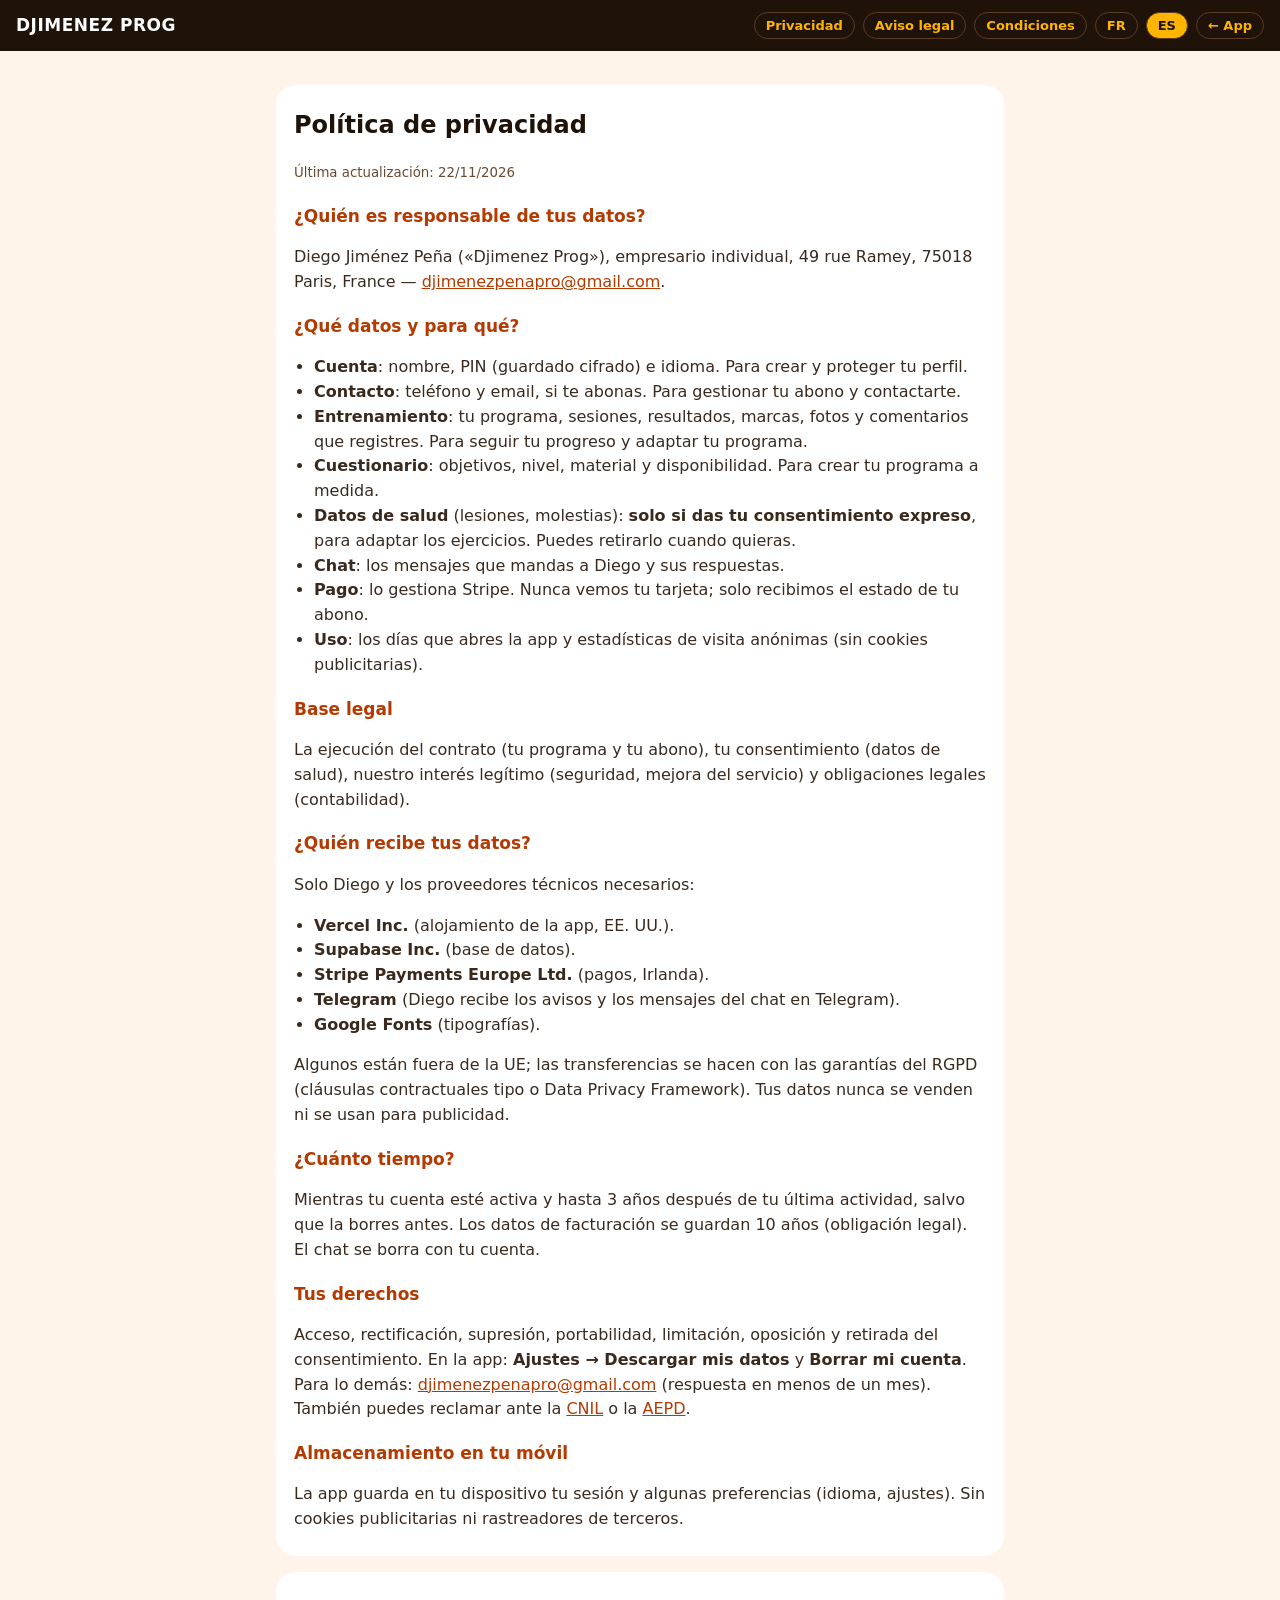
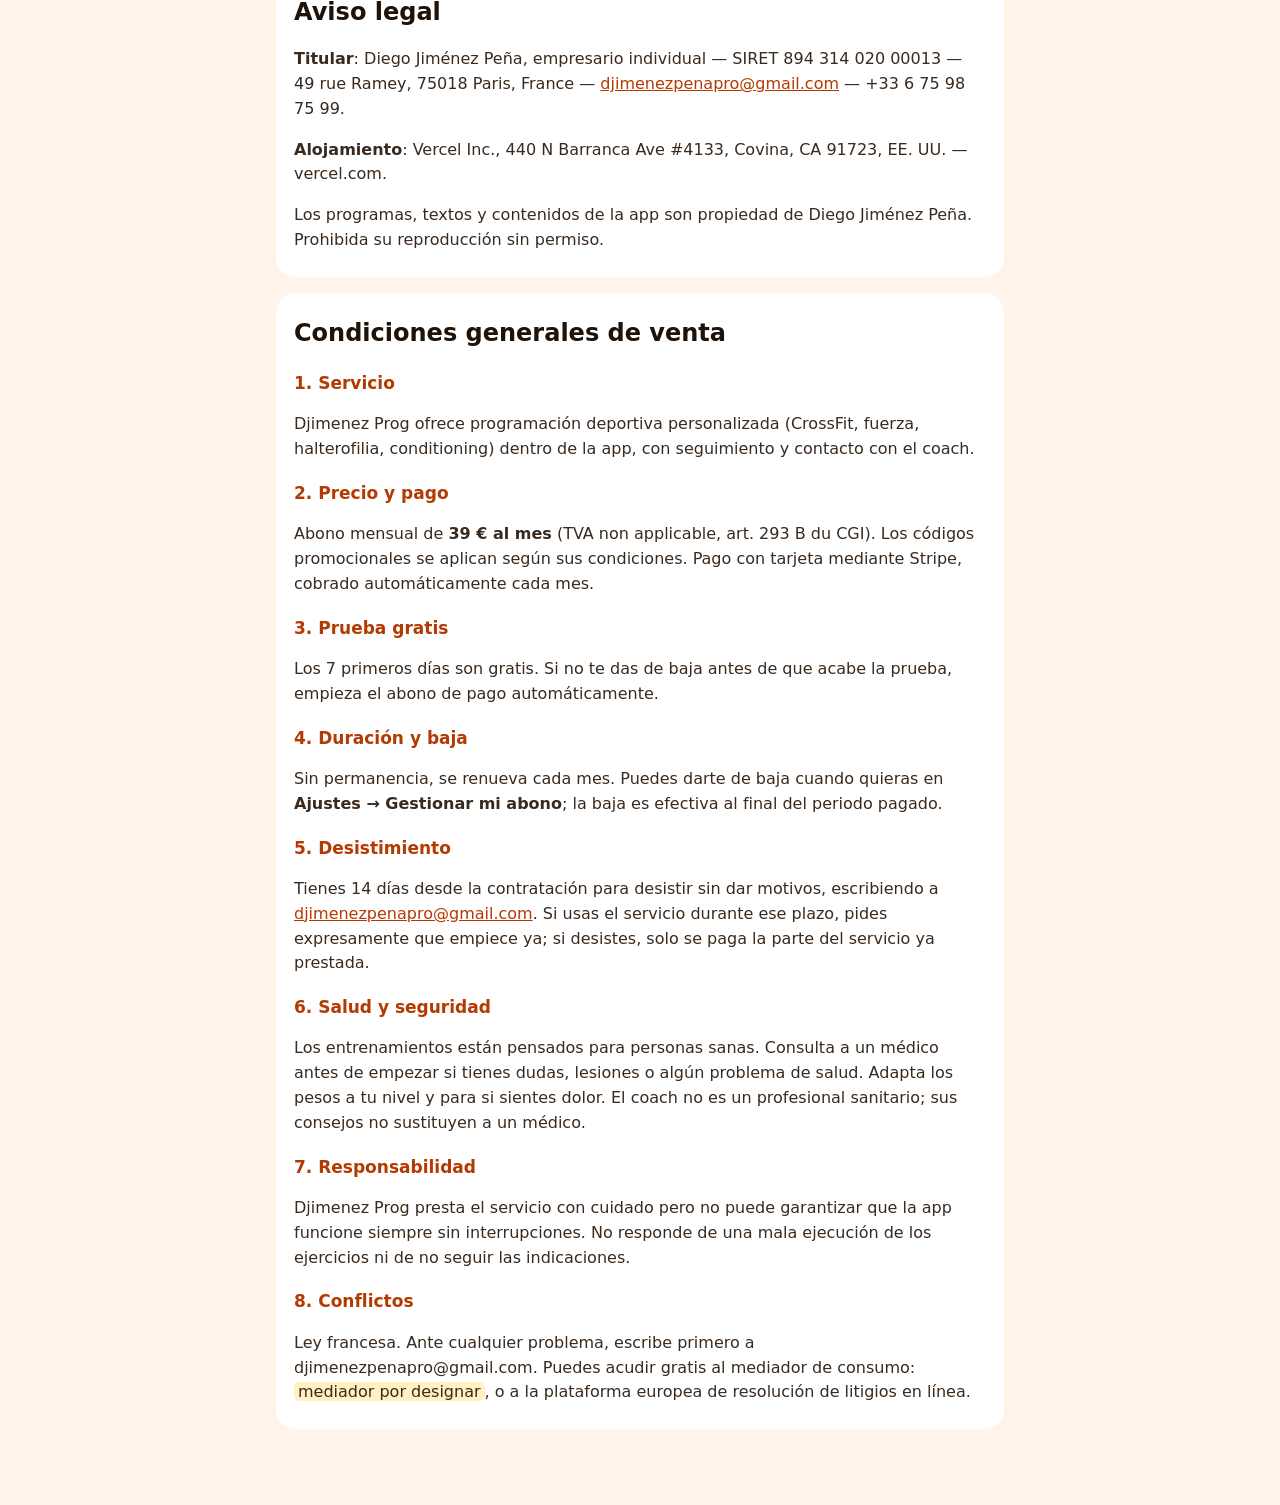
<file: web/legal.html>
<!doctype html>
<html lang="fr">
<head>
<meta charset="utf-8">
<meta name="viewport" content="width=device-width, initial-scale=1">
<meta name="robots" content="noindex">
<meta name="color-scheme" content="light only">
<title>Djimenez Prog · Legal</title>
<style>
    :root { color-scheme: only light; }
  :root { --fuego: #FF6A00; --tinta: #1F1208; --medio: #6B4A33; --crema: #FFF4EA; --borde: #F0CDB0; }
  * { box-sizing: border-box; }
  body { margin: 0; background: var(--crema); color: var(--tinta); font: 16px/1.55 system-ui, -apple-system, "Segoe UI", sans-serif; }
  header { position: sticky; top: 0; background: var(--tinta); color: #fff; padding: 12px 16px; display: flex; gap: 8px; align-items: center; flex-wrap: wrap; z-index: 2; }
  header b { font-size: 17px; letter-spacing: .03em; margin-right: auto; }
  header a, header button { color: #FFB400; background: none; border: 1px solid #5a3b25; border-radius: 999px; padding: 5px 11px; font: 600 13px system-ui; text-decoration: none; cursor: pointer; }
  header button.on { background: #FFB400; color: var(--tinta); }
  main { max-width: 760px; margin: 0 auto; padding: 18px 16px 60px; }
  section { background: #fff; border-radius: 20px; padding: 18px 18px 8px; margin: 16px 0; scroll-margin-top: 70px; }
  h1 { font-size: 24px; margin: 4px 0 10px; }
  h2 { font-size: 17px; margin: 18px 0 6px; color: #B33A00; }
  p, li { color: #3a2a1e; }
  ul { padding-left: 20px; }
  .falta { background: #FFF1C2; border-radius: 6px; padding: 0 4px; }
  small { color: var(--medio); }
  a { color: #B33A00; }
</style>
</head>
<body>
<header>
  <b>DJIMENEZ PROG</b>
  <a href="#privacidad" data-t="nav1"></a><a href="#mentions" data-t="nav2"></a><a href="#cgv" data-t="nav3"></a>
  <button data-lang="fr">FR</button><button data-lang="es">ES</button>
  <a href="/" data-t="volver"></a>
</header>
<main id="m"></main>
<script>
// Datos del responsable. Lo que falta sale resaltado en amarillo hasta que se rellene.
const D = {
  nombre: "Diego Jiménez Peña",
  marca: "Djimenez Prog",
  siret: "894 314 020 00013",
  direccion: "49 rue Ramey, 75018 Paris, France",
  email: "djimenezpenapro@gmail.com",
  tel: "+33 6 75 98 75 99",
  iva: "TVA non applicable, art. 293 B du CGI",
  mediador: "",         // ← médiateur de la consommation (obligatorio en Francia)
  precio: "39 €",
  prueba: "7",
  actualizado: "22/11/2026",
};
const falta = (v, txt) => v ? v : `<span class="falta">${txt}</span>`;

const TXT = {
fr: {
  nav1: "Confidentialité", nav2: "Mentions légales", nav3: "CGV", volver: "← Appli",
  html: () => `
<section id="privacidad">
<h1>Politique de confidentialité</h1>
<p><small>Dernière mise à jour : ${D.actualizado}</small></p>
<h2>Qui est responsable de vos données ?</h2>
<p>${D.nombre} (« ${D.marca} »), entrepreneur individuel, ${falta(D.direccion, "adresse à compléter")} — <a href="mailto:${D.email}">${D.email}</a>.</p>
<h2>Quelles données et pourquoi ?</h2>
<ul>
<li><b>Compte</b> : prénom/nom, code PIN (enregistré chiffré), langue. Pour créer et sécuriser votre profil.</li>
<li><b>Contact</b> : téléphone et e-mail, si vous vous abonnez. Pour gérer votre abonnement et vous contacter.</li>
<li><b>Entraînement</b> : votre programme, séances, résultats, records, photos et commentaires que vous enregistrez. Pour suivre vos progrès et adapter votre programme.</li>
<li><b>Questionnaire</b> : objectifs, niveau, matériel, disponibilité. Pour créer votre programme sur mesure.</li>
<li><b>Données de santé</b> (blessures, douleurs) : <b>uniquement si vous y consentez expressément</b>, pour adapter les exercices. Vous pouvez retirer ce consentement à tout moment.</li>
<li><b>Chat</b> : les messages que vous envoyez à Diego et ses réponses.</li>
<li><b>Paiement</b> : géré par Stripe. Nous ne voyons jamais votre numéro de carte ; nous recevons seulement l'état de votre abonnement.</li>
<li><b>Utilisation</b> : jours où vous ouvrez l'appli et statistiques de visite anonymes (sans cookies publicitaires).</li>
</ul>
<h2>Base légale</h2>
<p>L'exécution du contrat (votre programme et votre abonnement), votre consentement (données de santé), notre intérêt légitime (sécurité, amélioration du service) et nos obligations légales (comptabilité).</p>
<h2>Qui reçoit vos données ?</h2>
<p>Seulement Diego et les prestataires techniques nécessaires au service :</p>
<ul>
<li><b>Vercel Inc.</b> (hébergement de l'appli, États-Unis).</li>
<li><b>Supabase Inc.</b> (base de données).</li>
<li><b>Stripe Payments Europe Ltd.</b> (paiements, Irlande).</li>
<li><b>Telegram</b> (Diego reçoit les notifications et les messages du chat sur Telegram).</li>
<li><b>Google Fonts</b> (polices d'affichage).</li>
</ul>
<p>Certains de ces prestataires sont situés hors de l'Union européenne ; les transferts sont encadrés par les garanties prévues par le RGPD (clauses contractuelles types ou Data Privacy Framework). Vos données ne sont jamais vendues ni utilisées pour de la publicité.</p>
<h2>Combien de temps ?</h2>
<p>Tant que votre compte est actif, puis 3 ans après votre dernière activité, sauf si vous le supprimez avant. Les données de facturation sont conservées 10 ans (obligation légale). Le chat est supprimé avec votre compte.</p>
<h2>Vos droits</h2>
<p>Accès, rectification, effacement, portabilité, limitation, opposition et retrait du consentement. Dans l'appli : <b>Réglages → Télécharger mes données</b> et <b>Supprimer mon compte</b>. Pour toute autre demande : <a href="mailto:${D.email}">${D.email}</a> (réponse sous un mois). Vous pouvez aussi saisir la <a href="https://www.cnil.fr" target="_blank" rel="noopener">CNIL</a>.</p>
<h2>Stockage sur votre téléphone</h2>
<p>L'appli enregistre sur votre appareil votre session et quelques préférences (langue, réglages). Pas de cookies publicitaires ni de traceurs tiers.</p>
</section>

<section id="mentions">
<h1>Mentions légales</h1>
<p><b>Éditeur</b> : ${D.nombre}, entrepreneur individuel — SIRET ${falta(D.siret, "à compléter")} — ${falta(D.direccion, "adresse à compléter")} — <a href="mailto:${D.email}">${D.email}</a> — ${D.tel}.</p>
<p><b>Directeur de la publication</b> : ${D.nombre}.</p>
<p><b>Hébergeur</b> : Vercel Inc., 440 N Barranca Ave #4133, Covina, CA 91723, États-Unis — vercel.com.</p>
<p>Les programmes, textes et contenus de l'appli sont la propriété de ${D.nombre}. Toute reproduction sans autorisation est interdite.</p>
</section>

<section id="cgv">
<h1>Conditions générales de vente</h1>
<h2>1. Service</h2>
<p>${D.marca} propose une programmation sportive personnalisée (CrossFit, force, haltérophilie, conditioning) accessible dans l'appli, avec suivi et contact avec le coach.</p>
<h2>2. Prix et paiement</h2>
<p>Abonnement mensuel de <b>${D.precio} par mois</b>${D.iva ? ` (${D.iva})` : ` <span class="falta">mention TVA à compléter</span>`}. Les codes promotionnels éventuels s'appliquent selon leurs conditions. Paiement par carte via Stripe, prélevé automatiquement chaque mois.</p>
<h2>3. Essai gratuit</h2>
<p>Les ${D.prueba} premiers jours sont gratuits. Sans résiliation avant la fin de l'essai, l'abonnement payant démarre automatiquement.</p>
<h2>4. Durée et résiliation</h2>
<p>Abonnement sans engagement, renouvelé chaque mois. Résiliable à tout moment dans <b>Réglages → Gérer mon abonnement</b> ; la résiliation prend effet à la fin de la période payée.</p>
<h2>5. Droit de rétractation</h2>
<p>Vous disposez de 14 jours à compter de la souscription pour vous rétracter, sans justification, en écrivant à <a href="mailto:${D.email}">${D.email}</a>. En utilisant le service pendant ce délai, vous demandez expressément son exécution immédiate ; en cas de rétractation, seul le montant correspondant au service déjà fourni reste dû.</p>
<h2>6. Santé et sécurité</h2>
<p>Les entraînements sont proposés pour des personnes en bonne santé. Consultez un médecin avant de commencer en cas de doute, de blessure ou de problème de santé. Adaptez les charges à votre niveau et arrêtez en cas de douleur. Le coach n'est pas un professionnel de santé ; ses conseils ne remplacent pas un avis médical.</p>
<h2>7. Responsabilité</h2>
<p>${D.marca} s'engage à fournir le service avec soin mais ne peut garantir une disponibilité sans interruption de l'appli. Sa responsabilité ne saurait être engagée en cas de mauvaise exécution des exercices ou de non-respect des consignes.</p>
<h2>8. Litiges</h2>
<p>Droit français. En cas de litige, contactez d'abord ${D.email}. Vous pouvez recourir gratuitement au médiateur de la consommation : ${falta(D.mediador, "médiateur à désigner")}, ou à la plateforme européenne de règlement en ligne des litiges.</p>
</section>`,
},
es: {
  nav1: "Privacidad", nav2: "Aviso legal", nav3: "Condiciones", volver: "← App",
  html: () => `
<section id="privacidad">
<h1>Política de privacidad</h1>
<p><small>Última actualización: ${D.actualizado}</small></p>
<h2>¿Quién es responsable de tus datos?</h2>
<p>${D.nombre} («${D.marca}»), empresario individual, ${falta(D.direccion, "dirección por completar")} — <a href="mailto:${D.email}">${D.email}</a>.</p>
<h2>¿Qué datos y para qué?</h2>
<ul>
<li><b>Cuenta</b>: nombre, PIN (guardado cifrado) e idioma. Para crear y proteger tu perfil.</li>
<li><b>Contacto</b>: teléfono y email, si te abonas. Para gestionar tu abono y contactarte.</li>
<li><b>Entrenamiento</b>: tu programa, sesiones, resultados, marcas, fotos y comentarios que registres. Para seguir tu progreso y adaptar tu programa.</li>
<li><b>Cuestionario</b>: objetivos, nivel, material y disponibilidad. Para crear tu programa a medida.</li>
<li><b>Datos de salud</b> (lesiones, molestias): <b>solo si das tu consentimiento expreso</b>, para adaptar los ejercicios. Puedes retirarlo cuando quieras.</li>
<li><b>Chat</b>: los mensajes que mandas a Diego y sus respuestas.</li>
<li><b>Pago</b>: lo gestiona Stripe. Nunca vemos tu tarjeta; solo recibimos el estado de tu abono.</li>
<li><b>Uso</b>: los días que abres la app y estadísticas de visita anónimas (sin cookies publicitarias).</li>
</ul>
<h2>Base legal</h2>
<p>La ejecución del contrato (tu programa y tu abono), tu consentimiento (datos de salud), nuestro interés legítimo (seguridad, mejora del servicio) y obligaciones legales (contabilidad).</p>
<h2>¿Quién recibe tus datos?</h2>
<p>Solo Diego y los proveedores técnicos necesarios:</p>
<ul>
<li><b>Vercel Inc.</b> (alojamiento de la app, EE. UU.).</li>
<li><b>Supabase Inc.</b> (base de datos).</li>
<li><b>Stripe Payments Europe Ltd.</b> (pagos, Irlanda).</li>
<li><b>Telegram</b> (Diego recibe los avisos y los mensajes del chat en Telegram).</li>
<li><b>Google Fonts</b> (tipografías).</li>
</ul>
<p>Algunos están fuera de la UE; las transferencias se hacen con las garantías del RGPD (cláusulas contractuales tipo o Data Privacy Framework). Tus datos nunca se venden ni se usan para publicidad.</p>
<h2>¿Cuánto tiempo?</h2>
<p>Mientras tu cuenta esté activa y hasta 3 años después de tu última actividad, salvo que la borres antes. Los datos de facturación se guardan 10 años (obligación legal). El chat se borra con tu cuenta.</p>
<h2>Tus derechos</h2>
<p>Acceso, rectificación, supresión, portabilidad, limitación, oposición y retirada del consentimiento. En la app: <b>Ajustes → Descargar mis datos</b> y <b>Borrar mi cuenta</b>. Para lo demás: <a href="mailto:${D.email}">${D.email}</a> (respuesta en menos de un mes). También puedes reclamar ante la <a href="https://www.cnil.fr" target="_blank" rel="noopener">CNIL</a> o la <a href="https://www.aepd.es" target="_blank" rel="noopener">AEPD</a>.</p>
<h2>Almacenamiento en tu móvil</h2>
<p>La app guarda en tu dispositivo tu sesión y algunas preferencias (idioma, ajustes). Sin cookies publicitarias ni rastreadores de terceros.</p>
</section>

<section id="mentions">
<h1>Aviso legal</h1>
<p><b>Titular</b>: ${D.nombre}, empresario individual — SIRET ${falta(D.siret, "por completar")} — ${falta(D.direccion, "dirección por completar")} — <a href="mailto:${D.email}">${D.email}</a> — ${D.tel}.</p>
<p><b>Alojamiento</b>: Vercel Inc., 440 N Barranca Ave #4133, Covina, CA 91723, EE. UU. — vercel.com.</p>
<p>Los programas, textos y contenidos de la app son propiedad de ${D.nombre}. Prohibida su reproducción sin permiso.</p>
</section>

<section id="cgv">
<h1>Condiciones generales de venta</h1>
<h2>1. Servicio</h2>
<p>${D.marca} ofrece programación deportiva personalizada (CrossFit, fuerza, halterofilia, conditioning) dentro de la app, con seguimiento y contacto con el coach.</p>
<h2>2. Precio y pago</h2>
<p>Abono mensual de <b>${D.precio} al mes</b>${D.iva ? ` (${D.iva})` : ` <span class="falta">mención del IVA por completar</span>`}. Los códigos promocionales se aplican según sus condiciones. Pago con tarjeta mediante Stripe, cobrado automáticamente cada mes.</p>
<h2>3. Prueba gratis</h2>
<p>Los ${D.prueba} primeros días son gratis. Si no te das de baja antes de que acabe la prueba, empieza el abono de pago automáticamente.</p>
<h2>4. Duración y baja</h2>
<p>Sin permanencia, se renueva cada mes. Puedes darte de baja cuando quieras en <b>Ajustes → Gestionar mi abono</b>; la baja es efectiva al final del periodo pagado.</p>
<h2>5. Desistimiento</h2>
<p>Tienes 14 días desde la contratación para desistir sin dar motivos, escribiendo a <a href="mailto:${D.email}">${D.email}</a>. Si usas el servicio durante ese plazo, pides expresamente que empiece ya; si desistes, solo se paga la parte del servicio ya prestada.</p>
<h2>6. Salud y seguridad</h2>
<p>Los entrenamientos están pensados para personas sanas. Consulta a un médico antes de empezar si tienes dudas, lesiones o algún problema de salud. Adapta los pesos a tu nivel y para si sientes dolor. El coach no es un profesional sanitario; sus consejos no sustituyen a un médico.</p>
<h2>7. Responsabilidad</h2>
<p>${D.marca} presta el servicio con cuidado pero no puede garantizar que la app funcione siempre sin interrupciones. No responde de una mala ejecución de los ejercicios ni de no seguir las indicaciones.</p>
<h2>8. Conflictos</h2>
<p>Ley francesa. Ante cualquier problema, escribe primero a ${D.email}. Puedes acudir gratis al mediador de consumo: ${falta(D.mediador, "mediador por designar")}, o a la plataforma europea de resolución de litigios en línea.</p>
</section>`,
},
};

const q = new URLSearchParams(location.search);
let lang = q.get("lang") || (localStorage.getItem("dj_lang") || "").replace(/"/g, "") || ((navigator.languages || [navigator.language]).some((l) => /^fr/i.test(l)) ? "fr" : "es");
function pinta() {
  const T = TXT[lang] || TXT.fr;
  document.documentElement.lang = lang;
  document.querySelectorAll("[data-t]").forEach((e) => { e.textContent = T[e.dataset.t]; });
  document.querySelectorAll("[data-lang]").forEach((b) => b.classList.toggle("on", b.dataset.lang === lang));
  document.getElementById("m").innerHTML = T.html();
  if (location.hash) { const el = document.querySelector(location.hash); if (el) el.scrollIntoView(); }
}
document.querySelectorAll("[data-lang]").forEach((b) => b.onclick = () => { lang = b.dataset.lang; pinta(); });
pinta();
</script>
</body>
</html>
</file>
